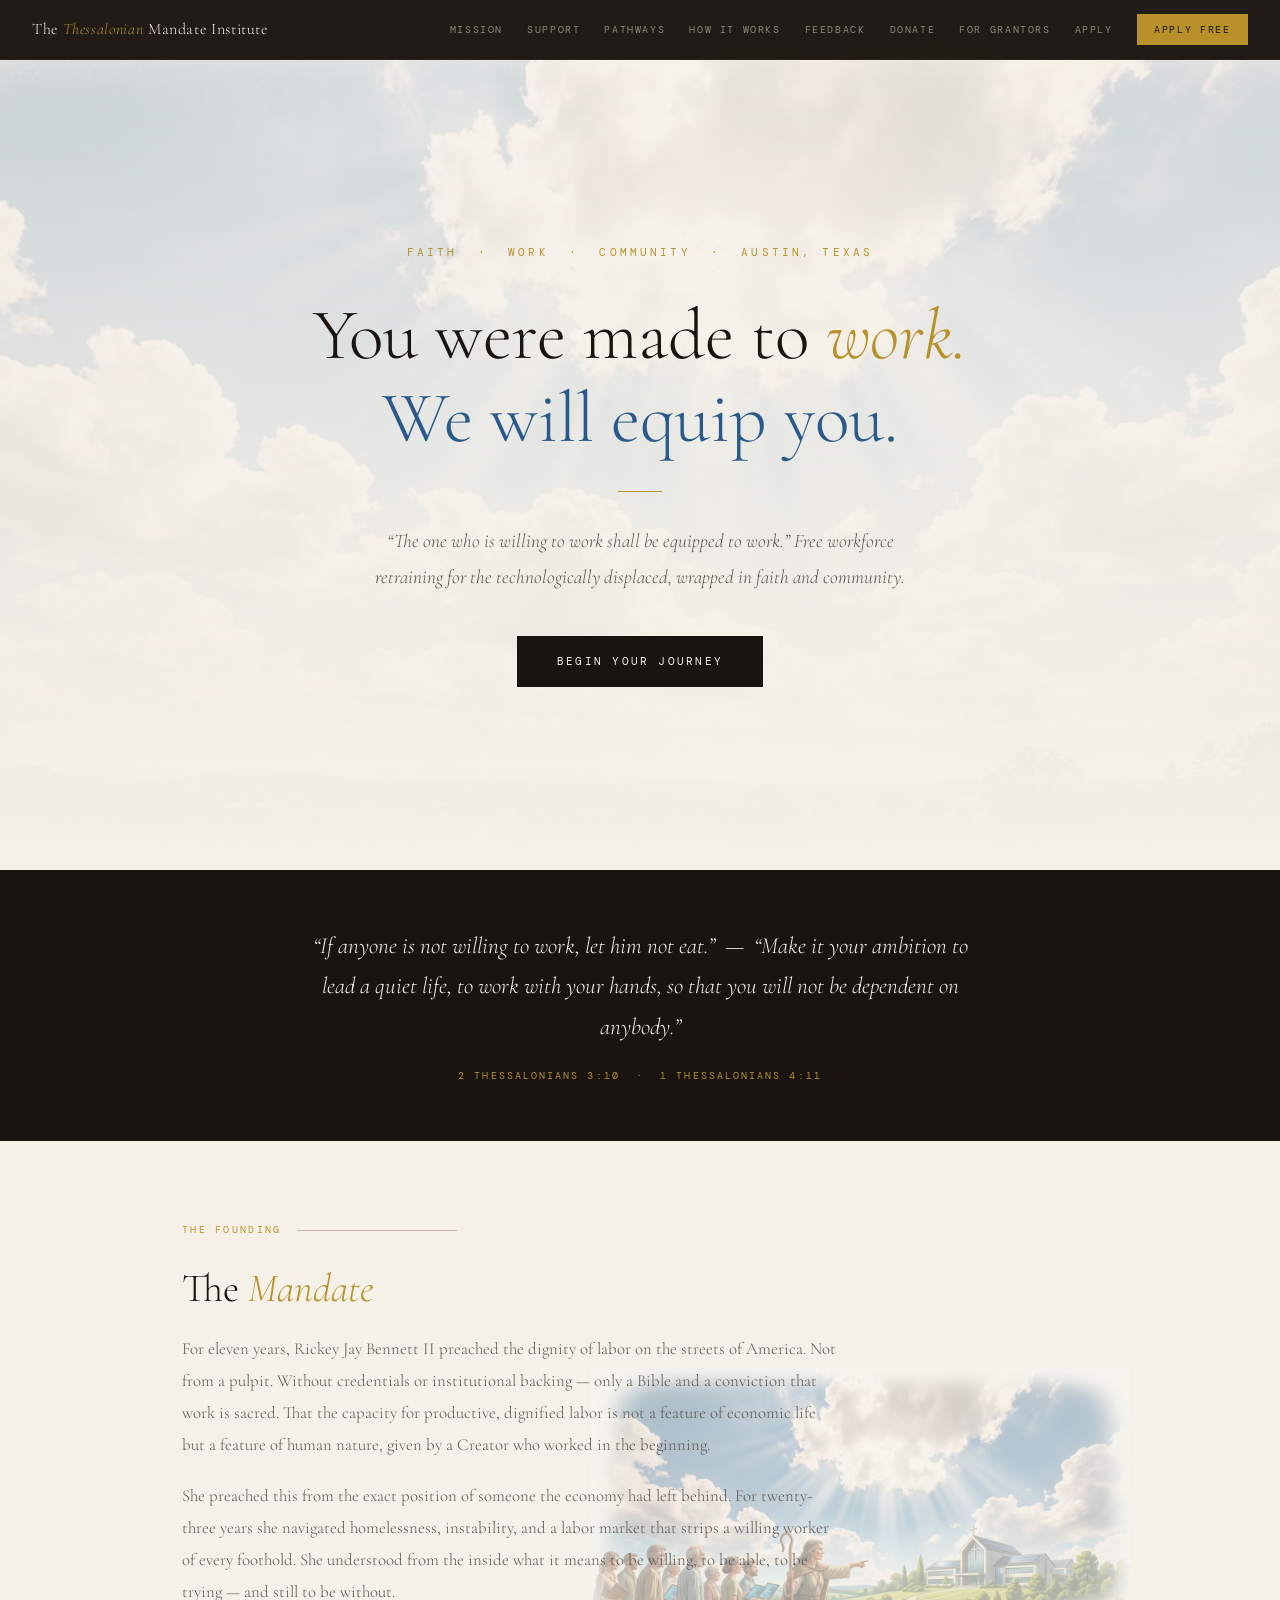
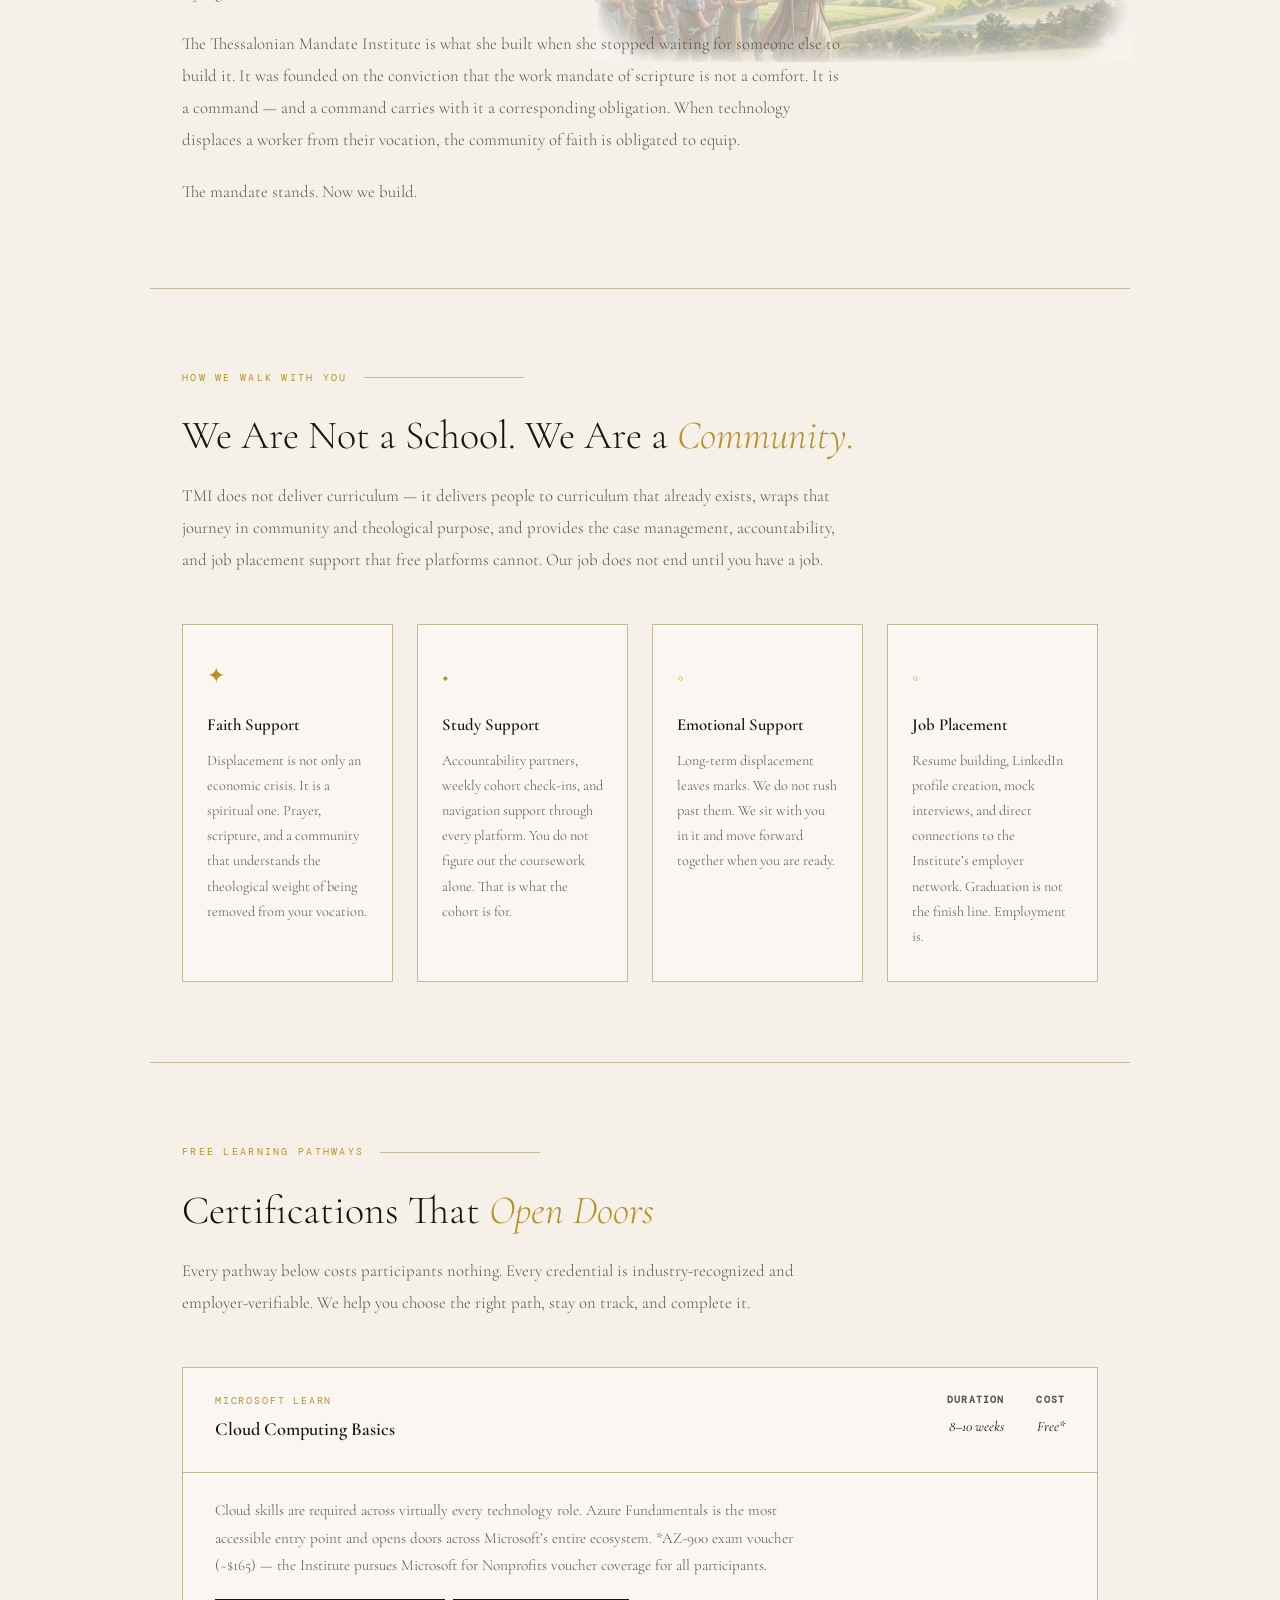
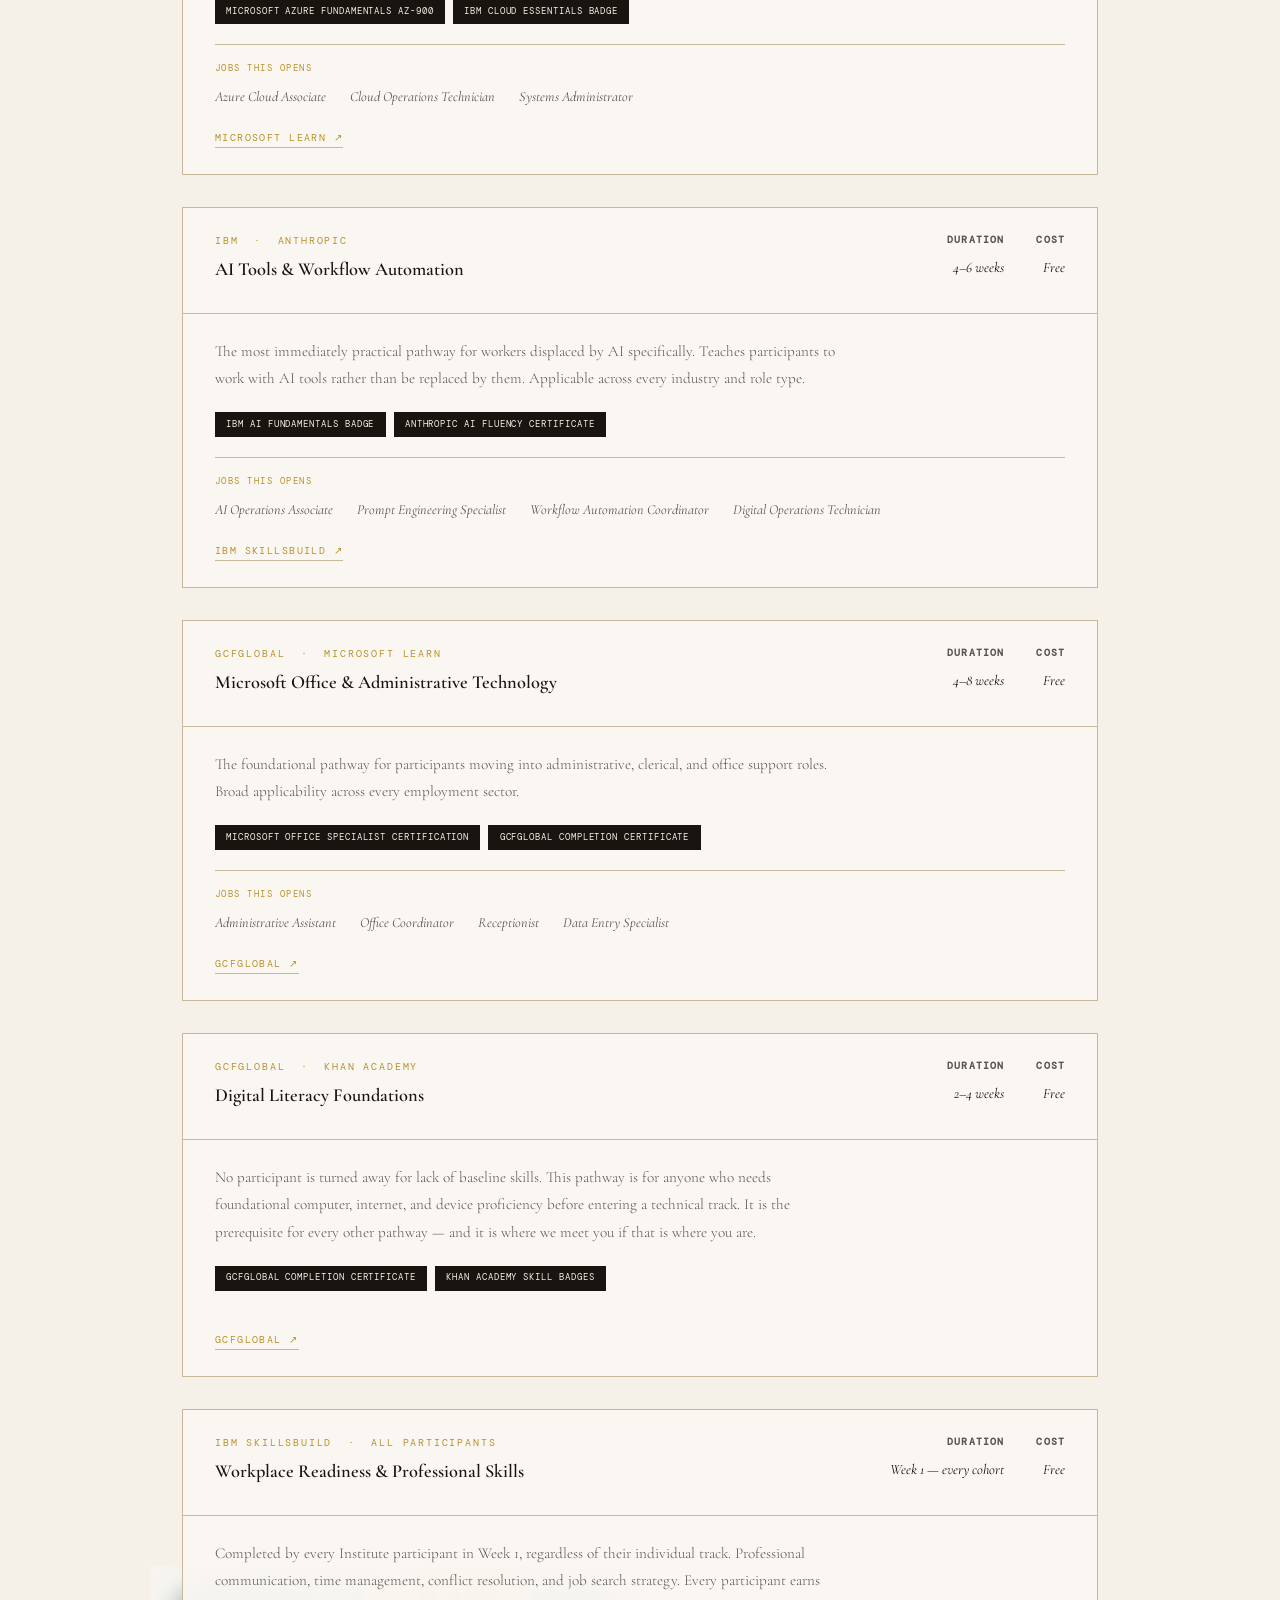
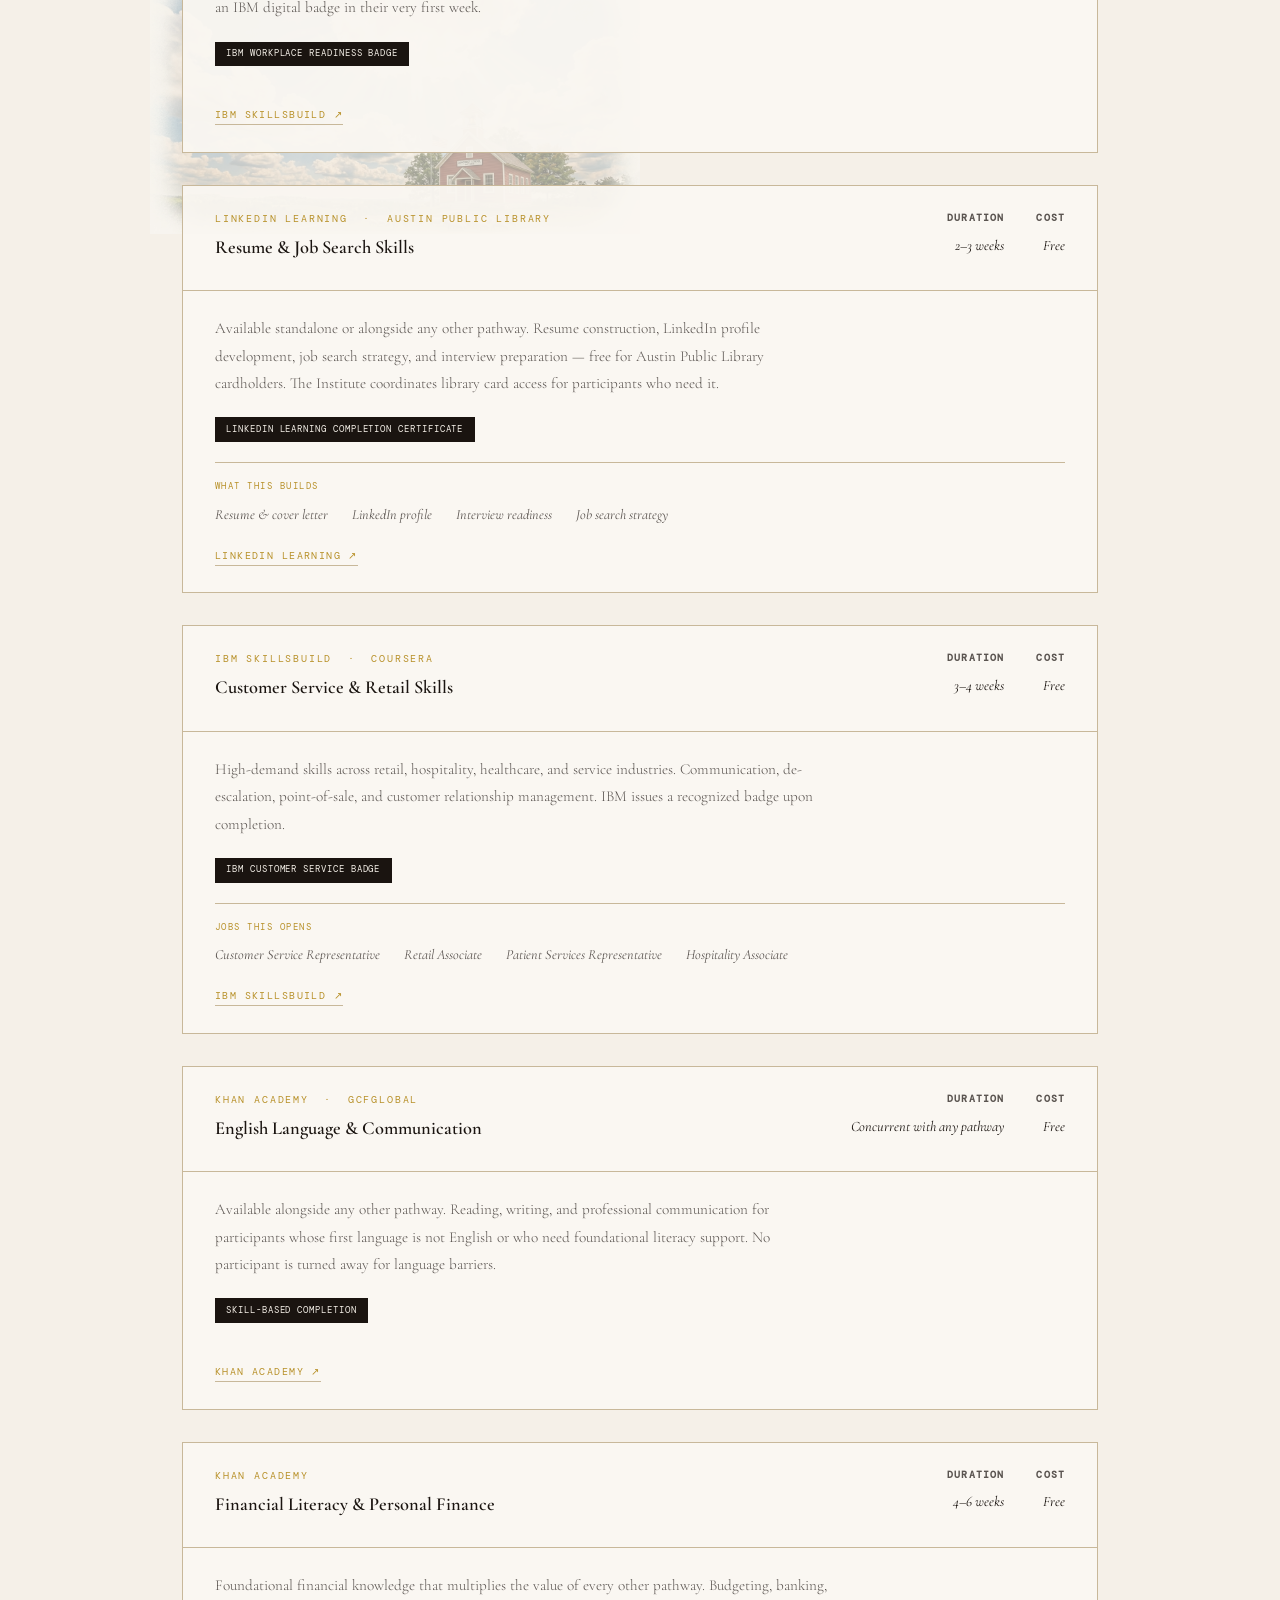
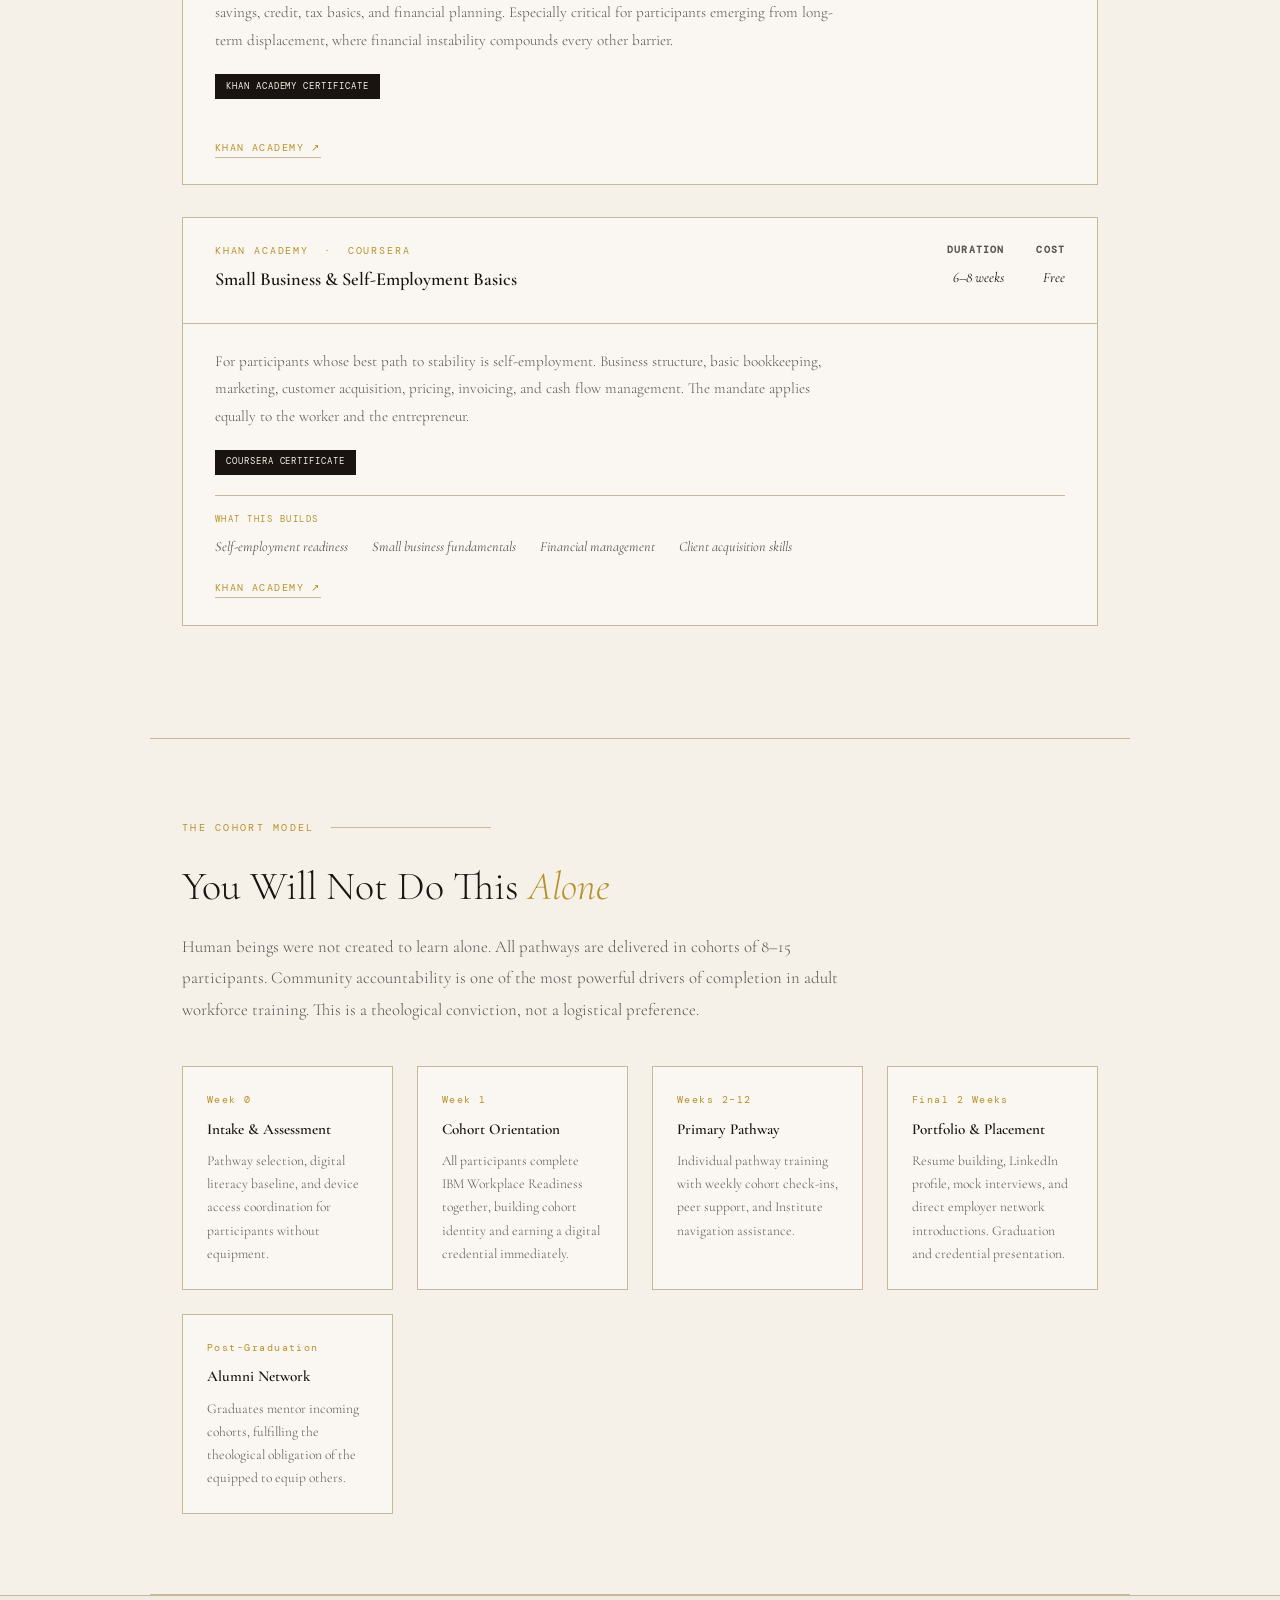
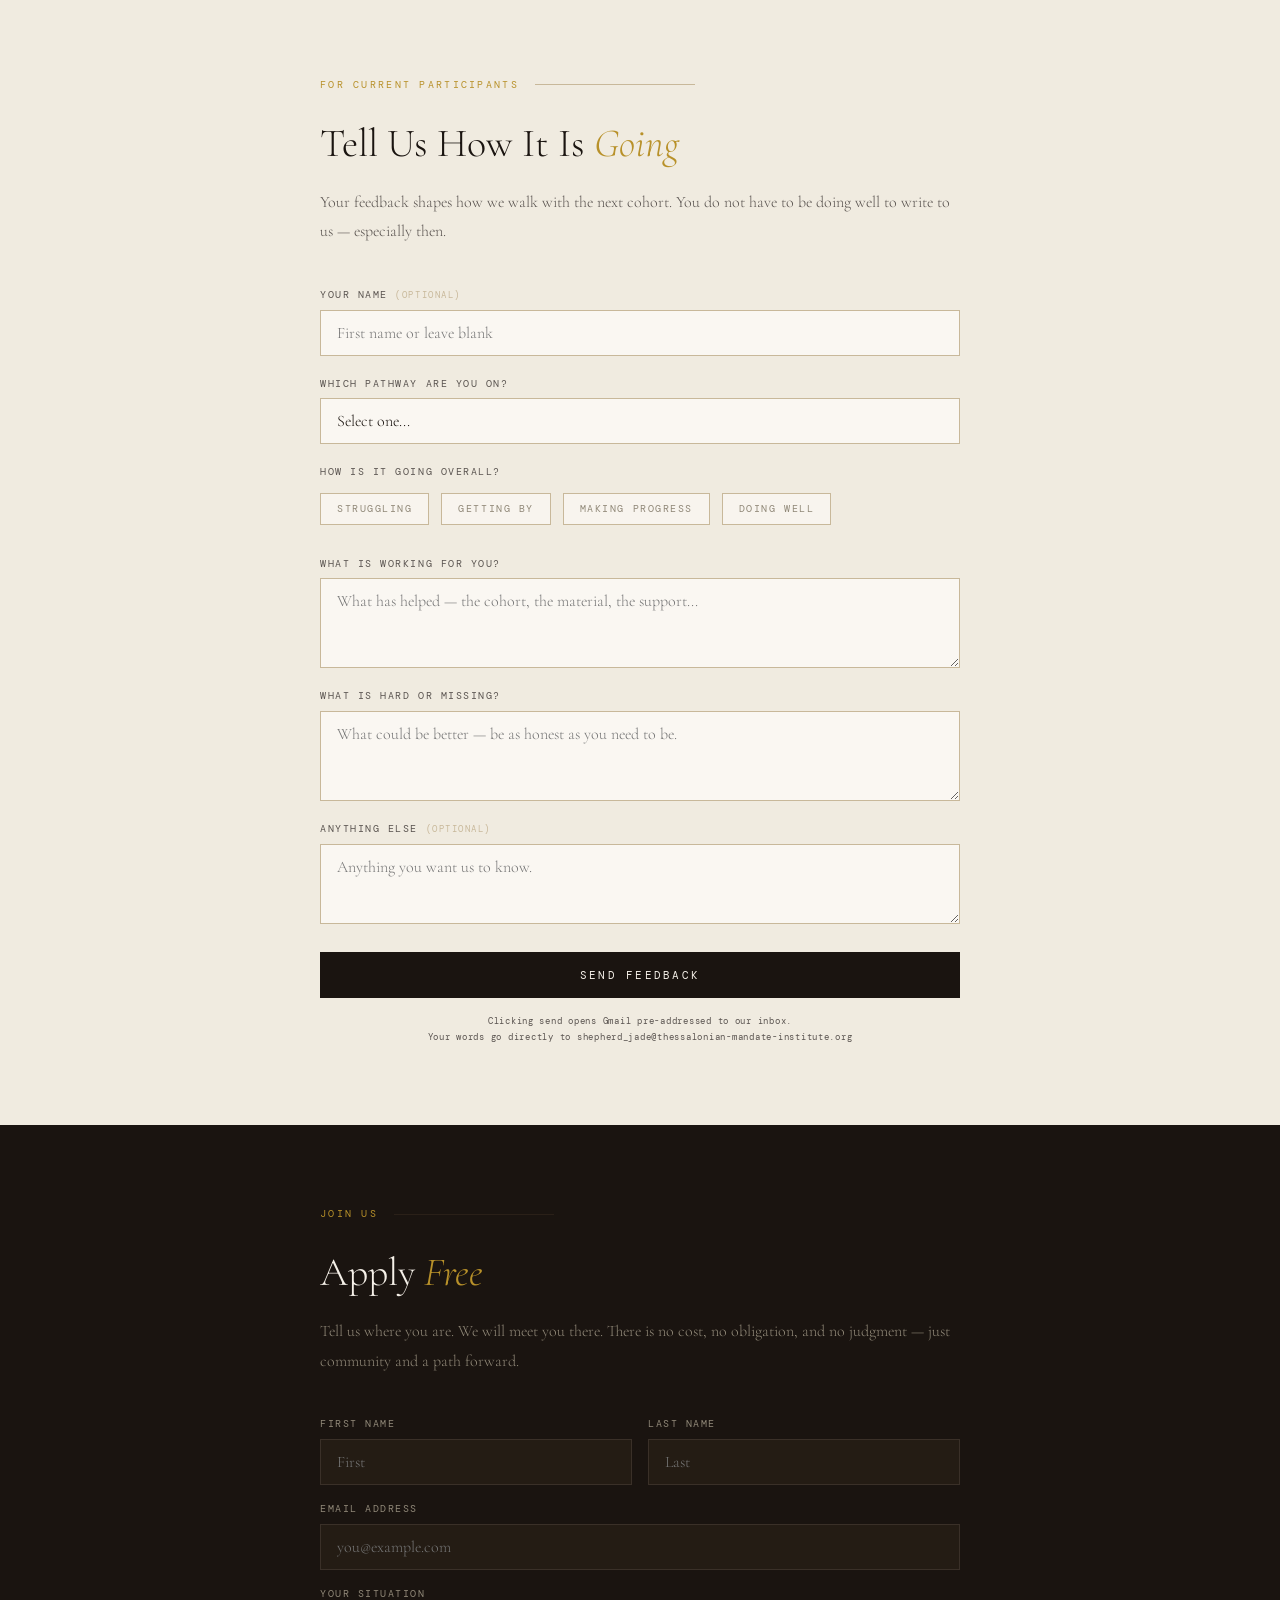
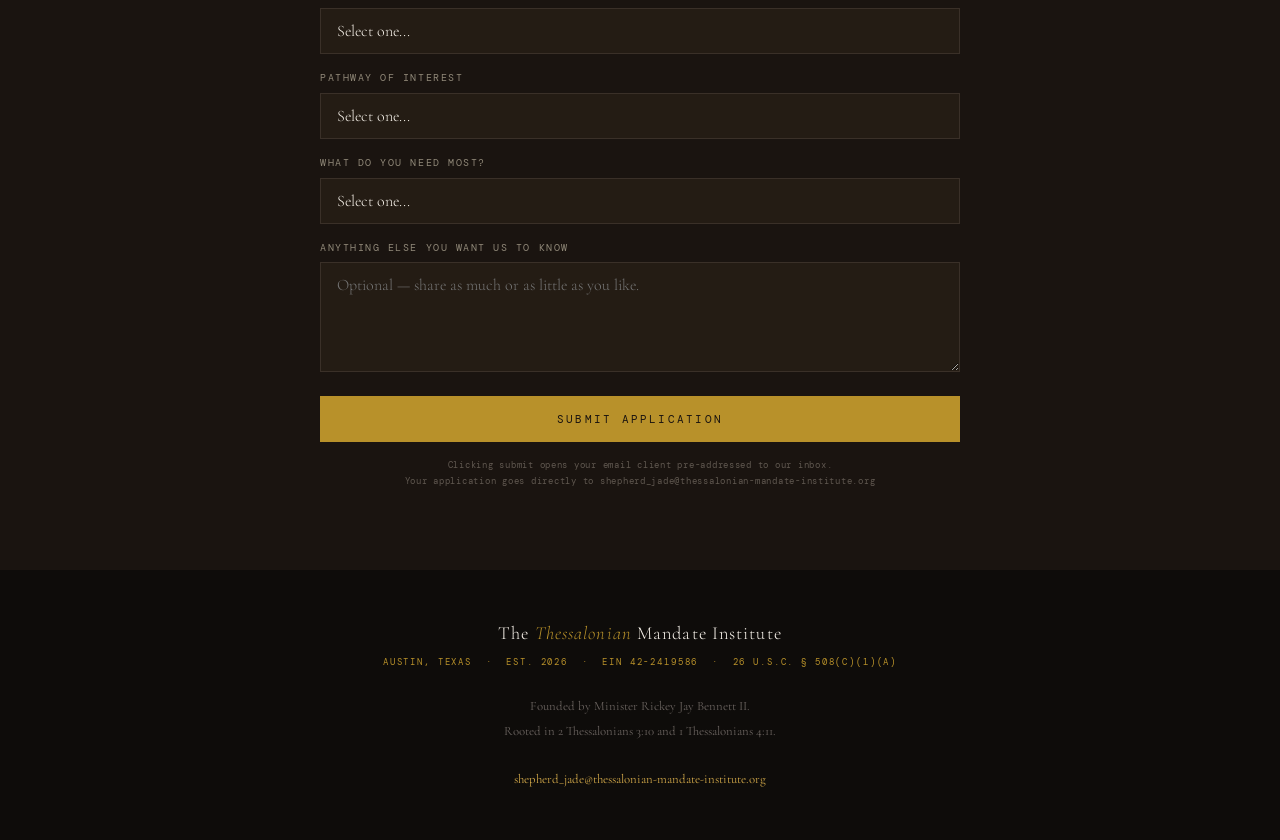
<file: index.html>
<!DOCTYPE html>
<html lang="en">
<head>
<meta charset="UTF-8">
<meta name="viewport" content="width=device-width, initial-scale=1.0">
<title>The Thessalonian Mandate Institute</title>
<link rel="preconnect" href="https://fonts.googleapis.com">
<link href="https://fonts.googleapis.com/css2?family=Cormorant+Garamond:ital,wght@0,300;0,400;0,600;1,300;1,400&family=DM+Mono:wght@300;400&display=swap" rel="stylesheet">
<link rel="stylesheet" href="style.css">
<link rel="canonical" href="https://thessalonian-mandate-institute.org/">
<style>
  :root {
    --ink: #1a1410;
    --parchment: #f5f0e8;
    --gold: #b8912a;
    --gold-light: #d4aa4a;
    --ash: #5a5450;
    --rule: #c8b89a;
    --white: #faf7f2;
    --sky-blue: #2a5a8c;
  }

  *, *::before, *::after { box-sizing: border-box; margin: 0; padding: 0; }
  html { scroll-behavior: smooth; }

  body {
    background: var(--parchment);
    color: var(--ink);
    font-family: 'Cormorant Garamond', Georgia, serif;
    font-size: 18px;
    line-height: 1.7;
    overflow-x: hidden;
  }

  .bg-fixed { position: relative; }

  .bg-fixed::before {
    content: '';
    position: fixed;
    inset: 0;
    background-image: url('sky.png');
    background-size: cover;
    background-position: center 30%;
    opacity: 0.21;
    z-index: 0;
    pointer-events: none;
  }

  nav, section, div, footer, header { position: relative; z-index: 1; }

  .section-shepherd {
    background-image: url('shepherd.png');
    background-attachment: fixed;
    background-size: 55%;
    background-position: right center;
    background-repeat: no-repeat;
  }

  .section-schoolhouse {
    background-image: url('schoolhouse.png');
    background-attachment: fixed;
    background-size: 50%;
    background-position: left center;
    background-repeat: no-repeat;
  }

  .section-shepherd::before,
  .section-schoolhouse::before {
    content: '';
    position: absolute;
    inset: 0;
    background: rgba(245,240,232,0.64);
    z-index: 0;
  }

  .section-shepherd > *, .section-schoolhouse > * { position: relative; z-index: 1; }

  nav {
    position: sticky;
    top: 0;
    background: rgba(26,20,16,0.97);
    display: flex;
    align-items: center;
    justify-content: space-between;
    padding: 0.85rem 2rem;
    gap: 1rem;
    flex-wrap: wrap;
    border-bottom: 1px solid #2a2018;
  }

  .nav-brand {
    font-family: 'Cormorant Garamond', serif;
    font-size: 1rem;
    font-weight: 300;
    color: var(--parchment);
    letter-spacing: 0.04em;
    text-decoration: none;
  }

  .nav-brand em { color: var(--gold); font-style: italic; }

  .nav-links { display: flex; gap: 1.5rem; flex-wrap: wrap; align-items: center; }

  .nav-links a {
    font-family: 'DM Mono', monospace;
    font-size: 0.63rem;
    letter-spacing: 0.16em;
    text-transform: uppercase;
    color: #908878;
    text-decoration: none;
    transition: color 0.2s;
  }

  .nav-links a:hover { color: var(--gold); }

  .nav-apply {
    font-family: 'DM Mono', monospace;
    font-size: 0.63rem;
    letter-spacing: 0.16em;
    text-transform: uppercase;
    background: var(--gold);
    color: var(--ink) !important;
    padding: 0.45rem 1.1rem;
    text-decoration: none;
    transition: background 0.2s;
  }

  .nav-apply:hover { background: var(--gold-light) !important; }

  .hero {
    min-height: 90vh;
    display: flex;
    flex-direction: column;
    align-items: center;
    justify-content: center;
    text-align: center;
    padding: 6rem 2rem;
    background: linear-gradient(to bottom, rgba(245,240,232,0.0) 0%, rgba(245,240,232,0.75) 70%, rgba(245,240,232,1) 100%);
  }

  .hero-eyebrow {
    font-family: 'DM Mono', monospace;
    font-size: 0.7rem;
    letter-spacing: 0.28em;
    text-transform: uppercase;
    color: var(--gold);
    margin-bottom: 2rem;
    animation: fadeUp 0.8s ease both;
  }

  .hero h1 {
    font-size: clamp(2.4rem, 6.5vw, 4.5rem);
    font-weight: 300;
    line-height: 1.15;
    color: var(--ink);
    animation: fadeUp 0.9s ease 0.1s both;
  }

  .hero h1 em { font-style: italic; color: var(--gold); }
  .hero h1 .line2 { color: var(--sky-blue); display: block; }

  .hero-rule { width: 44px; height: 1px; background: var(--gold); margin: 2rem auto; animation: fadeUp 1s ease 0.2s both; }

  .hero p {
    font-size: clamp(1rem, 2vw, 1.2rem);
    font-style: italic;
    font-weight: 300;
    color: var(--ash);
    max-width: 560px;
    margin: 0 auto 2.5rem;
    line-height: 1.85;
    animation: fadeUp 1s ease 0.3s both;
  }

  .hero-cta {
    display: inline-block;
    font-family: 'DM Mono', monospace;
    font-size: 0.7rem;
    letter-spacing: 0.2em;
    text-transform: uppercase;
    background: var(--ink);
    color: var(--parchment);
    padding: 1rem 2.5rem;
    text-decoration: none;
    transition: background 0.2s;
    animation: fadeUp 1s ease 0.4s both;
  }

  .hero-cta:hover { background: var(--gold); color: var(--ink); }

  .scripture-band {
    background: var(--ink);
    color: var(--parchment);
    text-align: center;
    padding: 3.5rem 2rem;
  }

  .scripture-band blockquote {
    font-size: clamp(1rem, 2.5vw, 1.45rem);
    font-style: italic;
    font-weight: 300;
    max-width: 680px;
    margin: 0 auto;
    line-height: 1.75;
  }

  .scripture-band cite {
    display: block;
    margin-top: 1.25rem;
    font-family: 'DM Mono', monospace;
    font-size: 0.65rem;
    letter-spacing: 0.2em;
    text-transform: uppercase;
    font-style: normal;
    color: var(--gold);
  }

  .section {
    max-width: 980px;
    margin: 0 auto;
    padding: 5rem 2rem;
    border-bottom: 1px solid var(--rule);
  }

  .section:last-of-type { border-bottom: none; }

  .section-label {
    font-family: 'DM Mono', monospace;
    font-size: 0.65rem;
    letter-spacing: 0.22em;
    text-transform: uppercase;
    color: var(--gold);
    margin-bottom: 1.5rem;
    display: flex;
    align-items: center;
    gap: 1rem;
  }

  .section-label::after { content: ''; flex: 1; height: 1px; background: var(--rule); max-width: 160px; }

  .section-title {
    font-size: clamp(1.5rem, 3.5vw, 2.5rem);
    font-weight: 300;
    line-height: 1.25;
    margin-bottom: 1.25rem;
  }

  .section-title em { color: var(--gold); font-style: italic; }

  .body-text { color: var(--ash); font-size: 1.05rem; line-height: 1.9; font-weight: 300; max-width: 660px; }

  .pillars {
    display: grid;
    grid-template-columns: repeat(auto-fit, minmax(200px, 1fr));
    gap: 1.5rem;
    margin-top: 3rem;
  }

  .pillar {
    padding: 2rem 1.5rem;
    border: 1px solid var(--rule);
    background: rgba(250,247,242,0.92);
    transition: border-color 0.2s, transform 0.2s;
  }

  .pillar:hover { border-color: var(--gold); transform: translateY(-3px); }
  .pillar-icon { font-size: 1.4rem; color: var(--gold); display: block; margin-bottom: 1rem; }
  .pillar h3 { font-size: 1.05rem; font-weight: 600; margin-bottom: 0.5rem; }
  .pillar p { font-size: 0.9rem; color: var(--ash); font-weight: 300; line-height: 1.75; }

  /* PATHWAY CARDS */
  .pathway {
    border: 1px solid var(--rule);
    background: rgba(250,247,242,0.95);
    margin-bottom: 2rem;
    overflow: hidden;
  }

  .pathway-header {
    display: flex;
    align-items: flex-start;
    justify-content: space-between;
    padding: 1.5rem 2rem;
    border-bottom: 1px solid var(--rule);
    flex-wrap: wrap;
    gap: 1rem;
  }

  .pathway-provider {
    font-family: 'DM Mono', monospace;
    font-size: 0.63rem;
    letter-spacing: 0.18em;
    text-transform: uppercase;
    color: var(--gold);
    margin-bottom: 0.3rem;
  }

  .pathway-header h3 { font-size: 1.15rem; font-weight: 600; margin-bottom: 0.2rem; }

  .pathway-meta-row {
    display: flex;
    gap: 2rem;
    flex-wrap: wrap;
  }

  .pathway-meta {
    text-align: right;
  }

  .pathway-meta strong {
    display: block;
    font-family: 'DM Mono', monospace;
    font-size: 0.6rem;
    letter-spacing: 0.12em;
    text-transform: uppercase;
    color: var(--ash);
    margin-bottom: 0.15rem;
  }

  .pathway-meta span {
    font-size: 0.9rem;
    color: var(--ink);
    font-style: italic;
  }

  .pathway-body { padding: 1.5rem 2rem; }

  .pathway-desc {
    font-size: 0.95rem;
    color: var(--ash);
    font-weight: 300;
    line-height: 1.8;
    margin-bottom: 1.25rem;
    max-width: 620px;
  }

  .certs-list { display: flex; flex-wrap: wrap; gap: 0.5rem; margin-bottom: 1.25rem; }

  .cert-tag {
    font-family: 'DM Mono', monospace;
    font-size: 0.58rem;
    letter-spacing: 0.1em;
    text-transform: uppercase;
    background: var(--ink);
    color: var(--parchment);
    padding: 0.28rem 0.7rem;
  }

  .jobs-row { border-top: 1px solid var(--rule); padding-top: 1rem; margin-top: 0.25rem; }

  .jobs-label {
    font-family: 'DM Mono', monospace;
    font-size: 0.58rem;
    letter-spacing: 0.16em;
    text-transform: uppercase;
    color: var(--gold);
    margin-bottom: 0.5rem;
  }

  .jobs-list { display: flex; flex-wrap: wrap; gap: 0.4rem 1.5rem; }
  .jobs-list span { font-size: 0.88rem; color: var(--ash); font-style: italic; }

  .pathway-link {
    display: inline-block;
    margin-top: 1.25rem;
    font-family: 'DM Mono', monospace;
    font-size: 0.63rem;
    letter-spacing: 0.14em;
    text-transform: uppercase;
    color: var(--gold);
    text-decoration: none;
    border-bottom: 1px solid var(--rule);
    padding-bottom: 1px;
    transition: color 0.2s, border-color 0.2s;
  }

  .pathway-link:hover { color: var(--ink); border-color: var(--ink); }

  /* COHORT MODEL */
  .cohort-steps {
    display: grid;
    grid-template-columns: repeat(auto-fit, minmax(180px, 1fr));
    gap: 1.5rem;
    margin-top: 2.5rem;
  }

  .cohort-step {
    padding: 1.5rem;
    border: 1px solid var(--rule);
    background: rgba(250,247,242,0.92);
  }

  .step-num {
    font-family: 'DM Mono', monospace;
    font-size: 0.65rem;
    letter-spacing: 0.14em;
    color: var(--gold);
    margin-bottom: 0.5rem;
  }

  .cohort-step h4 { font-size: 0.95rem; font-weight: 600; margin-bottom: 0.4rem; }
  .cohort-step p { font-size: 0.85rem; color: var(--ash); font-weight: 300; line-height: 1.7; }

  /* FEEDBACK */
  .feedback-section { background: #f0ebe0; padding: 5rem 2rem; border-top: 1px solid var(--rule); }
  .feedback-inner { max-width: 640px; margin: 0 auto; }

  .feedback-rating {
    display: flex;
    gap: 0.75rem;
    flex-wrap: wrap;
    margin-bottom: 0.25rem;
  }

  .feedback-rating input[type="radio"] { display: none; }

  .feedback-rating label {
    font-family: 'DM Mono', monospace;
    font-size: 0.63rem;
    letter-spacing: 0.12em;
    text-transform: uppercase;
    border: 1px solid var(--rule);
    padding: 0.45rem 1rem;
    cursor: pointer;
    color: var(--ash);
    background: rgba(250,247,242,0.8);
    transition: border-color 0.2s, color 0.2s, background 0.2s;
  }

  .feedback-rating input[type="radio"]:checked + label {
    border-color: var(--gold);
    color: var(--ink);
    background: var(--parchment);
  }

  .feedback-rating label:hover { border-color: var(--gold-light); color: var(--ink); }

  /* CONTACT */
  .contact-section { background: var(--ink); padding: 5rem 2rem; }
  .contact-inner { max-width: 640px; margin: 0 auto; }
  .contact-inner .section-label { color: var(--gold); }
  .contact-inner .section-label::after { background: #2a2018; }
  .contact-inner .section-title { color: var(--parchment); }

  .contact-intro {
    color: #908878;
    font-size: 1rem;
    font-weight: 300;
    line-height: 1.85;
    margin-bottom: 2.5rem;
  }

  .form-row { display: grid; grid-template-columns: 1fr 1fr; gap: 1rem; }

  .form-group { display: flex; flex-direction: column; margin-bottom: 1rem; }

  .form-group label {
    font-family: 'DM Mono', monospace;
    font-size: 0.6rem;
    letter-spacing: 0.16em;
    text-transform: uppercase;
    color: #908878;
    margin-bottom: 0.4rem;
  }

  .form-group input,
  .form-group select,
  .form-group textarea {
    background: #241c14;
    border: 1px solid #3a3028;
    color: var(--parchment);
    font-family: 'Cormorant Garamond', serif;
    font-size: 1rem;
    font-weight: 300;
    padding: 0.75rem 1rem;
    outline: none;
    transition: border-color 0.2s;
    -webkit-appearance: none;
    border-radius: 0;
  }

  .form-group input:focus,
  .form-group select:focus,
  .form-group textarea:focus { border-color: var(--gold); }

  .form-group select option { background: #241c14; }
  .form-group textarea { resize: vertical; min-height: 110px; }

  .form-submit {
    font-family: 'DM Mono', monospace;
    font-size: 0.7rem;
    letter-spacing: 0.2em;
    text-transform: uppercase;
    background: var(--gold);
    color: var(--ink);
    border: none;
    padding: 1rem 2.5rem;
    cursor: pointer;
    transition: background 0.2s;
    margin-top: 0.5rem;
    border-radius: 0;
    width: 100%;
  }

  .form-submit:hover { background: var(--gold-light); }

  .form-notice {
    font-family: 'DM Mono', monospace;
    font-size: 0.58rem;
    letter-spacing: 0.08em;
    color: #605850;
    margin-top: 1rem;
    line-height: 1.7;
    text-align: center;
  }

  /* FOOTER */
  footer { background: #0e0c0a; color: #6b6460; text-align: center; padding: 3rem 2rem; }

  .footer-name {
    font-family: 'Cormorant Garamond', serif;
    font-size: 1.15rem;
    font-weight: 300;
    letter-spacing: 0.06em;
    color: var(--parchment);
    margin-bottom: 0.35rem;
  }

  .footer-name em { color: var(--gold); font-style: italic; }

  .footer-mono {
    font-family: 'DM Mono', monospace;
    font-size: 0.58rem;
    letter-spacing: 0.2em;
    text-transform: uppercase;
    color: var(--gold);
    margin-bottom: 1.5rem;
  }

  footer p { font-size: 0.8rem; line-height: 1.9; }
  footer a { color: var(--gold-light); text-decoration: none; }
  footer a:hover { color: var(--parchment); }

  @keyframes fadeUp {
    from { opacity: 0; transform: translateY(20px); }
    to   { opacity: 1; transform: translateY(0); }
  }

  .fade-up { opacity: 0; transform: translateY(18px); transition: opacity 0.7s ease, transform 0.7s ease; }
  .fade-up.visible { opacity: 1; transform: translateY(0); }

  @media (max-width: 680px) {
    .form-row { grid-template-columns: 1fr; }
    .pillars { grid-template-columns: 1fr 1fr; }
    .pathway-header { flex-direction: column; }
    .pathway-meta { text-align: left; }
    .cohort-steps { grid-template-columns: 1fr 1fr; }
  }

  @media (max-width: 440px) {
    .pillars { grid-template-columns: 1fr; }
    .cohort-steps { grid-template-columns: 1fr; }
  }
</style>
</head>
<body class="bg-fixed">

<nav>
  <a href="#" class="nav-brand">The <em>Thessalonian</em> Mandate Institute</a>
  <div class="nav-links">
    <a href="#mission">Mission</a>
    <a href="#support">Support</a>
    <a href="#pathways">Pathways</a>
    <a href="#model">How It Works</a>
    <a href="#feedback">Feedback</a>
    <a href="donors.html">Donate</a>
    <a href="grantors.html">For Grantors</a>
    <a href="#apply">Apply</a>
    <a href="#apply" class="nav-apply">Apply Free</a>
  </div>
</nav>

<header class="hero">
  <div class="hero-eyebrow">Faith &nbsp;&#183;&nbsp; Work &nbsp;&#183;&nbsp; Community &nbsp;&#183;&nbsp; Austin, Texas</div>
  <h1>
    You were made to <em>work.</em>
    <span class="line2">We will equip you.</span>
  </h1>
  <div class="hero-rule"></div>
  <p>&#8220;The one who is willing to work shall be equipped to work.&#8221; Free workforce retraining for the technologically displaced, wrapped in faith and community.</p>
  <a href="#apply" class="hero-cta">Begin Your Journey</a>
</header>

<div class="scripture-band">
  <blockquote>
    &#8220;If anyone is not willing to work, let him not eat.&#8221; &nbsp;&#8212;&nbsp; &#8220;Make it your ambition to lead a quiet life, to work with your hands, so that you will not be dependent on anybody.&#8221;
  </blockquote>
  <cite>2 Thessalonians 3:10 &nbsp;&#183;&nbsp; 1 Thessalonians 4:11</cite>
</div>

<!-- MISSION -->
<div class="section section-shepherd fade-up" id="mission">
  <div class="section-label">The Founding</div>
  <h2 class="section-title">The <em>Mandate</em></h2>
  <p class="body-text">
    For eleven years, Rickey Jay Bennett II preached the dignity of labor on the streets of America. Not from a pulpit. Without credentials or institutional backing &#8212; only a Bible and a conviction that work is sacred. That the capacity for productive, dignified labor is not a feature of economic life but a feature of human nature, given by a Creator who worked in the beginning.
  </p>
  <p class="body-text" style="margin-top:1.25rem;">
    She preached this from the exact position of someone the economy had left behind. For twenty-three years she navigated homelessness, instability, and a labor market that strips a willing worker of every foothold. She understood from the inside what it means to be willing, to be able, to be trying &#8212; and still to be without.
  </p>
  <p class="body-text" style="margin-top:1.25rem;">
    The Thessalonian Mandate Institute is what she built when she stopped waiting for someone else to build it. It was founded on the conviction that the work mandate of scripture is not a comfort. It is a command &#8212; and a command carries with it a corresponding obligation. When technology displaces a worker from their vocation, the community of faith is obligated to equip.
  </p>
  <p class="body-text" style="margin-top:1.25rem;">
    The mandate stands. Now we build.
  </p>
</div>

<!-- SUPPORT PILLARS -->
<div class="section fade-up" id="support">
  <div class="section-label">How We Walk With You</div>
  <h2 class="section-title">We Are Not a School. We Are a <em>Community.</em></h2>
  <p class="body-text">
    TMI does not deliver curriculum &#8212; it delivers people to curriculum that already exists, wraps that journey in community and theological purpose, and provides the case management, accountability, and job placement support that free platforms cannot. Our job does not end until you have a job.
  </p>
  <div class="pillars">
    <div class="pillar">
      <span class="pillar-icon">&#10022;</span>
      <h3>Faith Support</h3>
      <p>Displacement is not only an economic crisis. It is a spiritual one. Prayer, scripture, and a community that understands the theological weight of being removed from your vocation.</p>
    </div>
    <div class="pillar">
      <span class="pillar-icon">&#9670;</span>
      <h3>Study Support</h3>
      <p>Accountability partners, weekly cohort check-ins, and navigation support through every platform. You do not figure out the coursework alone. That is what the cohort is for.</p>
    </div>
    <div class="pillar">
      <span class="pillar-icon">&#9671;</span>
      <h3>Emotional Support</h3>
      <p>Long-term displacement leaves marks. We do not rush past them. We sit with you in it and move forward together when you are ready.</p>
    </div>
    <div class="pillar">
      <span class="pillar-icon">&#9633;</span>
      <h3>Job Placement</h3>
      <p>Resume building, LinkedIn profile creation, mock interviews, and direct connections to the Institute&#8217;s employer network. Graduation is not the finish line. Employment is.</p>
    </div>
  </div>
</div>

<!-- PATHWAYS -->
<div class="section section-schoolhouse fade-up" id="pathways">
  <div class="section-label">Free Learning Pathways</div>
  <h2 class="section-title">Certifications That <em>Open Doors</em></h2>
  <p class="body-text">
    Every pathway below costs participants nothing. Every credential is industry-recognized and employer-verifiable. We help you choose the right path, stay on track, and complete it.
  </p>

  <div class="pathway" style="margin-top:3rem;">
    <div class="pathway-header">
      <div>
        <div class="pathway-provider">Microsoft Learn</div>
        <h3>Cloud Computing Basics</h3>
      </div>
      <div class="pathway-meta-row">
        <div class="pathway-meta"><strong>Duration</strong><span>8&#8211;10 weeks</span></div>
        <div class="pathway-meta"><strong>Cost</strong><span>Free*</span></div>
      </div>
    </div>
    <div class="pathway-body">
      <p class="pathway-desc">Cloud skills are required across virtually every technology role. Azure Fundamentals is the most accessible entry point and opens doors across Microsoft&#8217;s entire ecosystem. *AZ-900 exam voucher (~$165) &#8212; the Institute pursues Microsoft for Nonprofits voucher coverage for all participants.</p>
      <div class="certs-list">
        <span class="cert-tag">Microsoft Azure Fundamentals AZ-900</span>
        <span class="cert-tag">IBM Cloud Essentials Badge</span>
      </div>
      <div class="jobs-row">
        <div class="jobs-label">Jobs This Opens</div>
        <div class="jobs-list">
          <span>Azure Cloud Associate</span>
          <span>Cloud Operations Technician</span>
          <span>Systems Administrator</span>
        </div>
      </div>
      <a href="https://learn.microsoft.com" target="_blank" rel="noopener" class="pathway-link">Microsoft Learn &#8599;</a>
    </div>
  </div>

  <div class="pathway">
    <div class="pathway-header">
      <div>
        <div class="pathway-provider">IBM &nbsp;&#183;&nbsp; Anthropic</div>
        <h3>AI Tools &amp; Workflow Automation</h3>
      </div>
      <div class="pathway-meta-row">
        <div class="pathway-meta"><strong>Duration</strong><span>4&#8211;6 weeks</span></div>
        <div class="pathway-meta"><strong>Cost</strong><span>Free</span></div>
      </div>
    </div>
    <div class="pathway-body">
      <p class="pathway-desc">The most immediately practical pathway for workers displaced by AI specifically. Teaches participants to work with AI tools rather than be replaced by them. Applicable across every industry and role type.</p>
      <div class="certs-list">
        <span class="cert-tag">IBM AI Fundamentals Badge</span>
        <span class="cert-tag">Anthropic AI Fluency Certificate</span>
      </div>
      <div class="jobs-row">
        <div class="jobs-label">Jobs This Opens</div>
        <div class="jobs-list">
          <span>AI Operations Associate</span>
          <span>Prompt Engineering Specialist</span>
          <span>Workflow Automation Coordinator</span>
          <span>Digital Operations Technician</span>
        </div>
      </div>
      <a href="https://skillsbuild.org" target="_blank" rel="noopener" class="pathway-link">IBM SkillsBuild &#8599;</a>
    </div>
  </div>

  <div class="pathway">
    <div class="pathway-header">
      <div>
        <div class="pathway-provider">GCFGlobal &nbsp;&#183;&nbsp; Microsoft Learn</div>
        <h3>Microsoft Office &amp; Administrative Technology</h3>
      </div>
      <div class="pathway-meta-row">
        <div class="pathway-meta"><strong>Duration</strong><span>4&#8211;8 weeks</span></div>
        <div class="pathway-meta"><strong>Cost</strong><span>Free</span></div>
      </div>
    </div>
    <div class="pathway-body">
      <p class="pathway-desc">The foundational pathway for participants moving into administrative, clerical, and office support roles. Broad applicability across every employment sector.</p>
      <div class="certs-list">
        <span class="cert-tag">Microsoft Office Specialist Certification</span>
        <span class="cert-tag">GCFGlobal Completion Certificate</span>
      </div>
      <div class="jobs-row">
        <div class="jobs-label">Jobs This Opens</div>
        <div class="jobs-list">
          <span>Administrative Assistant</span>
          <span>Office Coordinator</span>
          <span>Receptionist</span>
          <span>Data Entry Specialist</span>
        </div>
      </div>
      <a href="https://gcfglobal.org" target="_blank" rel="noopener" class="pathway-link">GCFGlobal &#8599;</a>
    </div>
  </div>

  <div class="pathway">
    <div class="pathway-header">
      <div>
        <div class="pathway-provider">GCFGlobal &nbsp;&#183;&nbsp; Khan Academy</div>
        <h3>Digital Literacy Foundations</h3>
      </div>
      <div class="pathway-meta-row">
        <div class="pathway-meta"><strong>Duration</strong><span>2&#8211;4 weeks</span></div>
        <div class="pathway-meta"><strong>Cost</strong><span>Free</span></div>
      </div>
    </div>
    <div class="pathway-body">
      <p class="pathway-desc">No participant is turned away for lack of baseline skills. This pathway is for anyone who needs foundational computer, internet, and device proficiency before entering a technical track. It is the prerequisite for every other pathway &#8212; and it is where we meet you if that is where you are.</p>
      <div class="certs-list">
        <span class="cert-tag">GCFGlobal Completion Certificate</span>
        <span class="cert-tag">Khan Academy Skill Badges</span>
      </div>
      <a href="https://gcfglobal.org" target="_blank" rel="noopener" class="pathway-link">GCFGlobal &#8599;</a>
    </div>
  </div>

  <div class="pathway">
    <div class="pathway-header">
      <div>
        <div class="pathway-provider">IBM SkillsBuild &nbsp;&#183;&nbsp; All Participants</div>
        <h3>Workplace Readiness &amp; Professional Skills</h3>
      </div>
      <div class="pathway-meta-row">
        <div class="pathway-meta"><strong>Duration</strong><span>Week 1 &#8212; every cohort</span></div>
        <div class="pathway-meta"><strong>Cost</strong><span>Free</span></div>
      </div>
    </div>
    <div class="pathway-body">
      <p class="pathway-desc">Completed by every Institute participant in Week 1, regardless of their individual track. Professional communication, time management, conflict resolution, and job search strategy. Every participant earns an IBM digital badge in their very first week.</p>
      <div class="certs-list">
        <span class="cert-tag">IBM Workplace Readiness Badge</span>
      </div>
      <a href="https://skillsbuild.org" target="_blank" rel="noopener" class="pathway-link">IBM SkillsBuild &#8599;</a>
    </div>
  </div>

  <div class="pathway">
    <div class="pathway-header">
      <div>
        <div class="pathway-provider">LinkedIn Learning &nbsp;&#183;&nbsp; Austin Public Library</div>
        <h3>Resume &amp; Job Search Skills</h3>
      </div>
      <div class="pathway-meta-row">
        <div class="pathway-meta"><strong>Duration</strong><span>2&#8211;3 weeks</span></div>
        <div class="pathway-meta"><strong>Cost</strong><span>Free</span></div>
      </div>
    </div>
    <div class="pathway-body">
      <p class="pathway-desc">Available standalone or alongside any other pathway. Resume construction, LinkedIn profile development, job search strategy, and interview preparation &#8212; free for Austin Public Library cardholders. The Institute coordinates library card access for participants who need it.</p>
      <div class="certs-list">
        <span class="cert-tag">LinkedIn Learning Completion Certificate</span>
      </div>
      <div class="jobs-row">
        <div class="jobs-label">What This Builds</div>
        <div class="jobs-list">
          <span>Resume &amp; cover letter</span>
          <span>LinkedIn profile</span>
          <span>Interview readiness</span>
          <span>Job search strategy</span>
        </div>
      </div>
      <a href="https://www.linkedin.com/learning" target="_blank" rel="noopener" class="pathway-link">LinkedIn Learning &#8599;</a>
    </div>
  </div>

  <div class="pathway">
    <div class="pathway-header">
      <div>
        <div class="pathway-provider">IBM SkillsBuild &nbsp;&#183;&nbsp; Coursera</div>
        <h3>Customer Service &amp; Retail Skills</h3>
      </div>
      <div class="pathway-meta-row">
        <div class="pathway-meta"><strong>Duration</strong><span>3&#8211;4 weeks</span></div>
        <div class="pathway-meta"><strong>Cost</strong><span>Free</span></div>
      </div>
    </div>
    <div class="pathway-body">
      <p class="pathway-desc">High-demand skills across retail, hospitality, healthcare, and service industries. Communication, de-escalation, point-of-sale, and customer relationship management. IBM issues a recognized badge upon completion.</p>
      <div class="certs-list">
        <span class="cert-tag">IBM Customer Service Badge</span>
      </div>
      <div class="jobs-row">
        <div class="jobs-label">Jobs This Opens</div>
        <div class="jobs-list">
          <span>Customer Service Representative</span>
          <span>Retail Associate</span>
          <span>Patient Services Representative</span>
          <span>Hospitality Associate</span>
        </div>
      </div>
      <a href="https://skillsbuild.org" target="_blank" rel="noopener" class="pathway-link">IBM SkillsBuild &#8599;</a>
    </div>
  </div>

  <div class="pathway">
    <div class="pathway-header">
      <div>
        <div class="pathway-provider">Khan Academy &nbsp;&#183;&nbsp; GCFGlobal</div>
        <h3>English Language &amp; Communication</h3>
      </div>
      <div class="pathway-meta-row">
        <div class="pathway-meta"><strong>Duration</strong><span>Concurrent with any pathway</span></div>
        <div class="pathway-meta"><strong>Cost</strong><span>Free</span></div>
      </div>
    </div>
    <div class="pathway-body">
      <p class="pathway-desc">Available alongside any other pathway. Reading, writing, and professional communication for participants whose first language is not English or who need foundational literacy support. No participant is turned away for language barriers.</p>
      <div class="certs-list">
        <span class="cert-tag">Skill-Based Completion</span>
      </div>
      <a href="https://www.khanacademy.org" target="_blank" rel="noopener" class="pathway-link">Khan Academy &#8599;</a>
    </div>
  </div>

  <div class="pathway">
    <div class="pathway-header">
      <div>
        <div class="pathway-provider">Khan Academy</div>
        <h3>Financial Literacy &amp; Personal Finance</h3>
      </div>
      <div class="pathway-meta-row">
        <div class="pathway-meta"><strong>Duration</strong><span>4&#8211;6 weeks</span></div>
        <div class="pathway-meta"><strong>Cost</strong><span>Free</span></div>
      </div>
    </div>
    <div class="pathway-body">
      <p class="pathway-desc">Foundational financial knowledge that multiplies the value of every other pathway. Budgeting, banking, savings, credit, tax basics, and financial planning. Especially critical for participants emerging from long-term displacement, where financial instability compounds every other barrier.</p>
      <div class="certs-list">
        <span class="cert-tag">Khan Academy Certificate</span>
      </div>
      <a href="https://www.khanacademy.org" target="_blank" rel="noopener" class="pathway-link">Khan Academy &#8599;</a>
    </div>
  </div>

  <div class="pathway">
    <div class="pathway-header">
      <div>
        <div class="pathway-provider">Khan Academy &nbsp;&#183;&nbsp; Coursera</div>
        <h3>Small Business &amp; Self-Employment Basics</h3>
      </div>
      <div class="pathway-meta-row">
        <div class="pathway-meta"><strong>Duration</strong><span>6&#8211;8 weeks</span></div>
        <div class="pathway-meta"><strong>Cost</strong><span>Free</span></div>
      </div>
    </div>
    <div class="pathway-body">
      <p class="pathway-desc">For participants whose best path to stability is self-employment. Business structure, basic bookkeeping, marketing, customer acquisition, pricing, invoicing, and cash flow management. The mandate applies equally to the worker and the entrepreneur.</p>
      <div class="certs-list">
        <span class="cert-tag">Coursera Certificate</span>
      </div>
      <div class="jobs-row">
        <div class="jobs-label">What This Builds</div>
        <div class="jobs-list">
          <span>Self-employment readiness</span>
          <span>Small business fundamentals</span>
          <span>Financial management</span>
          <span>Client acquisition skills</span>
        </div>
      </div>
      <a href="https://www.khanacademy.org" target="_blank" rel="noopener" class="pathway-link">Khan Academy &#8599;</a>
    </div>
  </div>

</div>

<!-- HOW IT WORKS -->
<div class="section fade-up" id="model">
  <div class="section-label">The Cohort Model</div>
  <h2 class="section-title">You Will Not Do This <em>Alone</em></h2>
  <p class="body-text">Human beings were not created to learn alone. All pathways are delivered in cohorts of 8&#8211;15 participants. Community accountability is one of the most powerful drivers of completion in adult workforce training. This is a theological conviction, not a logistical preference.</p>
  <div class="cohort-steps">
    <div class="cohort-step">
      <div class="step-num">Week 0</div>
      <h4>Intake &amp; Assessment</h4>
      <p>Pathway selection, digital literacy baseline, and device access coordination for participants without equipment.</p>
    </div>
    <div class="cohort-step">
      <div class="step-num">Week 1</div>
      <h4>Cohort Orientation</h4>
      <p>All participants complete IBM Workplace Readiness together, building cohort identity and earning a digital credential immediately.</p>
    </div>
    <div class="cohort-step">
      <div class="step-num">Weeks 2&#8211;12</div>
      <h4>Primary Pathway</h4>
      <p>Individual pathway training with weekly cohort check-ins, peer support, and Institute navigation assistance.</p>
    </div>
    <div class="cohort-step">
      <div class="step-num">Final 2 Weeks</div>
      <h4>Portfolio &amp; Placement</h4>
      <p>Resume building, LinkedIn profile, mock interviews, and direct employer network introductions. Graduation and credential presentation.</p>
    </div>
    <div class="cohort-step">
      <div class="step-num">Post-Graduation</div>
      <h4>Alumni Network</h4>
      <p>Graduates mentor incoming cohorts, fulfilling the theological obligation of the equipped to equip others.</p>
    </div>
  </div>
</div>

<!-- FEEDBACK -->
<div class="feedback-section fade-up" id="feedback">
  <div class="feedback-inner">
    <div class="section-label">For Current Participants</div>
    <h2 class="section-title">Tell Us How It Is <em>Going</em></h2>
    <p class="contact-intro" style="color:var(--ash); font-size:1rem; font-weight:300; line-height:1.85; margin-bottom:2.5rem;">
      Your feedback shapes how we walk with the next cohort. You do not have to be doing well to write to us &#8212; especially then.
    </p>

    <div class="form-group" style="margin-bottom:1.25rem;">
      <label for="fb-name" style="font-family:'DM Mono',monospace;font-size:0.6rem;letter-spacing:0.16em;text-transform:uppercase;color:var(--ash);margin-bottom:0.4rem;display:block;">Your Name <span style="color:var(--rule);font-size:0.55rem;">(optional)</span></label>
      <input type="text" id="fb-name" placeholder="First name or leave blank" style="background:var(--white);border:1px solid var(--rule);color:var(--ink);font-family:'Cormorant Garamond',serif;font-size:1rem;font-weight:300;padding:0.75rem 1rem;outline:none;width:100%;border-radius:0;transition:border-color 0.2s;" onfocus="this.style.borderColor='var(--gold)'" onblur="this.style.borderColor='var(--rule)'">
    </div>

    <div class="form-group" style="margin-bottom:1.25rem;">
      <label for="fb-pathway" style="font-family:'DM Mono',monospace;font-size:0.6rem;letter-spacing:0.16em;text-transform:uppercase;color:var(--ash);margin-bottom:0.4rem;display:block;">Which Pathway Are You On?</label>
      <select id="fb-pathway" style="background:var(--white);border:1px solid var(--rule);color:var(--ink);font-family:'Cormorant Garamond',serif;font-size:1rem;font-weight:300;padding:0.75rem 1rem;outline:none;width:100%;border-radius:0;-webkit-appearance:none;transition:border-color 0.2s;" onfocus="this.style.borderColor='var(--gold)'" onblur="this.style.borderColor='var(--rule)'">
        <option value="">Select one...</option>
        <optgroup label="Technology">
          <option>Cloud Computing Basics</option>
          <option>AI Tools and Workflow Automation</option>
        </optgroup>
        <optgroup label="Administrative &amp; Foundational">
          <option>Microsoft Office and Administrative Technology</option>
          <option>Workplace Readiness and Professional Skills</option>
          <option>Resume and Job Search Skills</option>
          <option>Customer Service and Retail Skills</option>
          <option>Digital Literacy Foundations</option>
          <option>English Language and Communication</option>
        </optgroup>
        <optgroup label="Life &amp; Economic">
          <option>Financial Literacy and Personal Finance</option>
          <option>Small Business and Self-Employment Basics</option>
        </optgroup>
        <option>Not on a pathway yet</option>
      </select>
    </div>

    <div class="form-group" style="margin-bottom:1.25rem;">
      <label style="font-family:'DM Mono',monospace;font-size:0.6rem;letter-spacing:0.16em;text-transform:uppercase;color:var(--ash);margin-bottom:0.75rem;display:block;">How Is It Going Overall?</label>
      <div class="feedback-rating">
        <input type="radio" name="fb-rating" id="r1" value="Struggling">
        <label for="r1">Struggling</label>
        <input type="radio" name="fb-rating" id="r2" value="Getting by">
        <label for="r2">Getting By</label>
        <input type="radio" name="fb-rating" id="r3" value="Making progress">
        <label for="r3">Making Progress</label>
        <input type="radio" name="fb-rating" id="r4" value="Doing well">
        <label for="r4">Doing Well</label>
      </div>
    </div>

    <div class="form-group" style="margin-bottom:1.25rem;">
      <label for="fb-working" style="font-family:'DM Mono',monospace;font-size:0.6rem;letter-spacing:0.16em;text-transform:uppercase;color:var(--ash);margin-bottom:0.4rem;display:block;">What Is Working for You?</label>
      <textarea id="fb-working" placeholder="What has helped &#8212; the cohort, the material, the support..." style="background:var(--white);border:1px solid var(--rule);color:var(--ink);font-family:'Cormorant Garamond',serif;font-size:1rem;font-weight:300;padding:0.75rem 1rem;outline:none;width:100%;border-radius:0;resize:vertical;min-height:90px;transition:border-color 0.2s;" onfocus="this.style.borderColor='var(--gold)'" onblur="this.style.borderColor='var(--rule)'"></textarea>
    </div>

    <div class="form-group" style="margin-bottom:1.25rem;">
      <label for="fb-hard" style="font-family:'DM Mono',monospace;font-size:0.6rem;letter-spacing:0.16em;text-transform:uppercase;color:var(--ash);margin-bottom:0.4rem;display:block;">What Is Hard or Missing?</label>
      <textarea id="fb-hard" placeholder="What could be better &#8212; be as honest as you need to be." style="background:var(--white);border:1px solid var(--rule);color:var(--ink);font-family:'Cormorant Garamond',serif;font-size:1rem;font-weight:300;padding:0.75rem 1rem;outline:none;width:100%;border-radius:0;resize:vertical;min-height:90px;transition:border-color 0.2s;" onfocus="this.style.borderColor='var(--gold)'" onblur="this.style.borderColor='var(--rule)'"></textarea>
    </div>

    <div class="form-group" style="margin-bottom:1.25rem;">
      <label for="fb-other" style="font-family:'DM Mono',monospace;font-size:0.6rem;letter-spacing:0.16em;text-transform:uppercase;color:var(--ash);margin-bottom:0.4rem;display:block;">Anything Else <span style="color:var(--rule);font-size:0.55rem;">(optional)</span></label>
      <textarea id="fb-other" placeholder="Anything you want us to know." style="background:var(--white);border:1px solid var(--rule);color:var(--ink);font-family:'Cormorant Garamond',serif;font-size:1rem;font-weight:300;padding:0.75rem 1rem;outline:none;width:100%;border-radius:0;resize:vertical;min-height:80px;transition:border-color 0.2s;" onfocus="this.style.borderColor='var(--gold)'" onblur="this.style.borderColor='var(--rule)'"></textarea>
    </div>

    <button class="form-submit" onclick="submitFeedback()" style="background:var(--ink);color:var(--parchment);">Send Feedback</button>
    <p class="form-notice" style="color:var(--ash);">
      Clicking send opens Gmail pre-addressed to our inbox.<br>
      Your words go directly to shepherd_jade@thessalonian-mandate-institute.org
    </p>
  </div>
</div>

<!-- APPLY -->
<div class="contact-section" id="apply">
  <div class="contact-inner">
    <div class="section-label">Join Us</div>
    <h2 class="section-title">Apply <em>Free</em></h2>
    <p class="contact-intro">
      Tell us where you are. We will meet you there. There is no cost, no obligation, and no judgment &#8212; just community and a path forward.
    </p>
    <div class="form-row">
      <div class="form-group">
        <label for="fname">First Name</label>
        <input type="text" id="fname" placeholder="First">
      </div>
      <div class="form-group">
        <label for="lname">Last Name</label>
        <input type="text" id="lname" placeholder="Last">
      </div>
    </div>
    <div class="form-group">
      <label for="email">Email Address</label>
      <input type="email" id="email" placeholder="you@example.com">
    </div>
    <div class="form-group">
      <label for="situation">Your Situation</label>
      <select id="situation">
        <option value="">Select one...</option>
        <option>Recently displaced from work</option>
        <option>Long-term unemployed</option>
        <option>Looking to change careers</option>
        <option>Underemployed, seeking advancement</option>
        <option>Other</option>
      </select>
    </div>
    <div class="form-group">
      <label for="pathway">Pathway of Interest</label>
      <select id="pathway">
        <option value="">Select one...</option>
        <optgroup label="Technology">
          <option>Cloud Computing Basics</option>
          <option>AI Tools and Workflow Automation</option>
        </optgroup>
        <optgroup label="Administrative &amp; Foundational">
          <option>Microsoft Office and Administrative Technology</option>
          <option>Workplace Readiness and Professional Skills</option>
          <option>Resume and Job Search Skills</option>
          <option>Customer Service and Retail Skills</option>
          <option>Digital Literacy Foundations</option>
          <option>English Language and Communication</option>
        </optgroup>
        <optgroup label="Life &amp; Economic">
          <option>Financial Literacy and Personal Finance</option>
          <option>Small Business and Self-Employment Basics</option>
        </optgroup>
        <option>Not sure yet &#8212; I need guidance</option>
      </select>
    </div>
    <div class="form-group">
      <label for="support">What Do You Need Most?</label>
      <select id="support">
        <option value="">Select one...</option>
        <option>Help choosing and completing a certification</option>
        <option>Study support and accountability</option>
        <option>Resume and interview help</option>
        <option>Emotional and faith support</option>
        <option>All of the above</option>
      </select>
    </div>
    <div class="form-group">
      <label for="message">Anything Else You Want Us to Know</label>
      <textarea id="message" placeholder="Optional &#8212; share as much or as little as you like."></textarea>
    </div>
    <button class="form-submit" onclick="submitApplication()">Submit Application</button>
    <p class="form-notice">
      Clicking submit opens your email client pre-addressed to our inbox.<br>
      Your application goes directly to shepherd_jade@thessalonian-mandate-institute.org
    </p>
  </div>
</div>

<footer>
  <div class="footer-name">The <em>Thessalonian</em> Mandate Institute</div>
  <div class="footer-mono">Austin, Texas &nbsp;&#183;&nbsp; Est. 2026 &nbsp;&#183;&nbsp; EIN 42-2419586 &nbsp;&#183;&nbsp; 26 U.S.C. &#167; 508(c)(1)(A)</div>
  <p>
    Founded by Minister Rickey Jay Bennett II.<br>
    Rooted in 2 Thessalonians 3:10 and 1 Thessalonians 4:11.<br><br>
    <a href="mailto:shepherd_jade@thessalonian-mandate-institute.org">shepherd_jade@thessalonian-mandate-institute.org</a>
  </p>
</footer>

<script>
  function submitApplication() {
    var fname    = document.getElementById('fname').value.trim();
    var lname    = document.getElementById('lname').value.trim();
    var email    = document.getElementById('email').value.trim();
    var situation = document.getElementById('situation').value;
    var pathway  = document.getElementById('pathway').value;
    var support  = document.getElementById('support').value;
    var message  = document.getElementById('message').value.trim();

    if (!fname || !lname || !email) {
      alert('Please fill in your name and email address before submitting.');
      return;
    }

    var body =
      'TMI APPLICATION\n' +
      '===============\n\n' +
      'Name: ' + fname + ' ' + lname + '\n' +
      'Email: ' + email + '\n' +
      'Situation: ' + (situation || 'Not specified') + '\n' +
      'Pathway of Interest: ' + (pathway || 'Not specified') + '\n' +
      'Support Needed: ' + (support || 'Not specified') + '\n\n' +
      'Additional Information:\n' + (message || 'None provided');

    var subject = 'TMI Application - ' + fname + ' ' + lname;
    var to = 'shepherd_jade@thessalonian-mandate-institute.org';

    var gmailUrl =
      'https://mail.google.com/mail/?view=cm&fs=1' +
      '&to=' + encodeURIComponent(to) +
      '&su=' + encodeURIComponent(subject) +
      '&body=' + encodeURIComponent(body);

    window.open(gmailUrl, '_blank');
  }

  function submitFeedback() {
    var name    = document.getElementById('fb-name').value.trim();
    var pathway = document.getElementById('fb-pathway').value;
    var working = document.getElementById('fb-working').value.trim();
    var hard    = document.getElementById('fb-hard').value.trim();
    var other   = document.getElementById('fb-other').value.trim();
    var ratingEl = document.querySelector('input[name="fb-rating"]:checked');
    var rating  = ratingEl ? ratingEl.value : 'Not specified';

    if (!pathway && !working && !hard) {
      alert('Please fill in at least your pathway and one of the feedback fields before sending.');
      return;
    }

    var body =
      'TMI PARTICIPANT FEEDBACK\n' +
      '========================\n\n' +
      'Name: ' + (name || 'Anonymous') + '\n' +
      'Pathway: ' + (pathway || 'Not specified') + '\n' +
      'Overall: ' + rating + '\n\n' +
      'What is working:\n' + (working || 'Not provided') + '\n\n' +
      'What is hard or missing:\n' + (hard || 'Not provided') + '\n\n' +
      'Other comments:\n' + (other || 'None');

    var subject = 'Participant Feedback' + (name ? ' — ' + name : '') + (pathway ? ' — ' + pathway : '');
    var to = 'shepherd_jade@thessalonian-mandate-institute.org';

    var gmailUrl =
      'https://mail.google.com/mail/?view=cm&fs=1' +
      '&to=' + encodeURIComponent(to) +
      '&su=' + encodeURIComponent(subject) +
      '&body=' + encodeURIComponent(body);

    window.open(gmailUrl, '_blank');
  }

  var observer = new IntersectionObserver(function(entries) {
    entries.forEach(function(e) { if (e.isIntersecting) e.target.classList.add('visible'); });
  }, { threshold: 0.08 });
  document.querySelectorAll('.fade-up').forEach(function(el) { observer.observe(el); });
</script>
<script src="https://cdn.auth0.com/js/auth0-spa-js/2.1/auth0-spa-js.production.js"></script>
<script src="js/auth0-config.js"></script>
<script src="js/auth.js"></script>

</body>
</html>
</file>
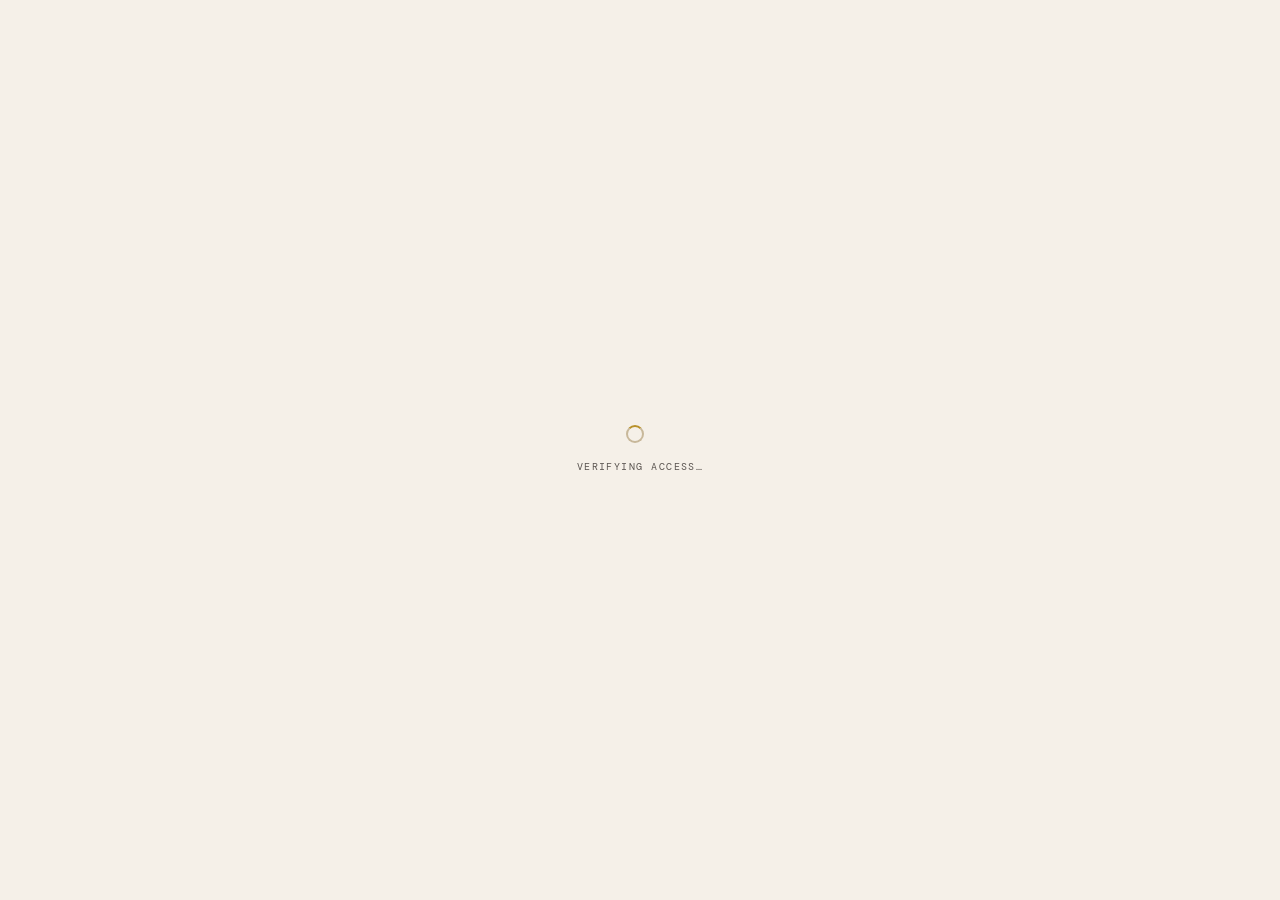
<file: admin.html>
<!DOCTYPE html>
<html lang="en">
<head>
<meta charset="UTF-8">
<meta name="viewport" content="width=device-width, initial-scale=1.0">
<title>Admin Console — The Thessalonian Mandate Institute</title>
<link rel="canonical" href="https://thessalonian-mandate-institute.org/admin.html">
<meta name="robots" content="noindex, nofollow">
<link rel="preconnect" href="https://fonts.googleapis.com">
<link href="https://fonts.googleapis.com/css2?family=Cormorant+Garamond:ital,wght@0,300;0,400;0,600;1,300;1,400&family=DM+Mono:wght@300;400&display=swap" rel="stylesheet">
<style>
  :root {
    --ink: #1a1410;
    --parchment: #f5f0e8;
    --gold: #b8912a;
    --gold-light: #d4aa4a;
    --ash: #5a5450;
    --rule: #c8b89a;
    --white: #faf7f2;
    --sky-blue: #2a5a8c;
    --danger: #8c2a2a;
  }

  *, *::before, *::after { box-sizing: border-box; margin: 0; padding: 0; }
  html { scroll-behavior: smooth; }

  body {
    background: var(--parchment);
    color: var(--ink);
    font-family: 'Cormorant Garamond', Georgia, serif;
    font-size: 17px;
    line-height: 1.6;
    min-height: 100vh;
  }

  /* NAV */
  nav {
    position: sticky;
    top: 0;
    background: rgba(26,20,16,0.97);
    display: flex;
    align-items: center;
    justify-content: space-between;
    padding: 0.85rem 2rem;
    gap: 1rem;
    flex-wrap: wrap;
    border-bottom: 1px solid #2a2018;
    z-index: 100;
  }

  .nav-brand {
    font-family: 'Cormorant Garamond', serif;
    font-size: 1rem;
    font-weight: 300;
    color: var(--parchment);
    letter-spacing: 0.04em;
    text-decoration: none;
  }

  .nav-brand em { color: var(--gold); font-style: italic; }

  .nav-right {
    display: flex;
    align-items: center;
    gap: 1.4rem;
    flex-wrap: wrap;
  }

  .nav-badge {
    font-family: 'DM Mono', monospace;
    font-size: 0.58rem;
    letter-spacing: 0.18em;
    text-transform: uppercase;
    color: var(--gold);
    border: 1px solid var(--gold);
    padding: 0.2rem 0.6rem;
  }

  .nav-user {
    font-family: 'DM Mono', monospace;
    font-size: 0.6rem;
    letter-spacing: 0.1em;
    color: #908878;
  }

  .nav-signout {
    font-family: 'DM Mono', monospace;
    font-size: 0.6rem;
    letter-spacing: 0.14em;
    text-transform: uppercase;
    color: #6a5a4a;
    text-decoration: none;
    transition: color 0.2s;
  }

  .nav-signout:hover { color: var(--gold); }

  /* MAIN LAYOUT */
  main {
    max-width: 1200px;
    margin: 0 auto;
    padding: 2.5rem 2rem 4rem;
  }

  .page-header {
    margin-bottom: 2.5rem;
    border-bottom: 1px solid var(--rule);
    padding-bottom: 1.2rem;
  }

  .page-header h1 {
    font-family: 'Cormorant Garamond', serif;
    font-weight: 300;
    font-size: 2.2rem;
    letter-spacing: 0.04em;
    color: var(--ink);
  }

  .page-header h1 em { color: var(--gold); font-style: italic; }

  .page-header p {
    font-family: 'DM Mono', monospace;
    font-size: 0.63rem;
    letter-spacing: 0.14em;
    text-transform: uppercase;
    color: var(--ash);
    margin-top: 0.4rem;
  }

  /* STATS GRID */
  .stats-grid {
    display: grid;
    grid-template-columns: repeat(auto-fit, minmax(200px, 1fr));
    gap: 1.2rem;
    margin-bottom: 2.5rem;
  }

  .stat-card {
    background: var(--white);
    border: 1px solid var(--rule);
    padding: 1.4rem 1.6rem;
    position: relative;
    overflow: hidden;
  }

  .stat-card::before {
    content: '';
    position: absolute;
    top: 0;
    left: 0;
    width: 3px;
    height: 100%;
    background: var(--gold);
  }

  .stat-label {
    font-family: 'DM Mono', monospace;
    font-size: 0.58rem;
    letter-spacing: 0.18em;
    text-transform: uppercase;
    color: var(--ash);
    margin-bottom: 0.5rem;
  }

  .stat-value {
    font-family: 'Cormorant Garamond', serif;
    font-size: 2.4rem;
    font-weight: 300;
    color: var(--ink);
    line-height: 1;
  }

  .stat-value.loading { color: var(--rule); }

  /* TABLE PANEL */
  .table-panel {
    background: var(--white);
    border: 1px solid var(--rule);
  }

  .tab-bar {
    display: flex;
    border-bottom: 1px solid var(--rule);
    overflow-x: auto;
  }

  .tab-btn {
    font-family: 'DM Mono', monospace;
    font-size: 0.62rem;
    letter-spacing: 0.14em;
    text-transform: uppercase;
    color: var(--ash);
    background: none;
    border: none;
    border-bottom: 2px solid transparent;
    padding: 0.9rem 1.6rem;
    cursor: pointer;
    white-space: nowrap;
    transition: color 0.2s, border-color 0.2s;
    margin-bottom: -1px;
  }

  .tab-btn:hover { color: var(--ink); }

  .tab-btn.active {
    color: var(--gold);
    border-bottom-color: var(--gold);
  }

  .tab-content {
    display: none;
    padding: 1.6rem;
  }

  .tab-content.active { display: block; }

  /* DATA TABLE */
  .data-table {
    width: 100%;
    border-collapse: collapse;
    font-size: 0.88rem;
  }

  .data-table th {
    font-family: 'DM Mono', monospace;
    font-size: 0.57rem;
    letter-spacing: 0.16em;
    text-transform: uppercase;
    color: var(--ash);
    text-align: left;
    padding: 0.7rem 1rem;
    border-bottom: 1px solid var(--rule);
    white-space: nowrap;
  }

  .data-table td {
    padding: 0.75rem 1rem;
    border-bottom: 1px solid rgba(200,184,154,0.35);
    vertical-align: top;
    max-width: 280px;
    word-break: break-word;
  }

  .data-table tr:last-child td { border-bottom: none; }

  .data-table tr:hover td { background: rgba(200,184,154,0.12); }

  .status-pill {
    display: inline-block;
    font-family: 'DM Mono', monospace;
    font-size: 0.57rem;
    letter-spacing: 0.12em;
    text-transform: uppercase;
    padding: 0.18rem 0.6rem;
    border-radius: 2px;
  }

  .status-pill.in-progress { background: rgba(42,90,140,0.12); color: var(--sky-blue); }
  .status-pill.completed   { background: rgba(184,145,42,0.15); color: var(--gold); }
  .status-pill.not-started { background: rgba(90,84,80,0.1);   color: var(--ash); }

  /* STATES */
  .state-loading,
  .state-empty,
  .state-error {
    padding: 3rem 1rem;
    text-align: center;
    font-family: 'DM Mono', monospace;
    font-size: 0.65rem;
    letter-spacing: 0.12em;
    text-transform: uppercase;
    color: var(--ash);
  }

  .state-error { color: var(--danger); }

  .spinner {
    display: inline-block;
    width: 18px;
    height: 18px;
    border: 2px solid var(--rule);
    border-top-color: var(--gold);
    border-radius: 50%;
    animation: spin 0.8s linear infinite;
    vertical-align: middle;
    margin-right: 0.6rem;
  }

  @keyframes spin { to { transform: rotate(360deg); } }

  /* GATE SCREEN */
  #gate-screen {
    display: none;
    position: fixed;
    inset: 0;
    background: var(--parchment);
    z-index: 999;
    align-items: center;
    justify-content: center;
    flex-direction: column;
    gap: 1rem;
    font-family: 'DM Mono', monospace;
    font-size: 0.65rem;
    letter-spacing: 0.14em;
    text-transform: uppercase;
    color: var(--ash);
  }

  #gate-screen.visible { display: flex; }

  /* REFRESH BTN */
  .refresh-btn {
    font-family: 'DM Mono', monospace;
    font-size: 0.58rem;
    letter-spacing: 0.14em;
    text-transform: uppercase;
    color: var(--ash);
    background: none;
    border: 1px solid var(--rule);
    padding: 0.35rem 0.9rem;
    cursor: pointer;
    transition: color 0.2s, border-color 0.2s;
    float: right;
    margin-top: -0.2rem;
  }

  .refresh-btn:hover { color: var(--gold); border-color: var(--gold); }

  .tab-header {
    display: flex;
    align-items: center;
    justify-content: space-between;
    margin-bottom: 1rem;
  }

  .tab-title {
    font-family: 'Cormorant Garamond', serif;
    font-size: 1.1rem;
    font-weight: 300;
    letter-spacing: 0.04em;
    color: var(--ink);
  }
</style>
</head>
<body>

<div id="gate-screen">
  <span class="spinner"></span>
  <span id="gate-msg">Verifying access…</span>
</div>

<nav>
  <a href="/" class="nav-brand">The <em>Thessalonian Mandate</em> Institute</a>
  <div class="nav-right">
    <span class="nav-badge">Admin Console</span>
    <span class="nav-user" id="nav-user-name"></span>
    <a href="#" class="nav-signout" id="nav-signout-btn" onclick="signOut(); return false;">Sign Out</a>
  </div>
</nav>

<main>
  <div class="page-header">
    <h1>Admin <em>Console</em></h1>
    <p id="admin-subtitle">Loading…</p>
  </div>

  <div class="stats-grid">
    <div class="stat-card">
      <div class="stat-label">Applications</div>
      <div class="stat-value loading" id="stat-applications">—</div>
    </div>
    <div class="stat-card">
      <div class="stat-label">Members</div>
      <div class="stat-value loading" id="stat-members">—</div>
    </div>
    <div class="stat-card">
      <div class="stat-label">In Progress</div>
      <div class="stat-value loading" id="stat-in-progress">—</div>
    </div>
    <div class="stat-card">
      <div class="stat-label">Completed</div>
      <div class="stat-value loading" id="stat-completed">—</div>
    </div>
  </div>

  <div class="table-panel">
    <div class="tab-bar">
      <button class="tab-btn active" onclick="switchTab('applications', this)">Applications</button>
      <button class="tab-btn" onclick="switchTab('members', this)">Members</button>
      <button class="tab-btn" onclick="switchTab('progress', this)">Cert Progress</button>
    </div>

    <div id="tab-applications" class="tab-content active">
      <div class="tab-header">
        <span class="tab-title">Applications</span>
        <button class="refresh-btn" onclick="loadTable('applications')">Refresh</button>
      </div>
      <div id="tbl-applications"><div class="state-loading"><span class="spinner"></span>Loading…</div></div>
    </div>

    <div id="tab-members" class="tab-content">
      <div class="tab-header">
        <span class="tab-title">Members</span>
        <button class="refresh-btn" onclick="loadTable('members')">Refresh</button>
      </div>
      <div id="tbl-members"><div class="state-loading"><span class="spinner"></span>Loading…</div></div>
    </div>

    <div id="tab-progress" class="tab-content">
      <div class="tab-header">
        <span class="tab-title">Certification Progress</span>
        <button class="refresh-btn" onclick="loadTable('progress')">Refresh</button>
      </div>
      <div id="tbl-progress"><div class="state-loading"><span class="spinner"></span>Loading…</div></div>
    </div>
  </div>
</main>

<script src="https://cdn.auth0.com/js/auth0-spa-js/2.1/auth0-spa-js.production.js"></script>
<script src="js/auth0-config.js"></script>
<script>
  const ROLES_CLAIM = 'https://thessalonian-mandate-institute.org/roles';
  const WORKER = 'https://tmi-admin-api.rickeybennett87.workers.dev';

  let auth0Client = null;
  let accessToken = null;

  function showGate(msg) {
    document.getElementById('gate-msg').textContent = msg;
    document.getElementById('gate-screen').classList.add('visible');
  }

  function hideGate() {
    document.getElementById('gate-screen').classList.remove('visible');
  }

  async function initAdmin() {
    showGate('Verifying access…');

    auth0Client = await auth0.createAuth0Client({
      domain: AUTH0_CONFIG.domain,
      clientId: AUTH0_CONFIG.clientId,
      authorizationParams: AUTH0_CONFIG.authorizationParams,
      cacheLocation: AUTH0_CONFIG.cacheLocation
    });

    if (window.location.search.includes('code=') && window.location.search.includes('state=')) {
      await auth0Client.handleRedirectCallback();
      window.history.replaceState({}, document.title, window.location.pathname);
    }

    const isAuthenticated = await auth0Client.isAuthenticated();

    if (!isAuthenticated) {
      showGate('Redirecting to sign in…');
      await auth0Client.loginWithRedirect({
        appState: { returnTo: '/admin.html' }
      });
      return;
    }

    const claims = await auth0Client.getIdTokenClaims();
    const roles = (claims && claims[ROLES_CLAIM]) || [];

    if (!roles.includes('admin')) {
      showGate('Access denied — admin role required.');
      setTimeout(() => { window.location.href = '/'; }, 2000);
      return;
    }

    const user = await auth0Client.getUser();
    document.getElementById('nav-user-name').textContent = user.name || user.email || '';
    document.getElementById('admin-subtitle').textContent =
      'Signed in as ' + (user.email || user.name || 'admin');

    try {
      accessToken = await auth0Client.getTokenSilently();
    } catch {
      showGate('Session token error — please sign in again.');
      setTimeout(() => signOut(), 2000);
      return;
    }

    hideGate();
    loadStats();
    loadTable('applications');
  }

  async function apiFetch(endpoint) {
    const resp = await fetch(`${WORKER}/api/admin/${endpoint}`, {
      headers: {
        'Authorization': `Bearer ${accessToken}`,
        'Content-Type': 'application/json'
      }
    });
    if (!resp.ok) throw new Error(`${resp.status} ${resp.statusText}`);
    return resp.json();
  }

  async function loadStats() {
    try {
      const s = await apiFetch('stats');
      const set = (id, val) => {
        const el = document.getElementById(id);
        el.textContent = val ?? '0';
        el.classList.remove('loading');
      };
      set('stat-applications', s.applications);
      set('stat-members', s.members);
      set('stat-in-progress', s.inProgress);
      set('stat-completed', s.completed);
    } catch (e) {
      ['stat-applications','stat-members','stat-in-progress','stat-completed'].forEach(id => {
        document.getElementById(id).textContent = 'err';
      });
    }
  }

  async function loadTable(name) {
    const container = document.getElementById(`tbl-${name}`);
    container.innerHTML = '<div class="state-loading"><span class="spinner"></span>Loading…</div>';
    try {
      let rows = await apiFetch(name);
      if (!Array.isArray(rows)) rows = rows?.data ?? rows;
      if (!Array.isArray(rows)) {
        container.innerHTML = `<div class="state-error">Error: ${rows?.message || rows?.error || 'Unexpected response from server'}</div>`;
        return;
      }
      if (rows.length === 0) {
        container.innerHTML = '<div class="state-empty">No records found.</div>';
        return;
      }
      container.innerHTML = renderTable(name, rows);
    } catch (e) {
      container.innerHTML = `<div class="state-error">Error: ${e.message}</div>`;
    }
  }

  function fmt(val) {
    if (val === null || val === undefined) return '<span style="color:var(--rule)">—</span>';
    if (typeof val === 'string' && val.match(/^\d{4}-\d{2}-\d{2}T/)) {
      return new Date(val).toLocaleString('en-US', { dateStyle: 'medium', timeStyle: 'short' });
    }
    return String(val);
  }

  function statusPill(status) {
    if (!status) return '—';
    const cls = status.replace('_', '-');
    return `<span class="status-pill ${cls}">${status.replace('_', ' ')}</span>`;
  }

  function renderTable(name, rows) {
    if (name === 'applications') {
      return `<div style="overflow-x:auto"><table class="data-table">
        <thead><tr>
          <th>Submitted</th><th>Name</th><th>Email</th><th>Phone</th>
          <th>Pathway Interest</th><th>Message</th>
        </tr></thead>
        <tbody>${rows.map(r => `<tr>
          <td>${fmt(r.submitted_at)}</td>
          <td>${fmt(r.name)}</td>
          <td>${fmt(r.email)}</td>
          <td>${fmt(r.phone)}</td>
          <td>${fmt(r.pathway_interest)}</td>
          <td style="font-size:0.82em">${fmt(r.message)}</td>
        </tr>`).join('')}</tbody>
      </table></div>`;
    }

    if (name === 'members') {
      return `<div style="overflow-x:auto"><table class="data-table">
        <thead><tr>
          <th>Joined</th><th>Display Name</th><th>Email</th>
          <th>Discord</th><th>Auth0 Sub</th>
        </tr></thead>
        <tbody>${rows.map(r => `<tr>
          <td>${fmt(r.created_at)}</td>
          <td>${fmt(r.display_name)}</td>
          <td>${fmt(r.email)}</td>
          <td>${fmt(r.discord_username)}</td>
          <td style="font-family:'DM Mono',monospace;font-size:0.65em">${fmt(r.auth0_sub)}</td>
        </tr>`).join('')}</tbody>
      </table></div>`;
    }

    if (name === 'progress') {
      return `<div style="overflow-x:auto"><table class="data-table">
        <thead><tr>
          <th>Auth0 Sub</th><th>Pathway</th><th>Status</th>
          <th>Started</th><th>Completed</th>
        </tr></thead>
        <tbody>${rows.map(r => `<tr>
          <td style="font-family:'DM Mono',monospace;font-size:0.65em">${fmt(r.auth0_sub)}</td>
          <td>${fmt(r.pathway_id)}</td>
          <td>${statusPill(r.status)}</td>
          <td>${fmt(r.started_at)}</td>
          <td>${fmt(r.completed_at)}</td>
        </tr>`).join('')}</tbody>
      </table></div>`;
    }

    return '<div class="state-empty">Unknown table.</div>';
  }

  function switchTab(name, btn) {
    document.querySelectorAll('.tab-btn').forEach(b => b.classList.remove('active'));
    document.querySelectorAll('.tab-content').forEach(c => c.classList.remove('active'));
    btn.classList.add('active');
    document.getElementById(`tab-${name}`).classList.add('active');
    loadTable(name);
  }

  async function signOut() {
    if (!auth0Client) return;
    await auth0Client.logout({ logoutParams: { returnTo: window.location.origin } });
  }

  document.addEventListener('DOMContentLoaded', initAdmin);
</script>
</body>
</html>
</file>
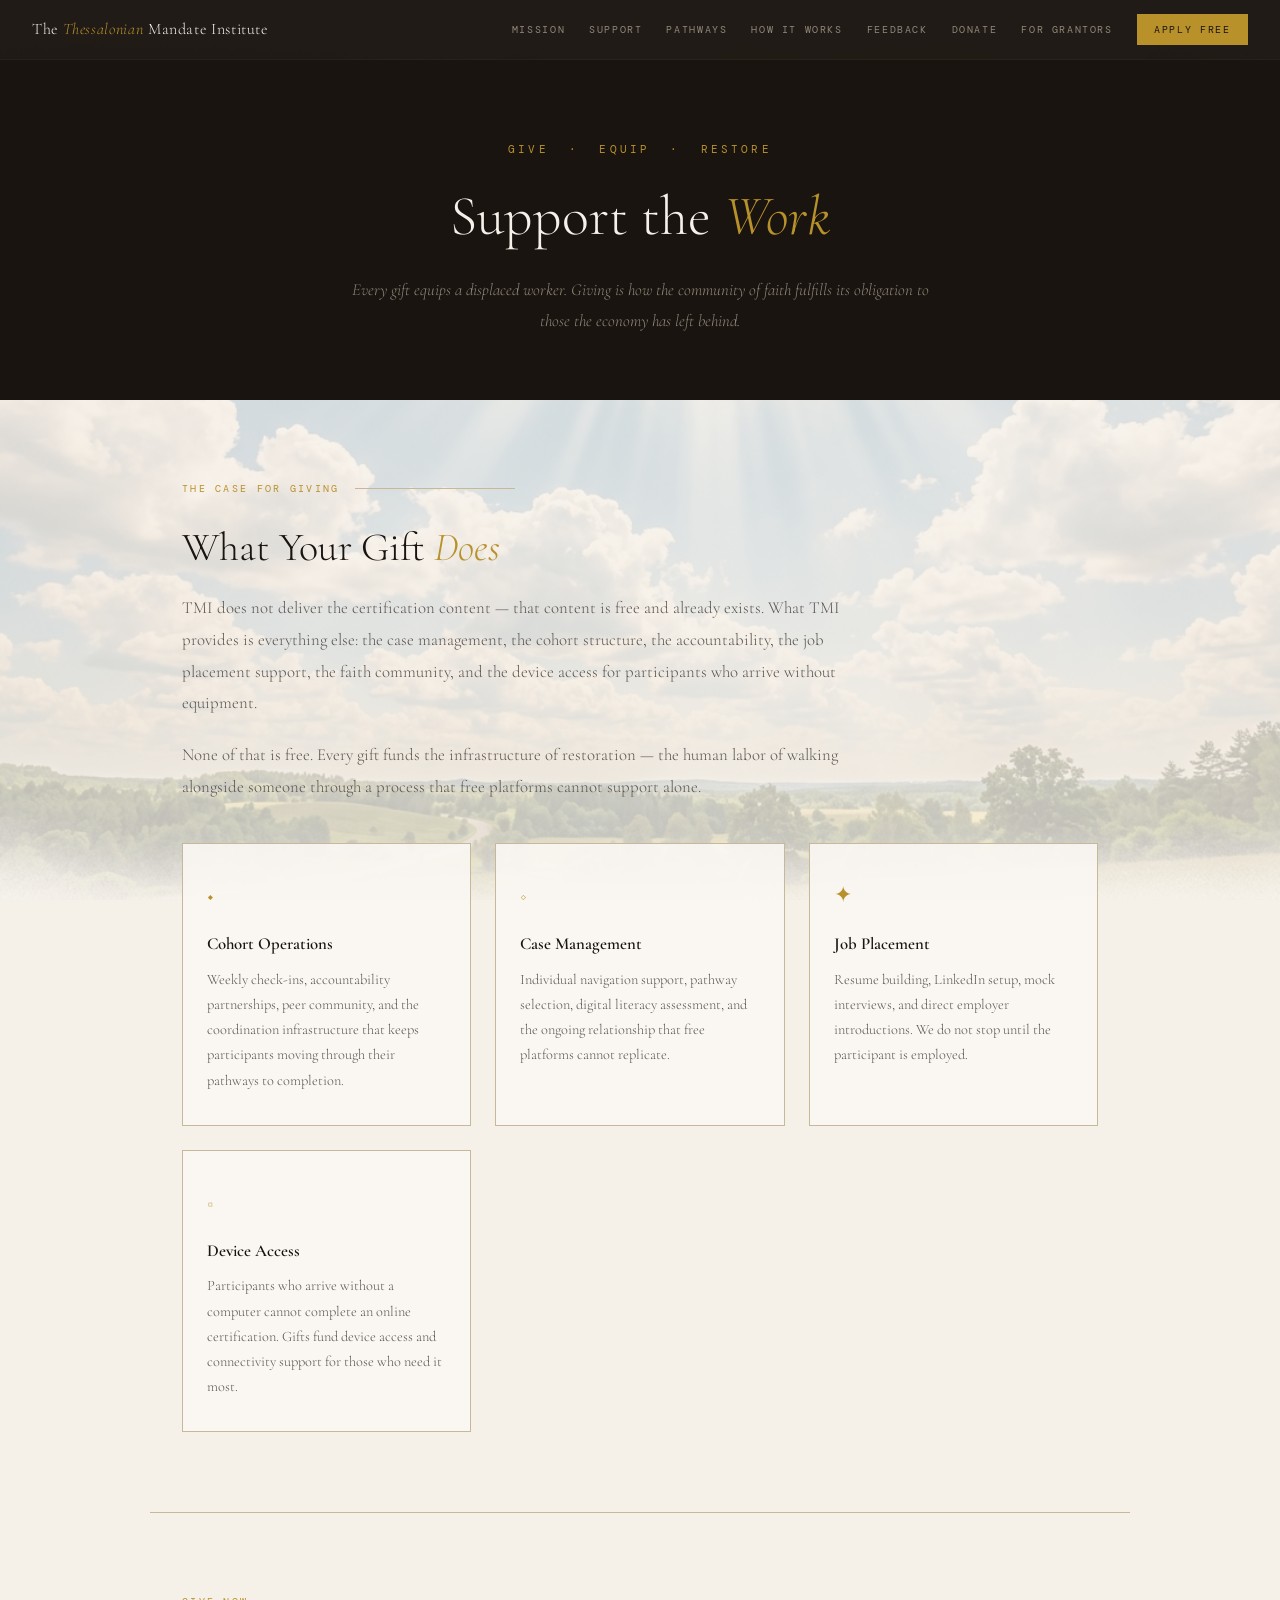
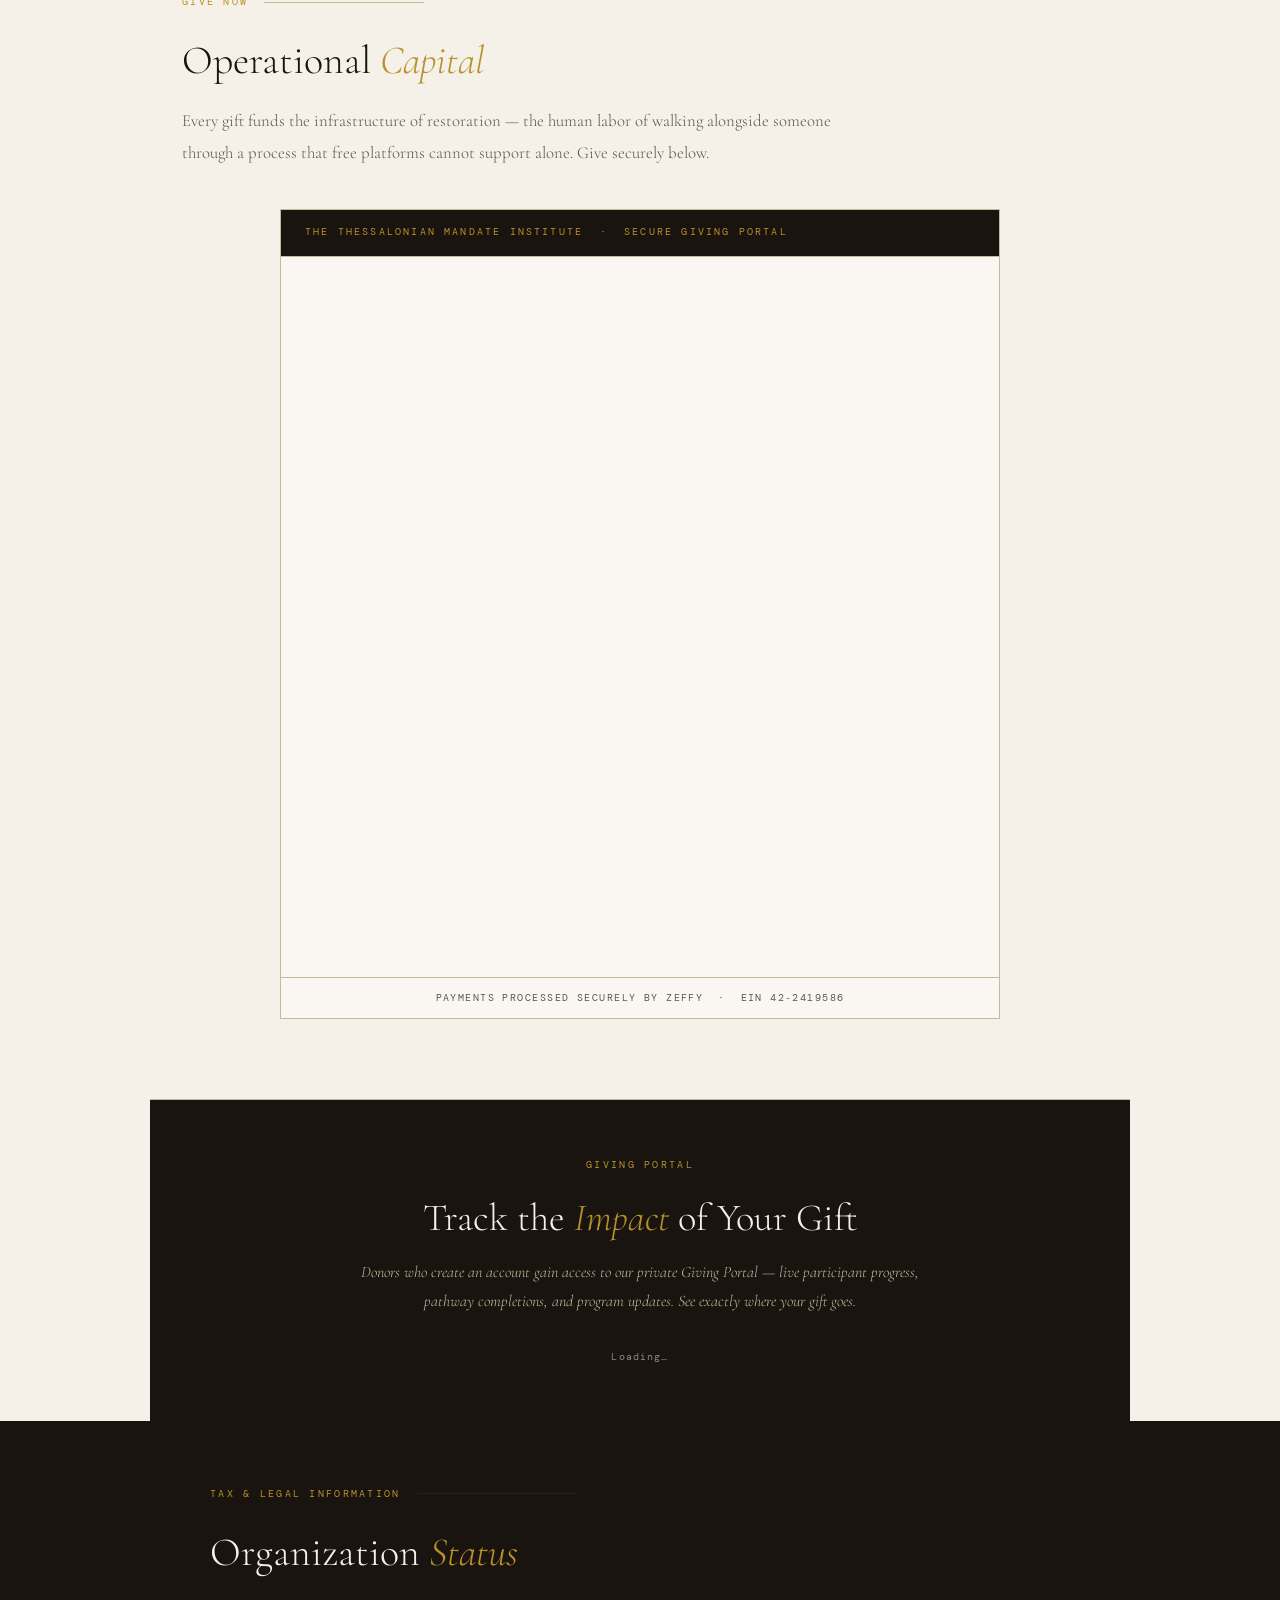
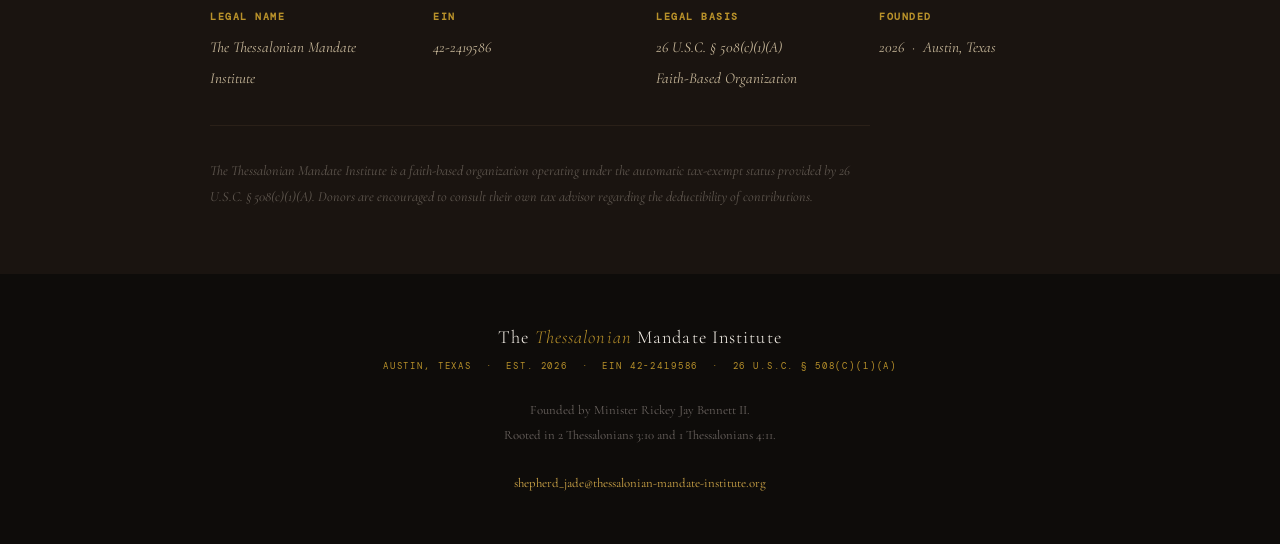
<file: donors.html>
<!DOCTYPE html>
<html lang="en">
<head>
<meta charset="UTF-8">
<meta name="viewport" content="width=device-width, initial-scale=1.0">
<title>Support TMI &#8212; The Thessalonian Mandate Institute</title>
<link rel="preconnect" href="https://fonts.googleapis.com">
<link href="https://fonts.googleapis.com/css2?family=Cormorant+Garamond:ital,wght@0,300;0,400;0,600;1,300;1,400&family=DM+Mono:wght@300;400&display=swap" rel="stylesheet">
<link rel="stylesheet" href="style.css">
<link rel="canonical" href="https://thessalonian-mandate-institute.org/donors.html">
</head>
<body class="bg-fixed">

<nav>
  <a href="index.html" class="nav-brand">The <em>Thessalonian</em> Mandate Institute</a>
  <div class="nav-links">
    <a href="index.html#mission">Mission</a>
    <a href="index.html#support">Support</a>
    <a href="index.html#pathways">Pathways</a>
    <a href="index.html#model">How It Works</a>
    <a href="index.html#feedback">Feedback</a>
    <a href="donors.html">Donate</a>
    <a href="grantors.html">For Grantors</a>
    <a href="index.html#apply" class="nav-apply">Apply Free</a>
  </div>
</nav>

<div class="page-header">
  <div class="hero-eyebrow">Give &nbsp;&#183;&nbsp; Equip &nbsp;&#183;&nbsp; Restore</div>
  <h1>Support the <em>Work</em></h1>
  <p>Every gift equips a displaced worker. Giving is how the community of faith fulfills its obligation to those the economy has left behind.</p>
</div>

<!-- CASE FOR GIVING -->
<div class="section fade-up">
  <div class="section-label">The Case for Giving</div>
  <h2 class="section-title">What Your Gift <em>Does</em></h2>
  <p class="body-text">
    TMI does not deliver the certification content &#8212; that content is free and already exists. What TMI provides is everything else: the case management, the cohort structure, the accountability, the job placement support, the faith community, and the device access for participants who arrive without equipment.
  </p>
  <p class="body-text" style="margin-top:1.25rem;">
    None of that is free. Every gift funds the infrastructure of restoration &#8212; the human labor of walking alongside someone through a process that free platforms cannot support alone.
  </p>

  <div class="give-cards">
    <div class="give-card">
      <span class="give-card-icon">&#9670;</span>
      <h3>Cohort Operations</h3>
      <p>Weekly check-ins, accountability partnerships, peer community, and the coordination infrastructure that keeps participants moving through their pathways to completion.</p>
    </div>
    <div class="give-card">
      <span class="give-card-icon">&#9671;</span>
      <h3>Case Management</h3>
      <p>Individual navigation support, pathway selection, digital literacy assessment, and the ongoing relationship that free platforms cannot replicate.</p>
    </div>
    <div class="give-card">
      <span class="give-card-icon">&#10022;</span>
      <h3>Job Placement</h3>
      <p>Resume building, LinkedIn setup, mock interviews, and direct employer introductions. We do not stop until the participant is employed.</p>
    </div>
    <div class="give-card">
      <span class="give-card-icon">&#9633;</span>
      <h3>Device Access</h3>
      <p>Participants who arrive without a computer cannot complete an online certification. Gifts fund device access and connectivity support for those who need it most.</p>
    </div>
  </div>
</div>

<!-- HOW TO GIVE -->
<div class="section fade-up">
  <div class="section-label">Give Now</div>
  <h2 class="section-title">Operational <em>Capital</em></h2>
  <p class="body-text">
    Every gift funds the infrastructure of restoration &#8212; the human labor of walking alongside someone through a process that free platforms cannot support alone. Give securely below.
  </p>

  <div style="position:relative;width:100%;max-width:720px;margin:2.5rem auto 0;border:1px solid var(--rule);background:var(--white);">
    <div style="font-family:'DM Mono',monospace;font-size:0.62rem;letter-spacing:0.22em;text-transform:uppercase;color:var(--gold);padding:0.9rem 1.5rem;border-bottom:1px solid var(--rule);background:var(--ink);">
      The Thessalonian Mandate Institute &nbsp;&#183;&nbsp; Secure Giving Portal
    </div>
    <iframe
      src="https://www.zeffy.com/en-US/embed/donation-form/6f86c364-8b14-4190-9dc8-3839b63d1dbc"
      style="width:100%;height:720px;border:none;display:block;"
      allow="payment"
      title="TMI Donation Form"
      loading="lazy">
    </iframe>
    <div style="font-family:'DM Mono',monospace;font-size:0.6rem;letter-spacing:0.15em;text-transform:uppercase;color:var(--ash);padding:0.75rem 1.5rem;border-top:1px solid var(--rule);text-align:center;">
      Payments processed securely by Zeffy &nbsp;&#183;&nbsp; EIN 42&#8209;2419586
    </div>
  </div>
</div>

<!-- GIVING PORTAL OPT-IN -->
<div class="section fade-up" style="background:var(--ink);color:var(--parchment);border:none;padding:3.5rem 2rem;">
  <div style="max-width:680px;margin:0 auto;text-align:center;">
    <div style="font-family:'DM Mono',monospace;font-size:0.65rem;letter-spacing:0.22em;text-transform:uppercase;color:var(--gold);margin-bottom:1.25rem;">Giving Portal</div>
    <h2 style="font-family:'Cormorant Garamond',serif;font-size:clamp(1.6rem,3.5vw,2.4rem);font-weight:300;margin-bottom:1rem;line-height:1.25;">
      Track the <em style="color:var(--gold);font-style:italic;">Impact</em> of Your Gift
    </h2>
    <p style="font-size:1rem;font-style:italic;font-weight:300;color:#c8b89a;line-height:1.85;max-width:560px;margin:0 auto 2rem;">
      Donors who create an account gain access to our private Giving Portal — live participant progress, pathway completions, and program updates. See exactly where your gift goes.
    </p>
    <div id="portal-optin-area" style="display:flex;gap:1rem;justify-content:center;flex-wrap:wrap;align-items:center;">
      <span style="font-family:'DM Mono',monospace;font-size:0.6rem;letter-spacing:0.12em;color:#908878;">Loading…</span>
    </div>
  </div>
</div>

<!-- TAX & LEGAL -->
<div class="legal-band fade-up">
  <div class="legal-band-inner">
    <div class="section-label">Tax &amp; Legal Information</div>
    <h2 class="section-title">Organization <em>Status</em></h2>
    <div class="legal-grid">
      <div class="legal-item">
        <strong>Legal Name</strong>
        <span>The Thessalonian Mandate Institute</span>
      </div>
      <div class="legal-item">
        <strong>EIN</strong>
        <span>42&#8209;2419586</span>
      </div>
      <div class="legal-item">
        <strong>Legal Basis</strong>
        <span>26 U.S.C. &#167; 508(c)(1)(A)<br>Faith-Based Organization</span>
      </div>
      <div class="legal-item">
        <strong>Founded</strong>
        <span>2026 &nbsp;&#183;&nbsp; Austin, Texas</span>
      </div>
    </div>
    <p class="legal-note">
      The Thessalonian Mandate Institute is a faith-based organization operating under the automatic tax-exempt status provided by 26 U.S.C. &#167; 508(c)(1)(A). Donors are encouraged to consult their own tax advisor regarding the deductibility of contributions.
    </p>
  </div>
</div>

<footer>
  <div class="footer-name">The <em>Thessalonian</em> Mandate Institute</div>
  <div class="footer-mono">Austin, Texas &nbsp;&#183;&nbsp; Est. 2026 &nbsp;&#183;&nbsp; EIN 42-2419586 &nbsp;&#183;&nbsp; 26 U.S.C. &#167; 508(c)(1)(A)</div>
  <p>
    Founded by Minister Rickey Jay Bennett II.<br>
    Rooted in 2 Thessalonians 3:10 and 1 Thessalonians 4:11.<br><br>
    <a href="mailto:shepherd_jade@thessalonian-mandate-institute.org">shepherd_jade@thessalonian-mandate-institute.org</a>
  </p>
</footer>

<script>
  var observer = new IntersectionObserver(function(entries) {
    entries.forEach(function(e) { if (e.isIntersecting) e.target.classList.add('visible'); });
  }, { threshold: 0.08 });
  document.querySelectorAll('.fade-up').forEach(function(el) { observer.observe(el); });
</script>
<script src="https://cdn.auth0.com/js/auth0-spa-js/2.1/auth0-spa-js.production.js"></script>
<script src="js/auth0-config.js"></script>
<script src="js/auth.js"></script>
<script>
  const ROLES_CLAIM_D = 'https://thessalonian-mandate-institute.org/roles';
  const WORKER_D = 'https://tmi-admin-api.rickeybennett87.workers.dev';

  async function initDonorPortalCTA() {
    if (!window.auth0Client) { setTimeout(initDonorPortalCTA, 200); return; }
    const area = document.getElementById('portal-optin-area');
    const isAuth = await window.auth0Client.isAuthenticated();

    if (!isAuth) {
      area.innerHTML = `
        <a href="#" onclick="claimDonorPortal();return false;" style="font-family:'DM Mono',monospace;font-size:0.65rem;letter-spacing:0.18em;text-transform:uppercase;background:var(--gold);color:var(--ink);padding:0.8rem 2rem;text-decoration:none;">
          Sign Up for Portal Access
        </a>`;
      return;
    }

    const claims = await window.auth0Client.getIdTokenClaims();
    const roles = (claims && claims[ROLES_CLAIM_D]) || [];

    if (roles.includes('donor')) {
      area.innerHTML = `
        <a href="/giving-portal.html" style="font-family:'DM Mono',monospace;font-size:0.65rem;letter-spacing:0.18em;text-transform:uppercase;background:var(--gold);color:var(--ink);padding:0.8rem 2rem;text-decoration:none;">
          Go to Giving Portal →
        </a>`;
      return;
    }

    area.innerHTML = `
      <a href="#" onclick="claimDonorPortal();return false;" style="font-family:'DM Mono',monospace;font-size:0.65rem;letter-spacing:0.18em;text-transform:uppercase;background:var(--gold);color:var(--ink);padding:0.8rem 2rem;text-decoration:none;">
        Claim Portal Access
      </a>
      <span style="font-family:'DM Mono',monospace;font-size:0.58rem;letter-spacing:0.1em;color:#908878;">You're signed in — one click to unlock</span>`;
  }

  async function claimDonorPortal() {
    if (!window.auth0Client) return;
    const isAuth = await window.auth0Client.isAuthenticated();

    if (!isAuth) {
      await window.auth0Client.loginWithRedirect({ appState: { grantRole: 'donor' } });
      return;
    }

    // Already signed in — assign role directly then redirect
    try {
      const token = await window.auth0Client.getTokenSilently();
      await fetch(WORKER_D + '/api/grant-role', {
        method: 'POST',
        headers: { 'Authorization': 'Bearer ' + token, 'Content-Type': 'application/json' },
        body: JSON.stringify({ role: 'donor' })
      });
      await window.auth0Client.getTokenSilently({ cacheMode: 'off' });
    } catch(_) {}
    window.location.href = '/giving-portal.html';
  }

  document.addEventListener('DOMContentLoaded', function() {
    setTimeout(initDonorPortalCTA, 400);
  });
</script>

</body>
</html>
</file>
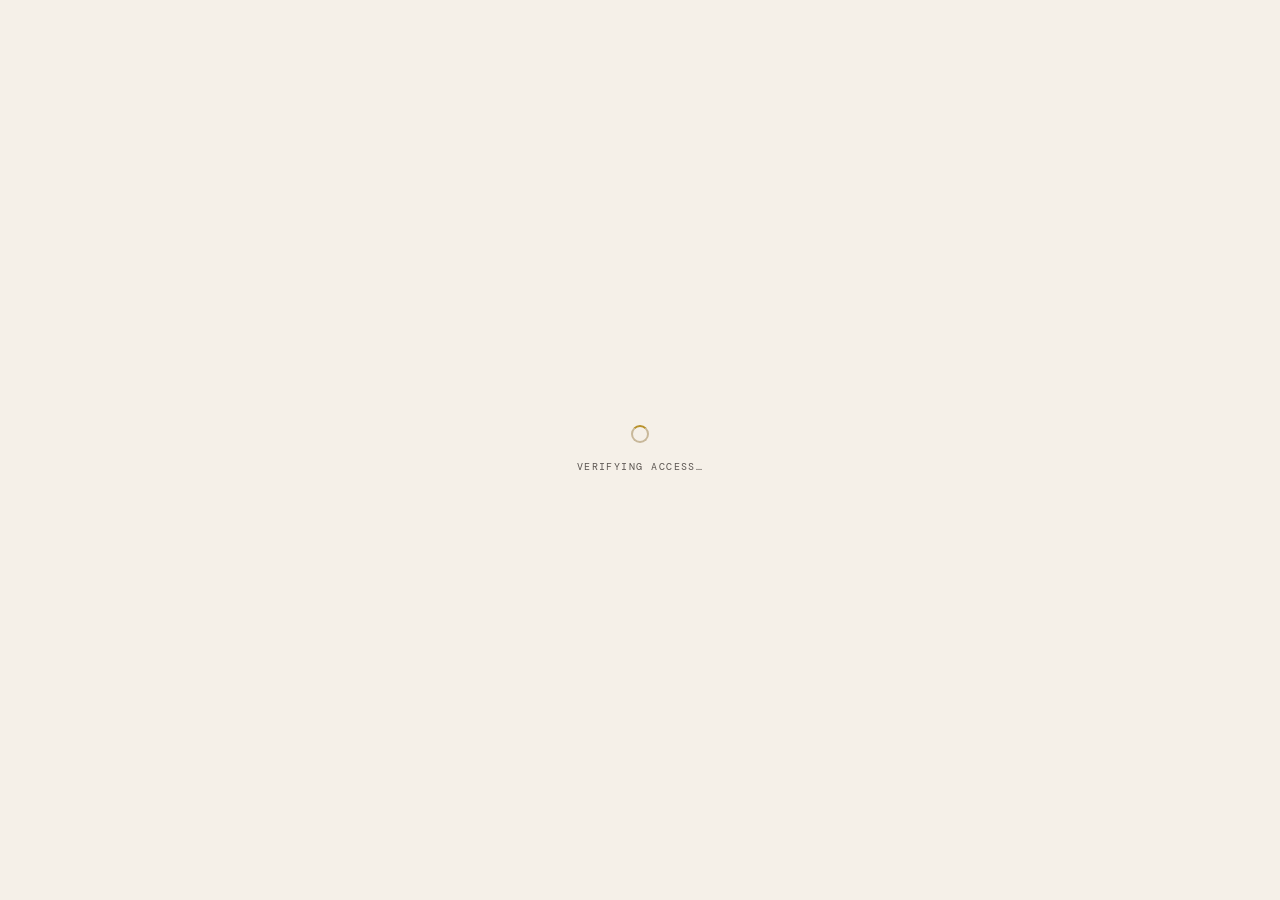
<file: giving-portal.html>
<!DOCTYPE html>
<html lang="en">
<head>
<meta charset="UTF-8">
<meta name="viewport" content="width=device-width, initial-scale=1.0">
<title>Giving Portal — The Thessalonian Mandate Institute</title>
<link rel="canonical" href="https://thessalonian-mandate-institute.org/giving-portal.html">
<meta name="robots" content="noindex, nofollow">
<link rel="preconnect" href="https://fonts.googleapis.com">
<link href="https://fonts.googleapis.com/css2?family=Cormorant+Garamond:ital,wght@0,300;0,400;0,600;1,300;1,400&family=DM+Mono:wght@300;400&display=swap" rel="stylesheet">
<style>
  :root {
    --ink: #1a1410;
    --parchment: #f5f0e8;
    --gold: #b8912a;
    --gold-light: #d4aa4a;
    --ash: #5a5450;
    --rule: #c8b89a;
    --white: #faf7f2;
    --sky-blue: #2a5a8c;
  }

  *, *::before, *::after { box-sizing: border-box; margin: 0; padding: 0; }
  html { scroll-behavior: smooth; }

  body {
    background: var(--parchment);
    color: var(--ink);
    font-family: 'Cormorant Garamond', Georgia, serif;
    font-size: 17px;
    line-height: 1.6;
    min-height: 100vh;
  }

  /* NAV */
  nav {
    position: sticky;
    top: 0;
    background: rgba(26,20,16,0.97);
    display: flex;
    align-items: center;
    justify-content: space-between;
    padding: 0.85rem 2rem;
    gap: 1rem;
    flex-wrap: wrap;
    border-bottom: 1px solid #2a2018;
    z-index: 100;
  }

  .nav-brand {
    font-family: 'Cormorant Garamond', serif;
    font-size: 1rem;
    font-weight: 300;
    color: var(--parchment);
    letter-spacing: 0.04em;
    text-decoration: none;
  }

  .nav-brand em { color: var(--gold); font-style: italic; }

  .nav-right {
    display: flex;
    align-items: center;
    gap: 1.4rem;
    flex-wrap: wrap;
  }

  .nav-badge {
    font-family: 'DM Mono', monospace;
    font-size: 0.58rem;
    letter-spacing: 0.18em;
    text-transform: uppercase;
    color: var(--gold);
    border: 1px solid var(--gold);
    padding: 0.2rem 0.6rem;
  }

  .nav-user {
    font-family: 'DM Mono', monospace;
    font-size: 0.6rem;
    letter-spacing: 0.1em;
    color: #908878;
  }

  .nav-signout {
    font-family: 'DM Mono', monospace;
    font-size: 0.6rem;
    letter-spacing: 0.14em;
    text-transform: uppercase;
    color: #6a5a4a;
    background: none;
    border: none;
    cursor: pointer;
    transition: color 0.2s;
  }

  .nav-signout:hover { color: var(--gold); }

  /* GATE */
  #gate-screen {
    display: none;
    position: fixed;
    inset: 0;
    background: var(--parchment);
    z-index: 999;
    align-items: center;
    justify-content: center;
    flex-direction: column;
    gap: 1rem;
    font-family: 'DM Mono', monospace;
    font-size: 0.65rem;
    letter-spacing: 0.14em;
    text-transform: uppercase;
    color: var(--ash);
  }

  #gate-screen.visible { display: flex; }

  .spinner {
    display: inline-block;
    width: 18px;
    height: 18px;
    border: 2px solid var(--rule);
    border-top-color: var(--gold);
    border-radius: 50%;
    animation: spin 0.8s linear infinite;
  }

  @keyframes spin { to { transform: rotate(360deg); } }

  /* LAYOUT */
  main { max-width: 1100px; margin: 0 auto; padding: 2.5rem 2rem 5rem; }

  /* HERO THANK-YOU BAND */
  .gratitude-band {
    background: var(--ink);
    padding: 4rem 2rem;
    text-align: center;
    margin-bottom: 3rem;
    position: relative;
    overflow: hidden;
  }

  .gratitude-band::before {
    content: '';
    position: absolute;
    inset: 0;
    background: repeating-linear-gradient(
      45deg,
      rgba(184,145,42,0.03) 0px,
      rgba(184,145,42,0.03) 1px,
      transparent 1px,
      transparent 40px
    );
  }

  .gratitude-band > * { position: relative; }

  .gratitude-eyebrow {
    font-family: 'DM Mono', monospace;
    font-size: 0.65rem;
    letter-spacing: 0.28em;
    text-transform: uppercase;
    color: var(--gold);
    margin-bottom: 1.25rem;
  }

  .gratitude-band h1 {
    font-size: clamp(1.8rem, 4vw, 3rem);
    font-weight: 300;
    color: var(--parchment);
    line-height: 1.2;
    margin-bottom: 1.25rem;
  }

  .gratitude-band h1 em { color: var(--gold); font-style: italic; }

  .gratitude-band p {
    font-size: 1.05rem;
    font-style: italic;
    font-weight: 300;
    color: #c8b89a;
    max-width: 560px;
    margin: 0 auto;
    line-height: 1.85;
  }

  /* ROLE BANNER */
  .role-banner {
    display: inline-block;
    font-family: 'DM Mono', monospace;
    font-size: 0.6rem;
    letter-spacing: 0.16em;
    text-transform: uppercase;
    padding: 0.3rem 0.9rem;
    border: 1px solid var(--gold);
    color: var(--gold);
    margin-bottom: 1.5rem;
  }

  /* STATS GRID */
  .impact-grid {
    display: grid;
    grid-template-columns: repeat(auto-fit, minmax(220px, 1fr));
    gap: 1.2rem;
    margin-bottom: 3rem;
  }

  .impact-card {
    background: var(--white);
    border: 1px solid var(--rule);
    padding: 2rem 1.8rem;
    text-align: center;
    position: relative;
    overflow: hidden;
  }

  .impact-card::after {
    content: '';
    position: absolute;
    bottom: 0;
    left: 0;
    right: 0;
    height: 3px;
    background: var(--gold);
  }

  .impact-number {
    font-family: 'Cormorant Garamond', serif;
    font-size: 3rem;
    font-weight: 300;
    color: var(--ink);
    line-height: 1;
    display: block;
    margin-bottom: 0.5rem;
  }

  .impact-number.loading { color: var(--rule); }

  .impact-label {
    font-family: 'DM Mono', monospace;
    font-size: 0.6rem;
    letter-spacing: 0.18em;
    text-transform: uppercase;
    color: var(--ash);
  }

  /* CONTENT SECTIONS */
  .portal-section {
    margin-bottom: 3rem;
  }

  .section-label {
    font-family: 'DM Mono', monospace;
    font-size: 0.62rem;
    letter-spacing: 0.22em;
    text-transform: uppercase;
    color: var(--gold);
    margin-bottom: 1.2rem;
    display: flex;
    align-items: center;
    gap: 1rem;
  }

  .section-label::after {
    content: '';
    flex: 1;
    height: 1px;
    background: var(--rule);
  }

  .section-title {
    font-size: clamp(1.4rem, 3vw, 2rem);
    font-weight: 300;
    margin-bottom: 1rem;
    line-height: 1.25;
  }

  .section-title em { color: var(--gold); font-style: italic; }

  .body-text {
    color: var(--ash);
    font-size: 1.02rem;
    line-height: 1.9;
    font-weight: 300;
    max-width: 660px;
  }

  /* PATHWAY PROGRESS BAR SECTION */
  .pathway-bars { margin-top: 1.5rem; display: flex; flex-direction: column; gap: 0.9rem; }

  .pathway-bar-row {
    display: grid;
    grid-template-columns: 220px 1fr 60px;
    align-items: center;
    gap: 1rem;
  }

  .pathway-bar-name {
    font-size: 0.88rem;
    color: var(--ink);
    white-space: nowrap;
    overflow: hidden;
    text-overflow: ellipsis;
  }

  .pathway-bar-track {
    height: 6px;
    background: var(--rule);
    border-radius: 3px;
    overflow: hidden;
  }

  .pathway-bar-fill {
    height: 100%;
    background: var(--gold);
    border-radius: 3px;
    width: 0%;
    transition: width 1s ease;
  }

  .pathway-bar-pct {
    font-family: 'DM Mono', monospace;
    font-size: 0.62rem;
    letter-spacing: 0.08em;
    color: var(--ash);
    text-align: right;
  }

  /* CONTENT CARDS */
  .content-grid {
    display: grid;
    grid-template-columns: repeat(auto-fit, minmax(280px, 1fr));
    gap: 1.2rem;
    margin-top: 1.5rem;
  }

  .content-card {
    background: var(--white);
    border: 1px solid var(--rule);
    padding: 1.8rem;
  }

  .content-card h3 {
    font-size: 1.1rem;
    font-weight: 600;
    margin-bottom: 0.6rem;
  }

  .content-card p {
    font-size: 0.9rem;
    color: var(--ash);
    font-weight: 300;
    line-height: 1.75;
  }

  .content-card .card-label {
    font-family: 'DM Mono', monospace;
    font-size: 0.58rem;
    letter-spacing: 0.16em;
    text-transform: uppercase;
    color: var(--gold);
    margin-bottom: 0.5rem;
  }

  /* GRANTOR SECTION */
  .grantor-only { display: none; }
  .grantor-only.show { display: block; }

  /* CONTACT BLOCK */
  .contact-block {
    background: var(--ink);
    color: var(--parchment);
    padding: 2.5rem;
    margin-top: 1.5rem;
    display: flex;
    gap: 2rem;
    flex-wrap: wrap;
    align-items: center;
    justify-content: space-between;
  }

  .contact-block p {
    font-size: 0.95rem;
    font-style: italic;
    font-weight: 300;
    color: #c8b89a;
    max-width: 480px;
    line-height: 1.8;
  }

  .contact-block a {
    font-family: 'DM Mono', monospace;
    font-size: 0.62rem;
    letter-spacing: 0.14em;
    text-transform: uppercase;
    color: var(--gold);
    text-decoration: none;
    border: 1px solid var(--gold);
    padding: 0.6rem 1.5rem;
    white-space: nowrap;
    transition: background 0.2s, color 0.2s;
  }

  .contact-block a:hover { background: var(--gold); color: var(--ink); }

  /* ACCESS DENIED */
  .access-denied {
    max-width: 560px;
    margin: 5rem auto;
    text-align: center;
  }

  .access-denied h2 {
    font-size: 1.8rem;
    font-weight: 300;
    margin-bottom: 1rem;
  }

  .access-denied p {
    font-size: 0.95rem;
    color: var(--ash);
    font-style: italic;
    line-height: 1.8;
    margin-bottom: 2rem;
  }

  .btn-gold {
    display: inline-block;
    font-family: 'DM Mono', monospace;
    font-size: 0.65rem;
    letter-spacing: 0.18em;
    text-transform: uppercase;
    background: var(--gold);
    color: var(--ink);
    padding: 0.8rem 2rem;
    text-decoration: none;
    cursor: pointer;
    border: none;
    transition: background 0.2s;
  }

  .btn-gold:hover { background: var(--gold-light); }

  @media (max-width: 600px) {
    .pathway-bar-row { grid-template-columns: 1fr 60px; }
    .pathway-bar-name { display: none; }
  }
</style>
</head>
<body>

<div id="gate-screen" class="visible">
  <span class="spinner"></span>
  <span id="gate-msg">Verifying access…</span>
</div>

<nav>
  <a href="/" class="nav-brand">The <em>Thessalonian Mandate</em> Institute</a>
  <div class="nav-right">
    <span class="nav-badge" id="nav-role-badge"></span>
    <span class="nav-user" id="nav-user-name"></span>
    <button class="nav-signout" onclick="signOut()">Sign Out</button>
  </div>
</nav>

<div id="portal-content" style="display:none;">

  <div class="gratitude-band">
    <div class="gratitude-eyebrow">The Thessalonian Mandate Institute — Giving Portal</div>
    <h1>Thank you for <em>investing</em><br>in people.</h1>
    <p>Your support funds the infrastructure of restoration — the human labor of walking alongside displaced workers that no free platform can replicate.</p>
    <div style="margin-top:1.5rem;" id="role-badge-display"></div>
  </div>

  <main>

    <!-- IMPACT STATS -->
    <div class="section-label">Live Impact</div>
    <div class="impact-grid">
      <div class="impact-card">
        <span class="impact-number loading" id="stat-participants">—</span>
        <div class="impact-label">Participants Enrolled</div>
      </div>
      <div class="impact-card">
        <span class="impact-number loading" id="stat-in-progress">—</span>
        <div class="impact-label">Pathways In Progress</div>
      </div>
      <div class="impact-card">
        <span class="impact-number loading" id="stat-completed">—</span>
        <div class="impact-label">Pathways Completed</div>
      </div>
    </div>

    <!-- PATHWAY BREAKDOWN -->
    <div class="portal-section">
      <div class="section-label">Program Activity</div>
      <h2 class="section-title">What Your <em>Support</em> Is Doing</h2>
      <p class="body-text">
        Every participant works through a structured pathway of certification and professional skill-building. The numbers below reflect live activity across all ten Institute pathways.
      </p>
      <div class="pathway-bars" id="pathway-bars">
        <div style="font-family:'DM Mono',monospace;font-size:0.62rem;letter-spacing:0.12em;color:var(--ash);">Loading pathway data…</div>
      </div>
    </div>

    <!-- WHAT WE DO -->
    <div class="portal-section">
      <div class="section-label">Program Overview</div>
      <h2 class="section-title">The Infrastructure of <em>Restoration</em></h2>
      <p class="body-text">
        The certification content exists and is free. What the market cannot provide — and what your support funds — is everything else.
      </p>
      <div class="content-grid">
        <div class="content-card">
          <div class="card-label">Week 1</div>
          <h3>Workplace Readiness</h3>
          <p>Every participant begins with IBM Workplace Readiness training — professional communication, time management, and job search strategy. Every participant earns a recognized IBM badge in their first week.</p>
        </div>
        <div class="content-card">
          <div class="card-label">Throughout</div>
          <h3>Cohort Accountability</h3>
          <p>Weekly check-ins, peer accountability partners, and Institute navigation support. No participant figures out the coursework alone. The cohort is how the mandate becomes community.</p>
        </div>
        <div class="content-card">
          <div class="card-label">End of Program</div>
          <h3>Direct Placement Support</h3>
          <p>Resume development, LinkedIn profile creation, mock interview preparation, and direct employer network introductions. The Institute's obligation is not fulfilled until the participant has a job.</p>
        </div>
        <div class="content-card">
          <div class="card-label">Always</div>
          <h3>Faith & Spiritual Support</h3>
          <p>Economic displacement is not only a practical crisis — it is a spiritual one. Prayer, scripture, and a community that understands the theological weight of being removed from your vocation.</p>
        </div>
      </div>
    </div>

    <!-- GRANTOR-SPECIFIC SECTION -->
    <div class="portal-section grantor-only" id="grantor-section">
      <div class="section-label">For Foundations & Grantors</div>
      <h2 class="section-title">Grant Reporting &amp; <em>Outcomes</em></h2>
      <p class="body-text">
        We understand that foundations require accountability. The live data above reflects current program activity. Formal outcome reports — participant demographics, completion rates, placement outcomes — are available upon request for active grant relationships.
      </p>
      <div class="contact-block">
        <p>For grant reporting, outcome documentation, site visits, or program evaluation inquiries, contact Minister Bennett directly.</p>
        <a href="mailto:shepherd_jade@thessalonian-mandate-institute.org?subject=Grant%20Reporting%20Inquiry">Contact Directly →</a>
      </div>
    </div>

    <!-- LEGAL / TAX -->
    <div class="portal-section">
      <div class="section-label">Organization Status</div>
      <h2 class="section-title">Tax &amp; <em>Legal</em> Information</h2>
      <div class="content-grid" style="margin-top:1.2rem;">
        <div class="content-card">
          <div class="card-label">Legal Name</div>
          <h3>The Thessalonian Mandate Institute</h3>
        </div>
        <div class="content-card">
          <div class="card-label">Tax Status</div>
          <h3>26 U.S.C. § 508(c)(1)(A)</h3>
          <p>Faith-Based Organization — automatic tax-exempt status. Donors are encouraged to consult their own tax advisor regarding the deductibility of contributions.</p>
        </div>
        <div class="content-card">
          <div class="card-label">Employer Identification Number</div>
          <h3>42&#8209;2419586</h3>
        </div>
        <div class="content-card">
          <div class="card-label">Founded</div>
          <h3>2026 · Austin, Texas</h3>
          <p>Founded by Minister Rickey Jay Bennett II. Rooted in 2 Thessalonians 3:10 and 1 Thessalonians 4:11.</p>
        </div>
      </div>
    </div>

    <!-- COMMUNITY -->
    <div class="portal-section">
      <div class="section-label">Community</div>
      <h2 class="section-title">The People Your <em>Gift</em> Is Reaching</h2>
      <p class="body-text" style="margin-bottom:1.5rem;">
        The TMI member community is where the work happens between sessions. As a supporter, you're welcome in the server — see the people, the questions, the progress firsthand.
      </p>
      <div style="display:flex;gap:2rem;flex-wrap:wrap;align-items:flex-start;">
        <iframe src="https://discord.com/widget?id=1516182204877897799&theme=dark"
          width="350" height="400"
          allowtransparency="true" frameborder="0"
          sandbox="allow-popups allow-popups-to-escape-sandbox allow-same-origin allow-scripts"
          style="border:1px solid var(--rule);display:block;flex-shrink:0;">
        </iframe>
        <div style="padding-top:0.5rem;">
          <a href="https://discord.gg/mVyNrvgZXr" target="_blank" rel="noopener"
            style="display:inline-block;font-family:'DM Mono',monospace;font-size:0.65rem;letter-spacing:0.18em;text-transform:uppercase;background:var(--ink);color:var(--parchment);padding:0.8rem 2rem;text-decoration:none;">
            Join the Server →
          </a>
        </div>
      </div>
    </div>

    <!-- PERSONAL CONTACT -->
    <div class="portal-section">
      <div class="section-label">Direct Contact</div>
      <div class="contact-block">
        <p>Minister Bennett personally oversees every donor and grantor relationship. If you have questions, need documentation, or want to discuss your giving, reach out directly.</p>
        <a href="mailto:shepherd_jade@thessalonian-mandate-institute.org">shepherd_jade@thessalonian-mandate-institute.org</a>
      </div>
    </div>

  </main>
</div>

<!-- ACCESS DENIED STATE -->
<div id="access-denied" style="display:none;">
  <main>
    <div class="access-denied">
      <h2>Portal Access Required</h2>
      <p>
        The Giving Portal is available to TMI donors and grantors. If you've made a gift or submitted a grant inquiry, return to the donor or grantor page to claim your access.
      </p>
      <a href="/donors.html" class="btn-gold" style="margin-right:1rem;">Donor Page</a>
      <a href="/grantors.html" class="btn-gold">Grantor Page</a>
    </div>
  </main>
</div>

<script src="https://cdn.auth0.com/js/auth0-spa-js/2.1/auth0-spa-js.production.js"></script>
<script src="js/auth0-config.js"></script>
<script>
  const ROLES_CLAIM = 'https://thessalonian-mandate-institute.org/roles';
  const WORKER = 'https://tmi-admin-api.rickeybennett87.workers.dev';

  const PATHWAY_NAMES = {
    'workplace-readiness':  'Workplace Readiness',
    'digital-literacy':     'Digital Literacy',
    'cloud-computing':      'Cloud Computing',
    'ms-office':            'MS Office & Admin Tech',
    'ai-workflow':          'AI Tools & Automation',
    'resume-job-search':    'Resume & Job Search',
    'customer-service':     'Customer Service',
    'english-communication':'English Communication',
    'financial-literacy':   'Financial Literacy',
    'small-business':       'Small Business Basics'
  };

  let auth0Client = null;

  function showGate(msg) {
    document.getElementById('gate-msg').textContent = msg;
    document.getElementById('gate-screen').classList.add('visible');
  }

  function hideGate() {
    document.getElementById('gate-screen').classList.remove('visible');
  }

  async function initPortal() {
    auth0Client = await auth0.createAuth0Client({
      domain: AUTH0_CONFIG.domain,
      clientId: AUTH0_CONFIG.clientId,
      authorizationParams: AUTH0_CONFIG.authorizationParams,
      cacheLocation: AUTH0_CONFIG.cacheLocation
    });

    if (window.location.search.includes('code=') && window.location.search.includes('state=')) {
      await auth0Client.handleRedirectCallback();
      window.history.replaceState({}, document.title, window.location.pathname);
    }

    const isAuthenticated = await auth0Client.isAuthenticated();

    if (!isAuthenticated) {
      hideGate();
      document.getElementById('access-denied').style.display = 'block';
      return;
    }

    // Force a fresh token to pick up any recently-assigned roles
    await auth0Client.getTokenSilently({ cacheMode: 'off' }).catch(() => {});

    const user = await auth0Client.getUser();
    const claims = await auth0Client.getIdTokenClaims();
    const roles = (claims && claims[ROLES_CLAIM]) || [];

    const isSupporter = roles.includes('donor') || roles.includes('grantor');

    if (!isSupporter) {
      hideGate();
      document.getElementById('access-denied').style.display = 'block';
      return;
    }

    // Determine which role to display
    const roleLabel = roles.includes('donor') && roles.includes('grantor') ? 'Donor & Grantor'
      : roles.includes('grantor') ? 'Foundation Partner'
      : 'Donor';

    document.getElementById('nav-role-badge').textContent = roleLabel;
    document.getElementById('nav-user-name').textContent = user.name || user.email || '';
    document.getElementById('role-badge-display').innerHTML =
      `<span style="font-family:'DM Mono',monospace;font-size:0.6rem;letter-spacing:0.18em;text-transform:uppercase;color:var(--gold);border:1px solid rgba(184,145,42,0.4);padding:0.25rem 0.8rem;">${roleLabel}</span>`;

    if (roles.includes('grantor')) {
      document.getElementById('grantor-section').classList.add('show');
    }

    hideGate();
    document.getElementById('portal-content').style.display = 'block';

    loadStats();
    loadPathwayBars();
  }

  async function loadStats() {
    try {
      const token = await auth0Client.getTokenSilently();
      const resp = await fetch(`${WORKER}/api/giving-stats`, {
        headers: { 'Authorization': `Bearer ${token}` }
      });
      if (!resp.ok) throw new Error('stats failed');
      const s = await resp.json();

      const set = (id, val) => {
        const el = document.getElementById(id);
        el.textContent = val ?? '0';
        el.classList.remove('loading');
      };
      set('stat-participants', s.participants);
      set('stat-in-progress', s.pathwaysInProgress);
      set('stat-completed', s.pathwaysCompleted);
    } catch (_) {
      ['stat-participants','stat-in-progress','stat-completed'].forEach(id => {
        const el = document.getElementById(id);
        el.textContent = '—';
        el.classList.remove('loading');
      });
    }
  }

  async function loadPathwayBars() {
    const container = document.getElementById('pathway-bars');
    try {
      const token = await auth0Client.getTokenSilently();
      // Re-use giving-stats for total; for breakdown we query Supabase anon endpoint
      // Use anon key for public-facing pathway counts (permissive RLS)
      const resp = await fetch(
        'https://mwrazxkxmznvoijitqys.supabase.co/rest/v1/cert_progress?select=pathway_id,status',
        {
          headers: {
            'apikey': 'sb_publishable_lleajdCwpPV7AE34LPKAIw_dCGe3915',
            'Authorization': 'Bearer sb_publishable_lleajdCwpPV7AE34LPKAIw_dCGe3915'
          }
        }
      );
      if (!resp.ok) throw new Error('supabase failed');
      const rows = await resp.json();

      // Count completions per pathway
      const counts = {};
      const totals = {};
      rows.forEach(r => {
        if (!totals[r.pathway_id]) totals[r.pathway_id] = 0;
        totals[r.pathway_id]++;
        if (r.status === 'completed') {
          counts[r.pathway_id] = (counts[r.pathway_id] || 0) + 1;
        }
      });

      const pathwayIds = Object.keys(PATHWAY_NAMES);
      if (Object.keys(totals).length === 0) {
        container.innerHTML = '<div style="font-family:\'DM Mono\',monospace;font-size:0.62rem;letter-spacing:0.12em;color:var(--ash);">No pathway activity yet — first cohort pending.</div>';
        return;
      }

      const maxTotal = Math.max(...Object.values(totals), 1);
      container.innerHTML = '';
      pathwayIds.forEach(id => {
        const total = totals[id] || 0;
        if (total === 0) return;
        const completed = counts[id] || 0;
        const pct = Math.round((completed / total) * 100);
        const bar = document.createElement('div');
        bar.className = 'pathway-bar-row';
        bar.innerHTML = `
          <div class="pathway-bar-name">${PATHWAY_NAMES[id] || id}</div>
          <div class="pathway-bar-track"><div class="pathway-bar-fill" data-pct="${pct}"></div></div>
          <div class="pathway-bar-pct">${completed}/${total}</div>`;
        container.appendChild(bar);
      });

      // Animate fills
      requestAnimationFrame(() => {
        container.querySelectorAll('.pathway-bar-fill').forEach(el => {
          el.style.width = el.dataset.pct + '%';
        });
      });
    } catch (_) {
      container.innerHTML = '<div style="font-family:\'DM Mono\',monospace;font-size:0.62rem;letter-spacing:0.12em;color:var(--ash);">Pathway data unavailable.</div>';
    }
  }

  async function signOut() {
    if (!auth0Client) return;
    await auth0Client.logout({ logoutParams: { returnTo: window.location.origin } });
  }

  document.addEventListener('DOMContentLoaded', initPortal);
</script>
</body>
</html>
</file>
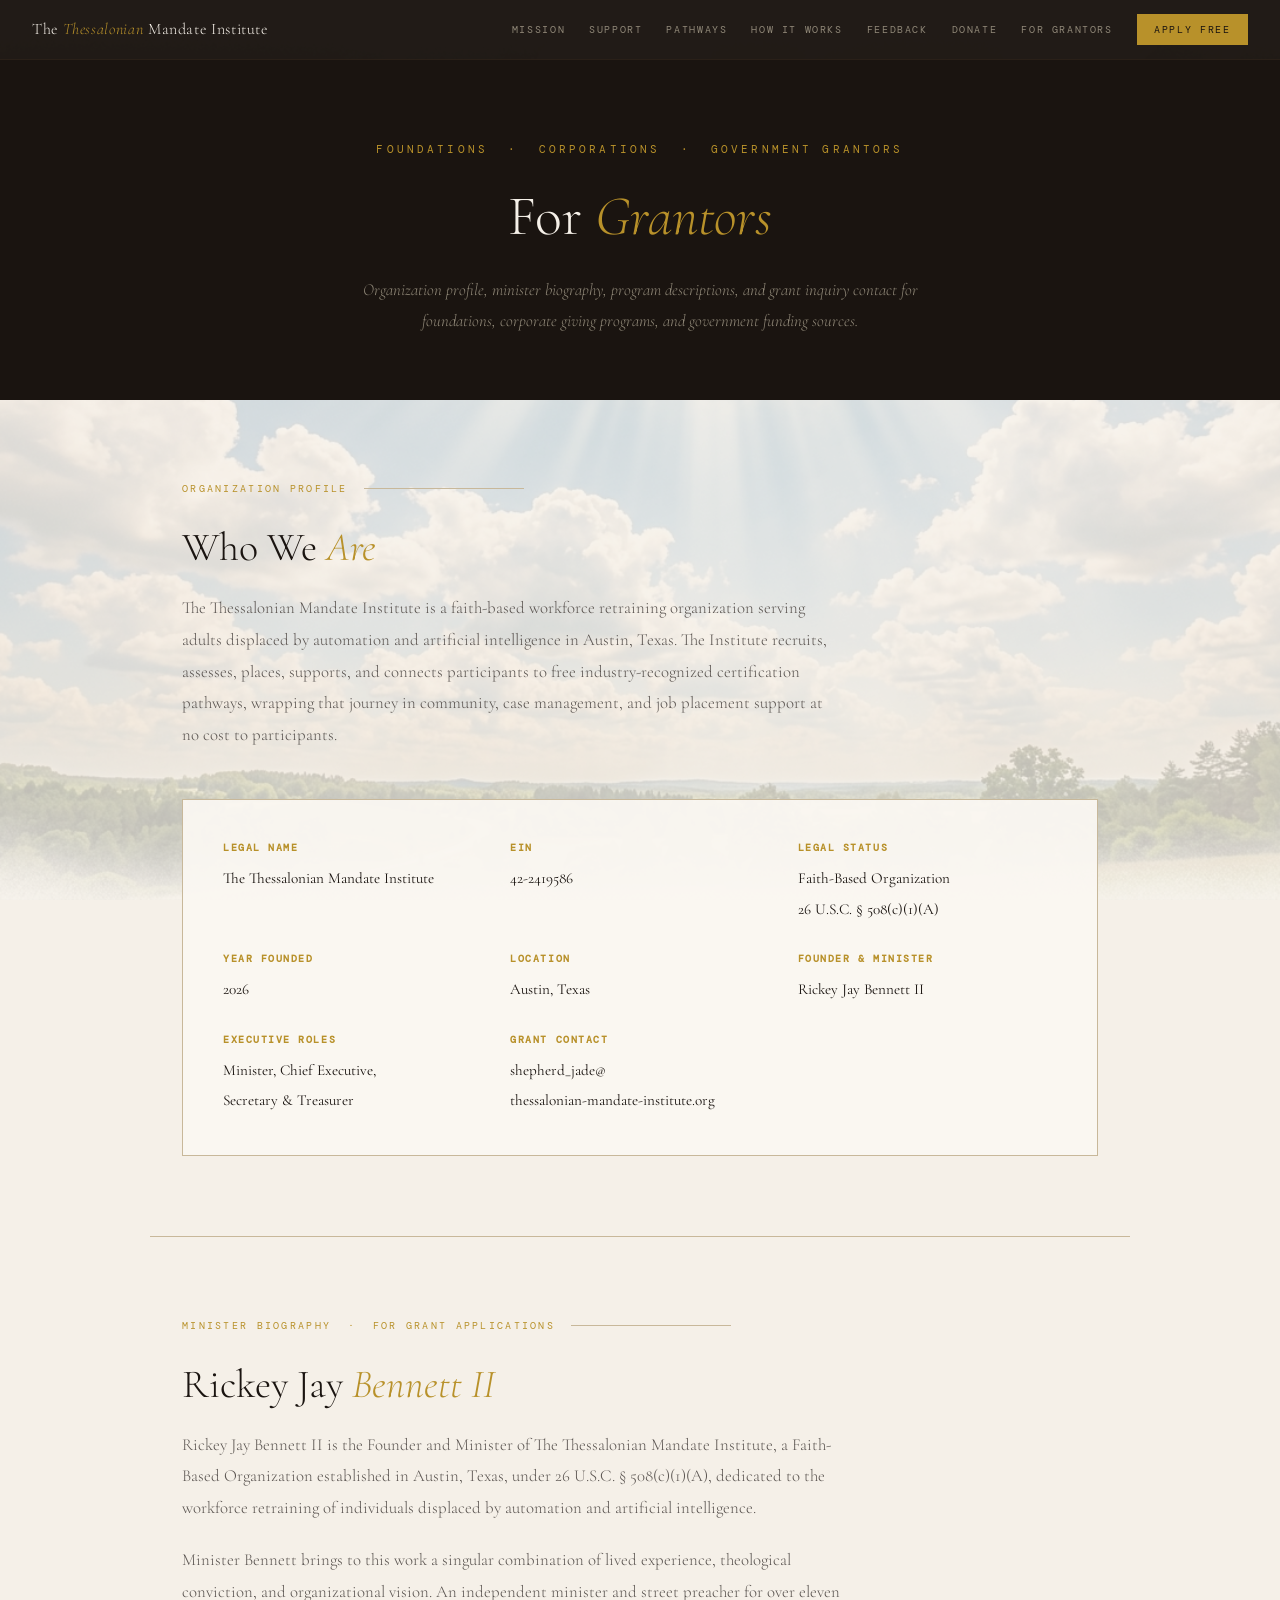
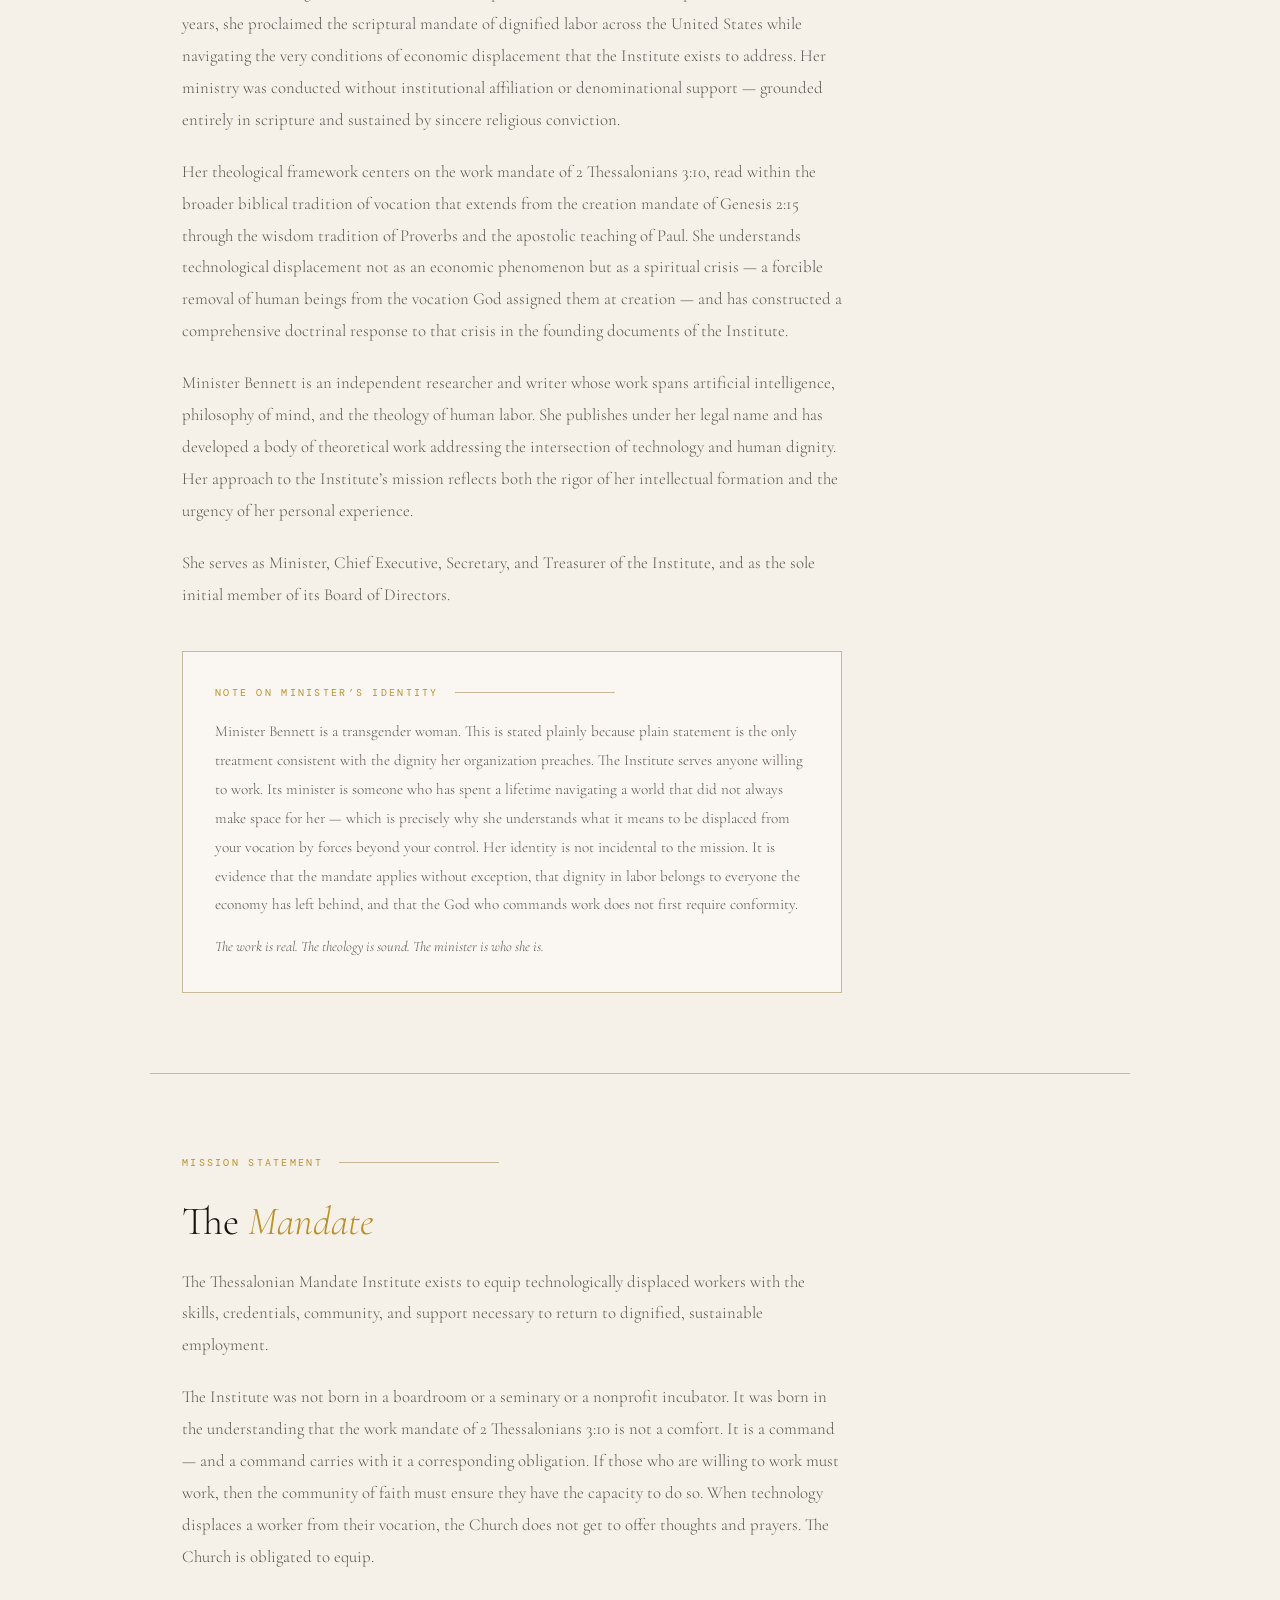
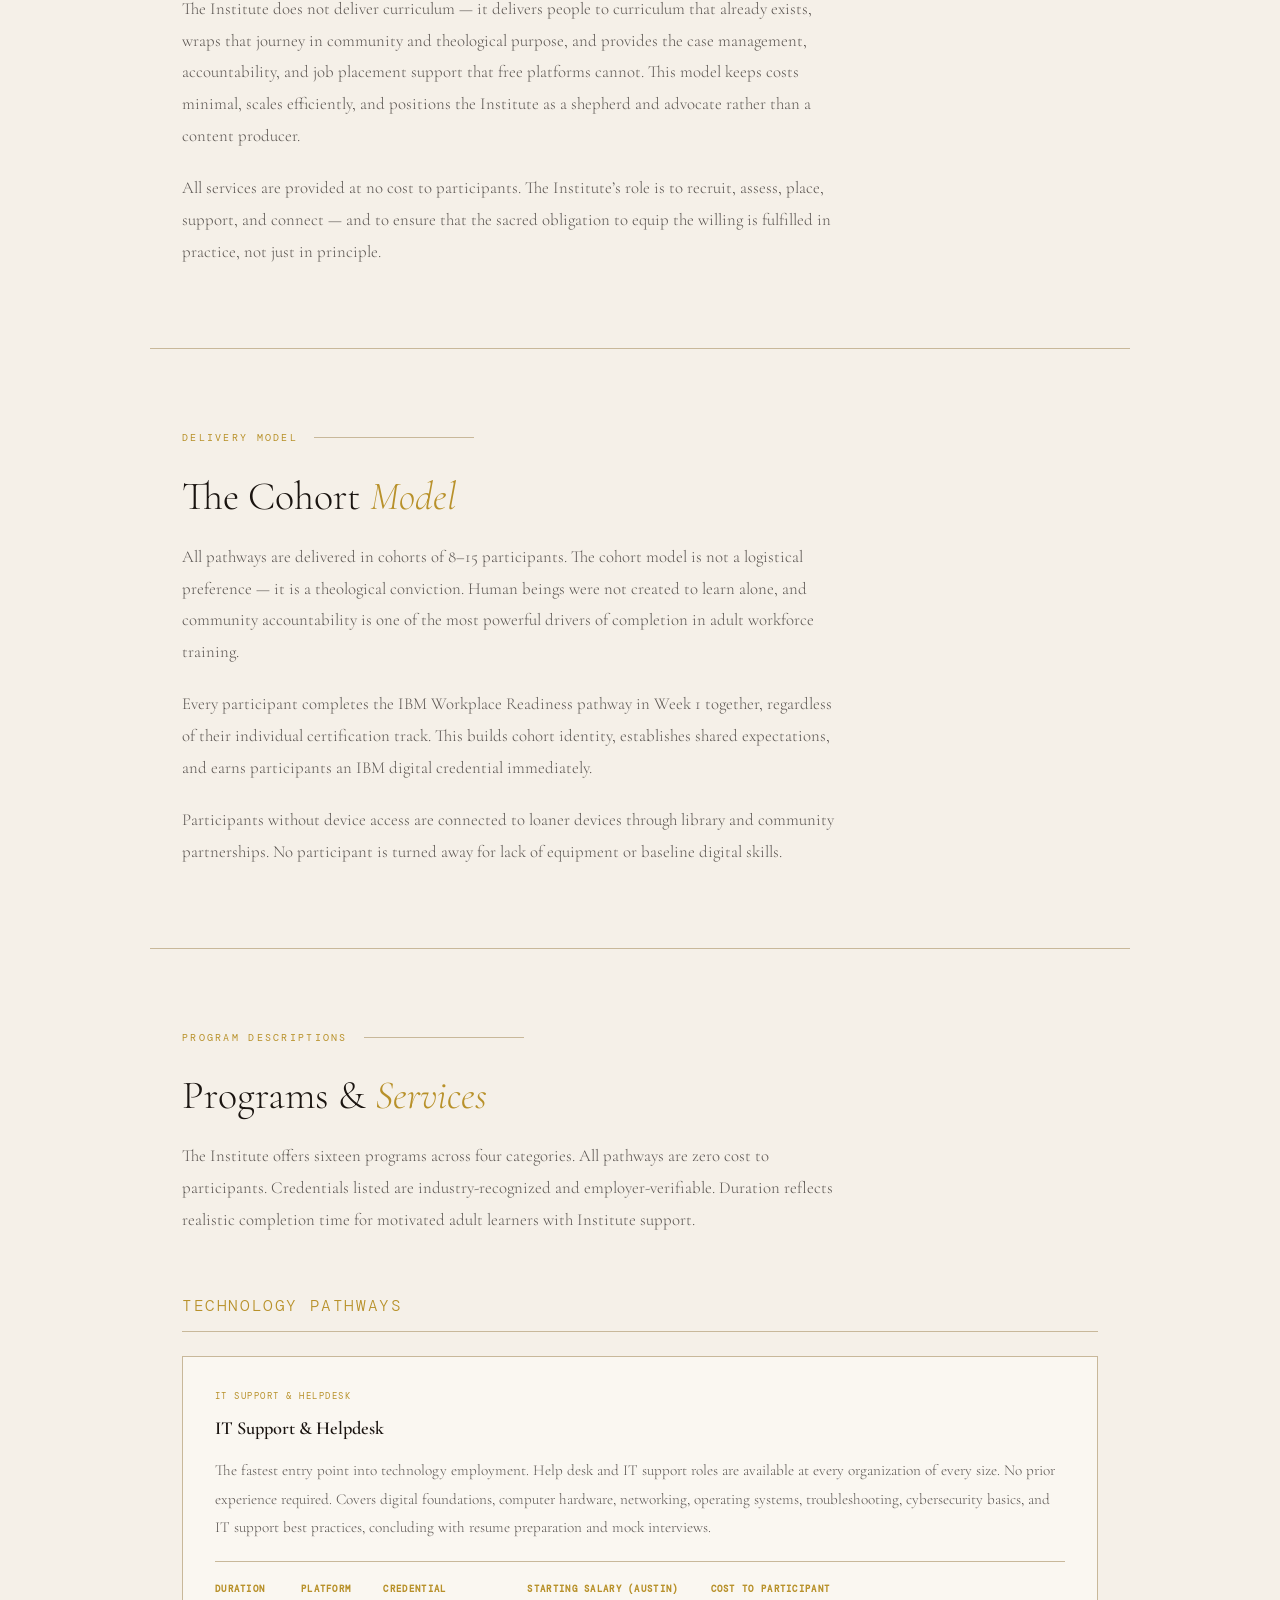
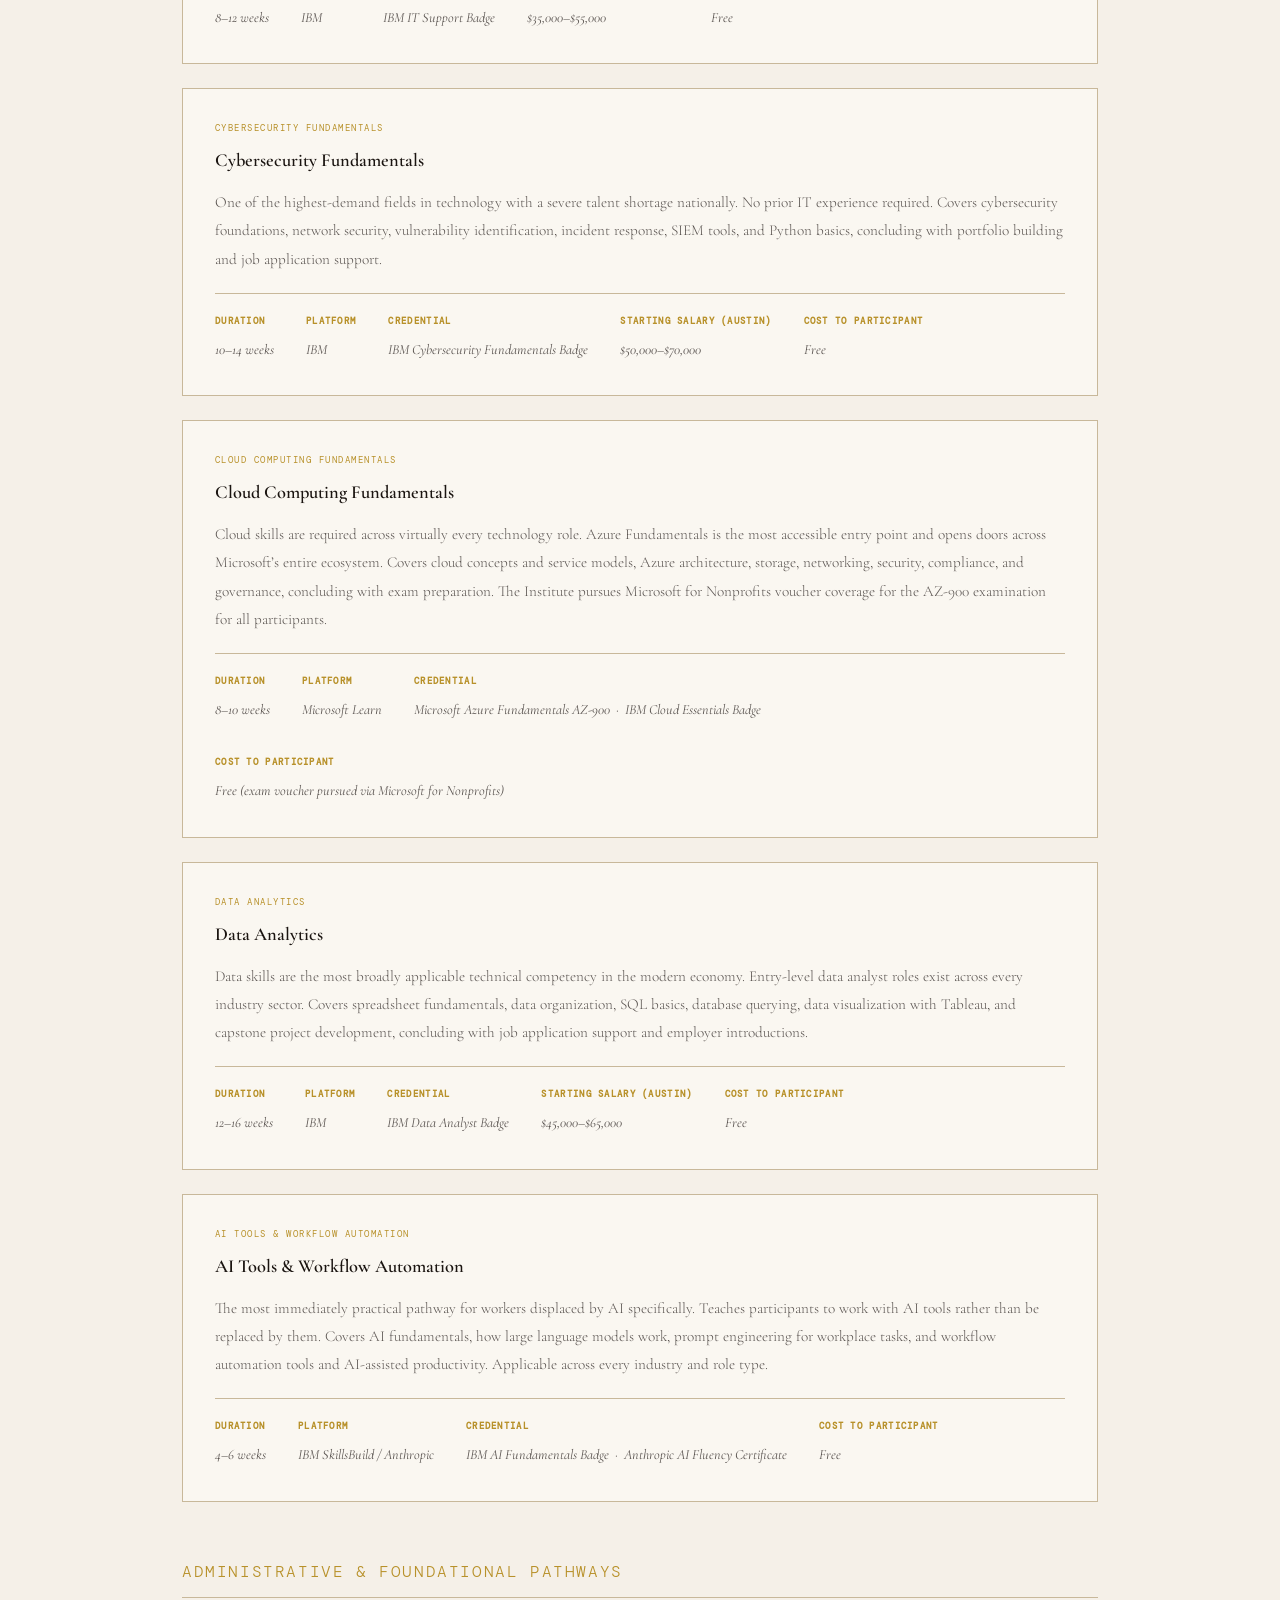
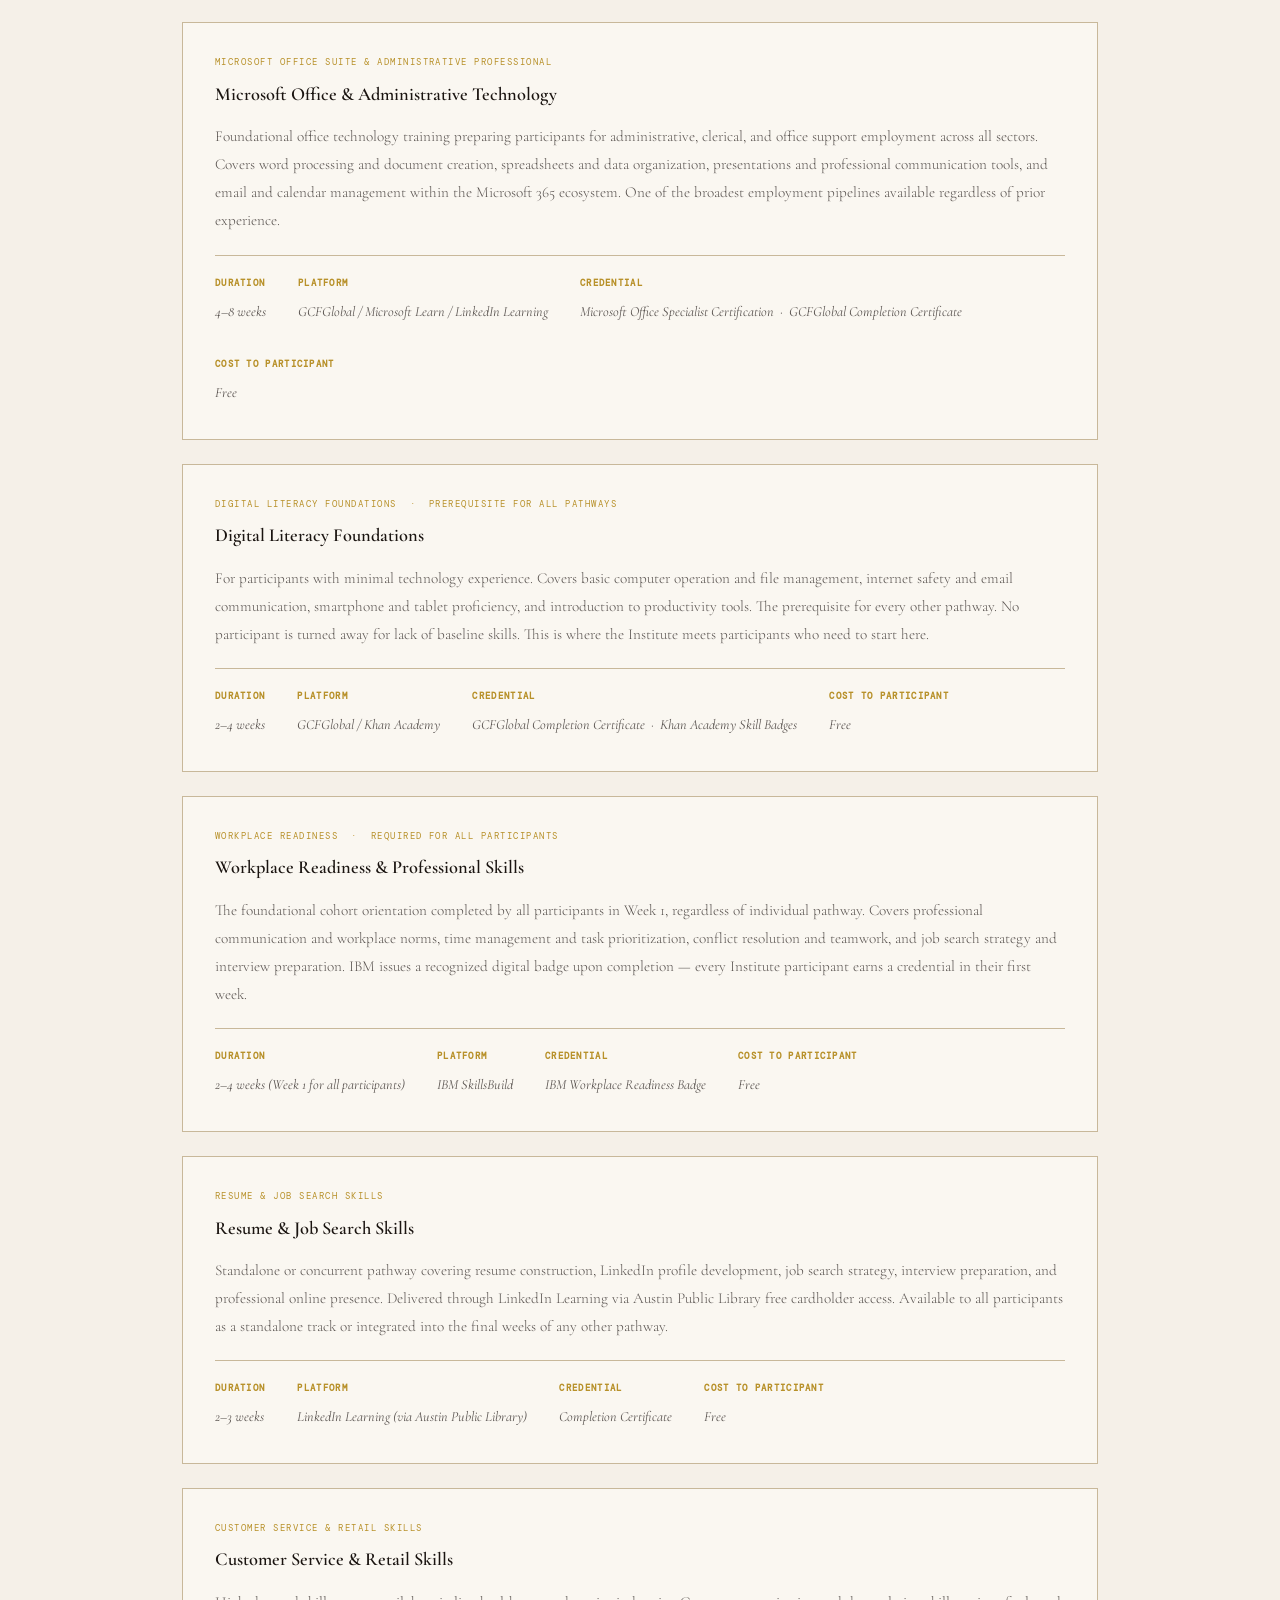
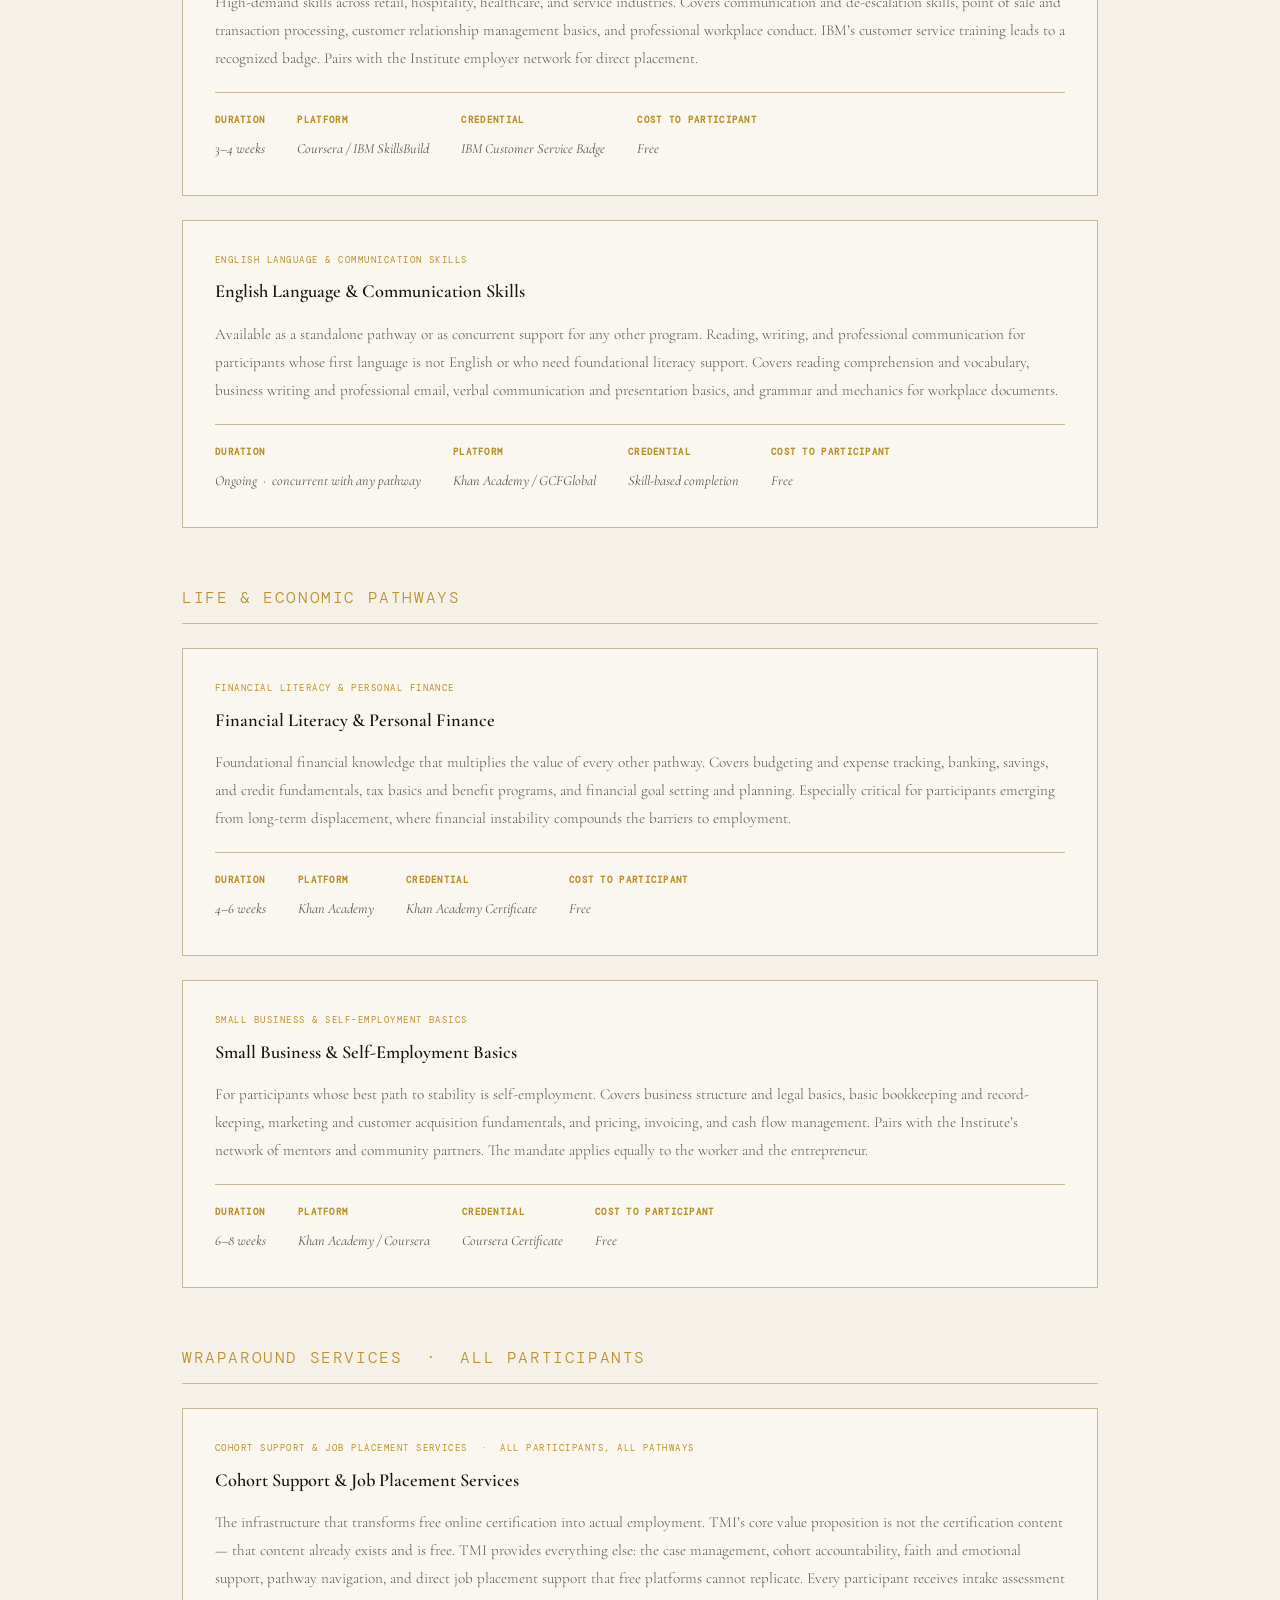
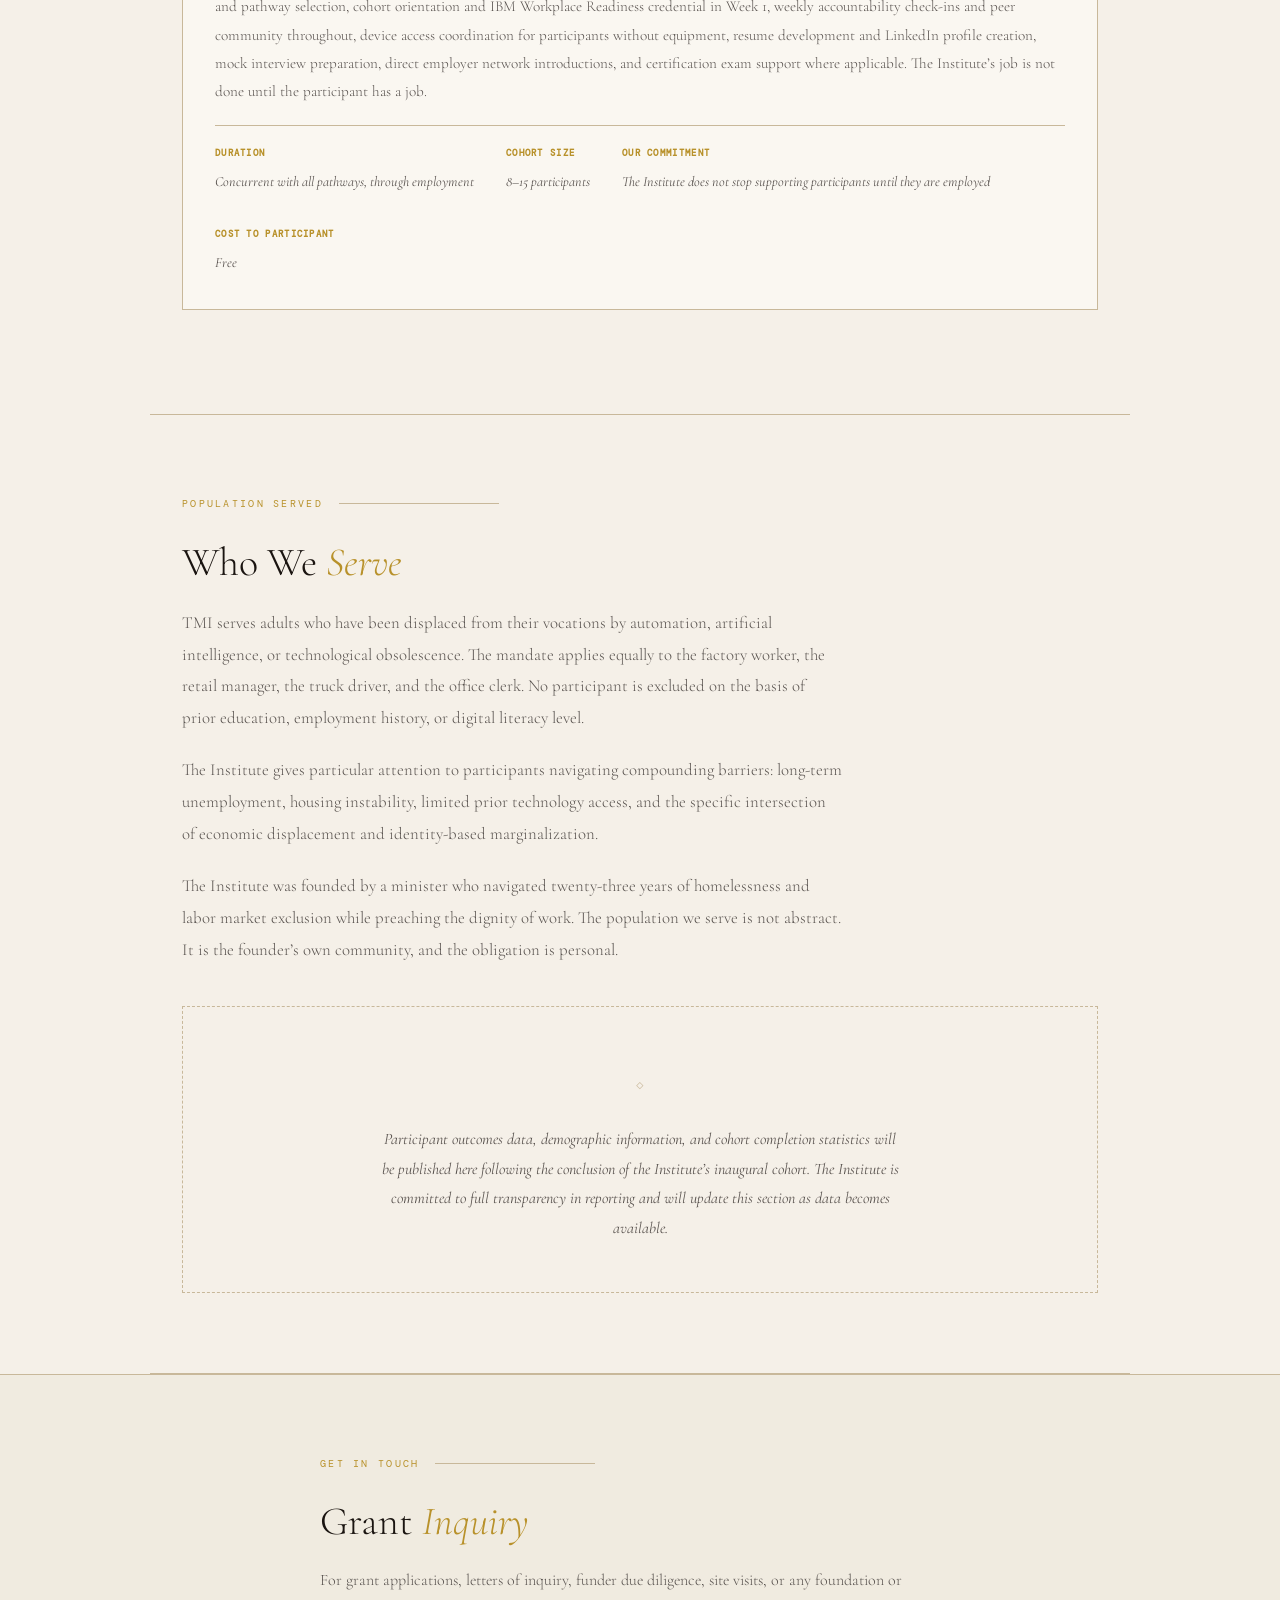
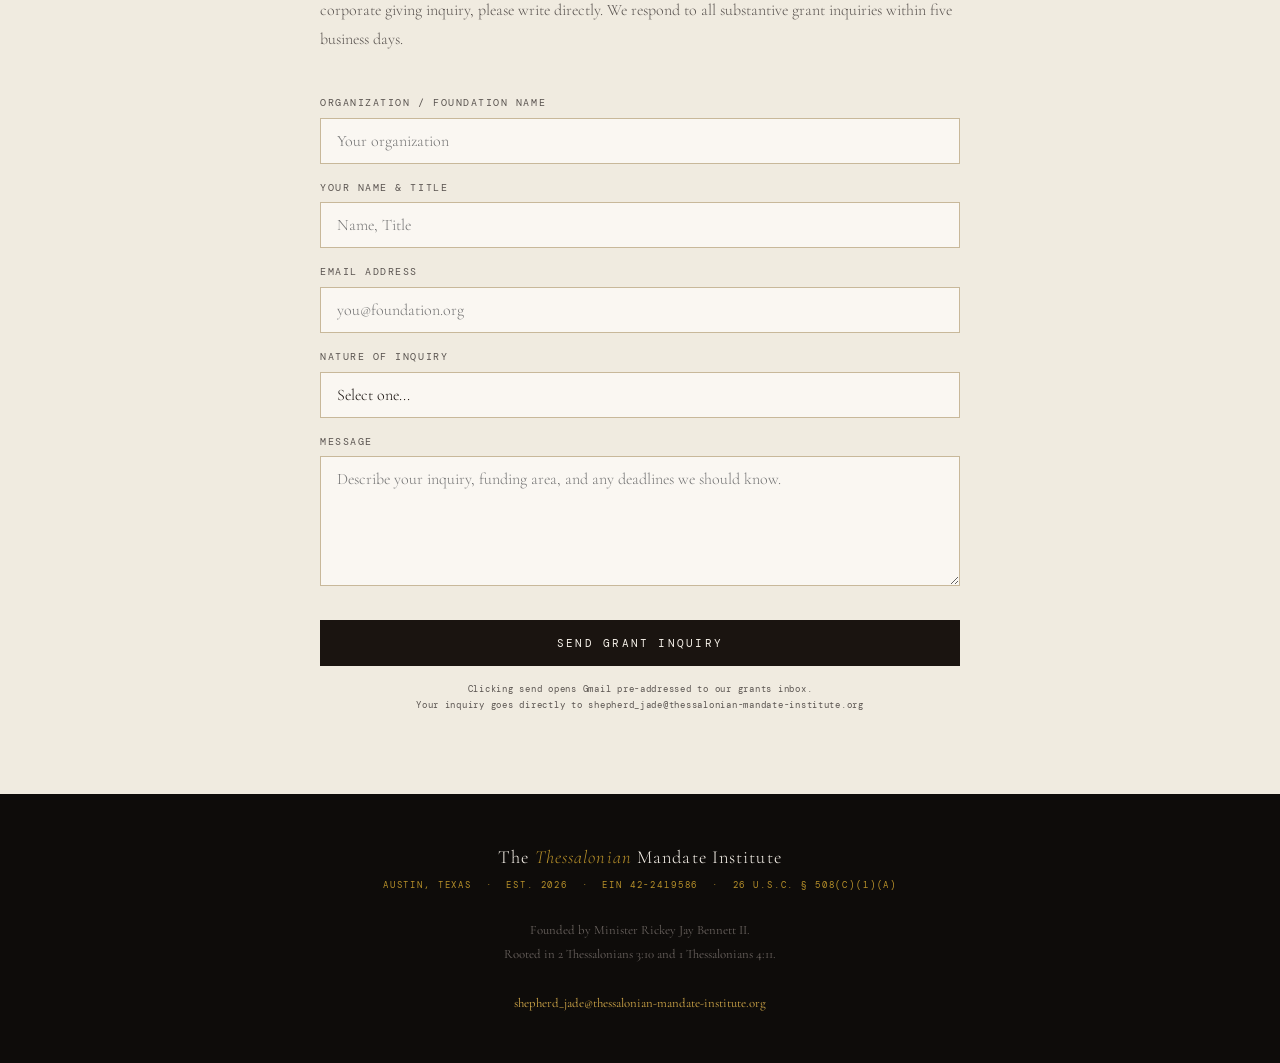
<file: grantors.html>
<!DOCTYPE html>
<html lang="en">
<head>
<meta charset="UTF-8">
<meta name="viewport" content="width=device-width, initial-scale=1.0">
<title>For Foundations &amp; Grantors &#8212; The Thessalonian Mandate Institute</title>
<link rel="preconnect" href="https://fonts.googleapis.com">
<link href="https://fonts.googleapis.com/css2?family=Cormorant+Garamond:ital,wght@0,300;0,400;0,600;1,300;1,400&family=DM+Mono:wght@300;400&display=swap" rel="stylesheet">
<link rel="stylesheet" href="style.css">
<link rel="canonical" href="https://thessalonian-mandate-institute.org/grantors.html">
</head>
<body class="bg-fixed">

<nav>
  <a href="index.html" class="nav-brand">The <em>Thessalonian</em> Mandate Institute</a>
  <div class="nav-links">
    <a href="index.html#mission">Mission</a>
    <a href="index.html#support">Support</a>
    <a href="index.html#pathways">Pathways</a>
    <a href="index.html#model">How It Works</a>
    <a href="index.html#feedback">Feedback</a>
    <a href="donors.html">Donate</a>
    <a href="grantors.html">For Grantors</a>
    <a href="index.html#apply" class="nav-apply">Apply Free</a>
  </div>
</nav>

<div class="page-header">
  <div class="hero-eyebrow">Foundations &nbsp;&#183;&nbsp; Corporations &nbsp;&#183;&nbsp; Government Grantors</div>
  <h1>For <em>Grantors</em></h1>
  <p>Organization profile, minister biography, program descriptions, and grant inquiry contact for foundations, corporate giving programs, and government funding sources.</p>
</div>

<!-- ORG PROFILE -->
<div class="section fade-up" id="profile">
  <div class="section-label">Organization Profile</div>
  <h2 class="section-title">Who We <em>Are</em></h2>
  <p class="body-text">
    The Thessalonian Mandate Institute is a faith-based workforce retraining organization serving adults displaced by automation and artificial intelligence in Austin, Texas. The Institute recruits, assesses, places, supports, and connects participants to free industry-recognized certification pathways, wrapping that journey in community, case management, and job placement support at no cost to participants.
  </p>

  <div class="org-profile">
    <div class="org-profile-grid">
      <div class="org-field">
        <strong>Legal Name</strong>
        <span>The Thessalonian Mandate Institute</span>
      </div>
      <div class="org-field">
        <strong>EIN</strong>
        <span>42&#8209;2419586</span>
      </div>
      <div class="org-field">
        <strong>Legal Status</strong>
        <span>Faith-Based Organization<br>26 U.S.C. &#167; 508(c)(1)(A)</span>
      </div>
      <div class="org-field">
        <strong>Year Founded</strong>
        <span>2026</span>
      </div>
      <div class="org-field">
        <strong>Location</strong>
        <span>Austin, Texas</span>
      </div>
      <div class="org-field">
        <strong>Founder &amp; Minister</strong>
        <span>Rickey Jay Bennett II</span>
      </div>
      <div class="org-field">
        <strong>Executive Roles</strong>
        <span>Minister, Chief Executive,<br>Secretary &amp; Treasurer</span>
      </div>
      <div class="org-field">
        <strong>Grant Contact</strong>
        <span>shepherd_jade@<br>thessalonian&#8209;mandate&#8209;institute.org</span>
      </div>
    </div>
  </div>
</div>

<!-- MINISTER BIOGRAPHY -->
<div class="section fade-up" id="biography">
  <div class="section-label">Minister Biography &nbsp;&#183;&nbsp; For Grant Applications</div>
  <h2 class="section-title">Rickey Jay <em>Bennett II</em></h2>

  <p class="body-text">
    Rickey Jay Bennett II is the Founder and Minister of The Thessalonian Mandate Institute, a Faith-Based Organization established in Austin, Texas, under 26 U.S.C. &#167; 508(c)(1)(A), dedicated to the workforce retraining of individuals displaced by automation and artificial intelligence.
  </p>
  <p class="body-text" style="margin-top:1.25rem;">
    Minister Bennett brings to this work a singular combination of lived experience, theological conviction, and organizational vision. An independent minister and street preacher for over eleven years, she proclaimed the scriptural mandate of dignified labor across the United States while navigating the very conditions of economic displacement that the Institute exists to address. Her ministry was conducted without institutional affiliation or denominational support &#8212; grounded entirely in scripture and sustained by sincere religious conviction.
  </p>
  <p class="body-text" style="margin-top:1.25rem;">
    Her theological framework centers on the work mandate of 2 Thessalonians 3:10, read within the broader biblical tradition of vocation that extends from the creation mandate of Genesis 2:15 through the wisdom tradition of Proverbs and the apostolic teaching of Paul. She understands technological displacement not as an economic phenomenon but as a spiritual crisis &#8212; a forcible removal of human beings from the vocation God assigned them at creation &#8212; and has constructed a comprehensive doctrinal response to that crisis in the founding documents of the Institute.
  </p>
  <p class="body-text" style="margin-top:1.25rem;">
    Minister Bennett is an independent researcher and writer whose work spans artificial intelligence, philosophy of mind, and the theology of human labor. She publishes under her legal name and has developed a body of theoretical work addressing the intersection of technology and human dignity. Her approach to the Institute&#8217;s mission reflects both the rigor of her intellectual formation and the urgency of her personal experience.
  </p>
  <p class="body-text" style="margin-top:1.25rem;">
    She serves as Minister, Chief Executive, Secretary, and Treasurer of the Institute, and as the sole initial member of its Board of Directors.
  </p>

  <div style="margin-top:2.5rem;padding:2rem;border:1px solid var(--rule);background:rgba(250,247,242,0.92);max-width:660px;">
    <div class="section-label" style="margin-bottom:1rem;">Note on Minister&#8217;s Identity</div>
    <p style="font-size:0.95rem;color:var(--ash);font-weight:300;line-height:1.9;">
      Minister Bennett is a transgender woman. This is stated plainly because plain statement is the only treatment consistent with the dignity her organization preaches. The Institute serves anyone willing to work. Its minister is someone who has spent a lifetime navigating a world that did not always make space for her &#8212; which is precisely why she understands what it means to be displaced from your vocation by forces beyond your control. Her identity is not incidental to the mission. It is evidence that the mandate applies without exception, that dignity in labor belongs to everyone the economy has left behind, and that the God who commands work does not first require conformity.
    </p>
    <p style="margin-top:1rem;font-size:0.9rem;color:var(--ash);font-style:italic;font-weight:300;">
      The work is real. The theology is sound. The minister is who she is.
    </p>
  </div>
</div>

<!-- MISSION STATEMENT -->
<div class="section fade-up" id="mission-statement">
  <div class="section-label">Mission Statement</div>
  <h2 class="section-title">The <em>Mandate</em></h2>
  <p class="body-text">
    The Thessalonian Mandate Institute exists to equip technologically displaced workers with the skills, credentials, community, and support necessary to return to dignified, sustainable employment.
  </p>
  <p class="body-text" style="margin-top:1.25rem;">
    The Institute was not born in a boardroom or a seminary or a nonprofit incubator. It was born in the understanding that the work mandate of 2 Thessalonians 3:10 is not a comfort. It is a command &#8212; and a command carries with it a corresponding obligation. If those who are willing to work must work, then the community of faith must ensure they have the capacity to do so. When technology displaces a worker from their vocation, the Church does not get to offer thoughts and prayers. The Church is obligated to equip.
  </p>
  <p class="body-text" style="margin-top:1.25rem;">
    The Institute does not deliver curriculum &#8212; it delivers people to curriculum that already exists, wraps that journey in community and theological purpose, and provides the case management, accountability, and job placement support that free platforms cannot. This model keeps costs minimal, scales efficiently, and positions the Institute as a shepherd and advocate rather than a content producer.
  </p>
  <p class="body-text" style="margin-top:1.25rem;">
    All services are provided at no cost to participants. The Institute&#8217;s role is to recruit, assess, place, support, and connect &#8212; and to ensure that the sacred obligation to equip the willing is fulfilled in practice, not just in principle.
  </p>
</div>

<!-- PROGRAM MODEL -->
<div class="section fade-up" id="model">
  <div class="section-label">Delivery Model</div>
  <h2 class="section-title">The Cohort <em>Model</em></h2>
  <p class="body-text">
    All pathways are delivered in cohorts of 8&#8211;15 participants. The cohort model is not a logistical preference &#8212; it is a theological conviction. Human beings were not created to learn alone, and community accountability is one of the most powerful drivers of completion in adult workforce training.
  </p>
  <p class="body-text" style="margin-top:1.25rem;">
    Every participant completes the IBM Workplace Readiness pathway in Week 1 together, regardless of their individual certification track. This builds cohort identity, establishes shared expectations, and earns participants an IBM digital credential immediately.
  </p>
  <p class="body-text" style="margin-top:1.25rem;">
    Participants without device access are connected to loaner devices through library and community partnerships. No participant is turned away for lack of equipment or baseline digital skills.
  </p>
</div>

<!-- PROGRAMS -->
<div class="section fade-up" id="programs">
  <div class="section-label">Program Descriptions</div>
  <h2 class="section-title">Programs &amp; <em>Services</em></h2>
  <p class="body-text">
    The Institute offers sixteen programs across four categories. All pathways are zero cost to participants. Credentials listed are industry-recognized and employer-verifiable. Duration reflects realistic completion time for motivated adult learners with Institute support.
  </p>

  <!-- TECHNOLOGY PATHWAYS -->
  <h3 style="font-size:1rem;font-weight:300;letter-spacing:0.1em;text-transform:uppercase;font-family:'DM Mono',monospace;color:var(--gold);margin-top:3.5rem;margin-bottom:1.5rem;padding-bottom:0.75rem;border-bottom:1px solid var(--rule);">Technology Pathways</h3>

  <div class="program-card">
    <div class="program-card-label">IT Support &amp; Helpdesk</div>
    <h3>IT Support &amp; Helpdesk</h3>
    <p>The fastest entry point into technology employment. Help desk and IT support roles are available at every organization of every size. No prior experience required. Covers digital foundations, computer hardware, networking, operating systems, troubleshooting, cybersecurity basics, and IT support best practices, concluding with resume preparation and mock interviews.</p>
    <div class="program-meta">
      <div class="program-meta-item"><strong>Duration</strong><span>8&#8211;12 weeks</span></div>
      <div class="program-meta-item"><strong>Platform</strong><span>IBM</span></div>
      <div class="program-meta-item"><strong>Credential</strong><span>IBM IT Support Badge</span></div>
      <div class="program-meta-item"><strong>Starting Salary (Austin)</strong><span>$35,000&#8211;$55,000</span></div>
      <div class="program-meta-item"><strong>Cost to Participant</strong><span>Free</span></div>
    </div>
  </div>

  <div class="program-card">
    <div class="program-card-label">Cybersecurity Fundamentals</div>
    <h3>Cybersecurity Fundamentals</h3>
    <p>One of the highest-demand fields in technology with a severe talent shortage nationally. No prior IT experience required. Covers cybersecurity foundations, network security, vulnerability identification, incident response, SIEM tools, and Python basics, concluding with portfolio building and job application support.</p>
    <div class="program-meta">
      <div class="program-meta-item"><strong>Duration</strong><span>10&#8211;14 weeks</span></div>
      <div class="program-meta-item"><strong>Platform</strong><span>IBM</span></div>
      <div class="program-meta-item"><strong>Credential</strong><span>IBM Cybersecurity Fundamentals Badge</span></div>
      <div class="program-meta-item"><strong>Starting Salary (Austin)</strong><span>$50,000&#8211;$70,000</span></div>
      <div class="program-meta-item"><strong>Cost to Participant</strong><span>Free</span></div>
    </div>
  </div>

  <div class="program-card">
    <div class="program-card-label">Cloud Computing Fundamentals</div>
    <h3>Cloud Computing Fundamentals</h3>
    <p>Cloud skills are required across virtually every technology role. Azure Fundamentals is the most accessible entry point and opens doors across Microsoft&#8217;s entire ecosystem. Covers cloud concepts and service models, Azure architecture, storage, networking, security, compliance, and governance, concluding with exam preparation. The Institute pursues Microsoft for Nonprofits voucher coverage for the AZ-900 examination for all participants.</p>
    <div class="program-meta">
      <div class="program-meta-item"><strong>Duration</strong><span>8&#8211;10 weeks</span></div>
      <div class="program-meta-item"><strong>Platform</strong><span>Microsoft Learn</span></div>
      <div class="program-meta-item"><strong>Credential</strong><span>Microsoft Azure Fundamentals AZ-900 &nbsp;&#183;&nbsp; IBM Cloud Essentials Badge</span></div>
      <div class="program-meta-item"><strong>Cost to Participant</strong><span>Free (exam voucher pursued via Microsoft for Nonprofits)</span></div>
    </div>
  </div>

  <div class="program-card">
    <div class="program-card-label">Data Analytics</div>
    <h3>Data Analytics</h3>
    <p>Data skills are the most broadly applicable technical competency in the modern economy. Entry-level data analyst roles exist across every industry sector. Covers spreadsheet fundamentals, data organization, SQL basics, database querying, data visualization with Tableau, and capstone project development, concluding with job application support and employer introductions.</p>
    <div class="program-meta">
      <div class="program-meta-item"><strong>Duration</strong><span>12&#8211;16 weeks</span></div>
      <div class="program-meta-item"><strong>Platform</strong><span>IBM</span></div>
      <div class="program-meta-item"><strong>Credential</strong><span>IBM Data Analyst Badge</span></div>
      <div class="program-meta-item"><strong>Starting Salary (Austin)</strong><span>$45,000&#8211;$65,000</span></div>
      <div class="program-meta-item"><strong>Cost to Participant</strong><span>Free</span></div>
    </div>
  </div>

  <div class="program-card">
    <div class="program-card-label">AI Tools &amp; Workflow Automation</div>
    <h3>AI Tools &amp; Workflow Automation</h3>
    <p>The most immediately practical pathway for workers displaced by AI specifically. Teaches participants to work with AI tools rather than be replaced by them. Covers AI fundamentals, how large language models work, prompt engineering for workplace tasks, and workflow automation tools and AI-assisted productivity. Applicable across every industry and role type.</p>
    <div class="program-meta">
      <div class="program-meta-item"><strong>Duration</strong><span>4&#8211;6 weeks</span></div>
      <div class="program-meta-item"><strong>Platform</strong><span>IBM SkillsBuild / Anthropic</span></div>
      <div class="program-meta-item"><strong>Credential</strong><span>IBM AI Fundamentals Badge &nbsp;&#183;&nbsp; Anthropic AI Fluency Certificate</span></div>
      <div class="program-meta-item"><strong>Cost to Participant</strong><span>Free</span></div>
    </div>
  </div>

  <!-- ADMINISTRATIVE & FOUNDATIONAL -->
  <h3 style="font-size:1rem;font-weight:300;letter-spacing:0.1em;text-transform:uppercase;font-family:'DM Mono',monospace;color:var(--gold);margin-top:3.5rem;margin-bottom:1.5rem;padding-bottom:0.75rem;border-bottom:1px solid var(--rule);">Administrative &amp; Foundational Pathways</h3>

  <div class="program-card">
    <div class="program-card-label">Microsoft Office Suite &amp; Administrative Professional</div>
    <h3>Microsoft Office &amp; Administrative Technology</h3>
    <p>Foundational office technology training preparing participants for administrative, clerical, and office support employment across all sectors. Covers word processing and document creation, spreadsheets and data organization, presentations and professional communication tools, and email and calendar management within the Microsoft 365 ecosystem. One of the broadest employment pipelines available regardless of prior experience.</p>
    <div class="program-meta">
      <div class="program-meta-item"><strong>Duration</strong><span>4&#8211;8 weeks</span></div>
      <div class="program-meta-item"><strong>Platform</strong><span>GCFGlobal / Microsoft Learn / LinkedIn Learning</span></div>
      <div class="program-meta-item"><strong>Credential</strong><span>Microsoft Office Specialist Certification &nbsp;&#183;&nbsp; GCFGlobal Completion Certificate</span></div>
      <div class="program-meta-item"><strong>Cost to Participant</strong><span>Free</span></div>
    </div>
  </div>

  <div class="program-card">
    <div class="program-card-label">Digital Literacy Foundations &nbsp;&#183;&nbsp; Prerequisite for All Pathways</div>
    <h3>Digital Literacy Foundations</h3>
    <p>For participants with minimal technology experience. Covers basic computer operation and file management, internet safety and email communication, smartphone and tablet proficiency, and introduction to productivity tools. The prerequisite for every other pathway. No participant is turned away for lack of baseline skills. This is where the Institute meets participants who need to start here.</p>
    <div class="program-meta">
      <div class="program-meta-item"><strong>Duration</strong><span>2&#8211;4 weeks</span></div>
      <div class="program-meta-item"><strong>Platform</strong><span>GCFGlobal / Khan Academy</span></div>
      <div class="program-meta-item"><strong>Credential</strong><span>GCFGlobal Completion Certificate &nbsp;&#183;&nbsp; Khan Academy Skill Badges</span></div>
      <div class="program-meta-item"><strong>Cost to Participant</strong><span>Free</span></div>
    </div>
  </div>

  <div class="program-card">
    <div class="program-card-label">Workplace Readiness &nbsp;&#183;&nbsp; Required for All Participants</div>
    <h3>Workplace Readiness &amp; Professional Skills</h3>
    <p>The foundational cohort orientation completed by all participants in Week 1, regardless of individual pathway. Covers professional communication and workplace norms, time management and task prioritization, conflict resolution and teamwork, and job search strategy and interview preparation. IBM issues a recognized digital badge upon completion &#8212; every Institute participant earns a credential in their first week.</p>
    <div class="program-meta">
      <div class="program-meta-item"><strong>Duration</strong><span>2&#8211;4 weeks (Week 1 for all participants)</span></div>
      <div class="program-meta-item"><strong>Platform</strong><span>IBM SkillsBuild</span></div>
      <div class="program-meta-item"><strong>Credential</strong><span>IBM Workplace Readiness Badge</span></div>
      <div class="program-meta-item"><strong>Cost to Participant</strong><span>Free</span></div>
    </div>
  </div>

  <div class="program-card">
    <div class="program-card-label">Resume &amp; Job Search Skills</div>
    <h3>Resume &amp; Job Search Skills</h3>
    <p>Standalone or concurrent pathway covering resume construction, LinkedIn profile development, job search strategy, interview preparation, and professional online presence. Delivered through LinkedIn Learning via Austin Public Library free cardholder access. Available to all participants as a standalone track or integrated into the final weeks of any other pathway.</p>
    <div class="program-meta">
      <div class="program-meta-item"><strong>Duration</strong><span>2&#8211;3 weeks</span></div>
      <div class="program-meta-item"><strong>Platform</strong><span>LinkedIn Learning (via Austin Public Library)</span></div>
      <div class="program-meta-item"><strong>Credential</strong><span>Completion Certificate</span></div>
      <div class="program-meta-item"><strong>Cost to Participant</strong><span>Free</span></div>
    </div>
  </div>

  <div class="program-card">
    <div class="program-card-label">Customer Service &amp; Retail Skills</div>
    <h3>Customer Service &amp; Retail Skills</h3>
    <p>High-demand skills across retail, hospitality, healthcare, and service industries. Covers communication and de-escalation skills, point of sale and transaction processing, customer relationship management basics, and professional workplace conduct. IBM&#8217;s customer service training leads to a recognized badge. Pairs with the Institute employer network for direct placement.</p>
    <div class="program-meta">
      <div class="program-meta-item"><strong>Duration</strong><span>3&#8211;4 weeks</span></div>
      <div class="program-meta-item"><strong>Platform</strong><span>Coursera / IBM SkillsBuild</span></div>
      <div class="program-meta-item"><strong>Credential</strong><span>IBM Customer Service Badge</span></div>
      <div class="program-meta-item"><strong>Cost to Participant</strong><span>Free</span></div>
    </div>
  </div>

  <div class="program-card">
    <div class="program-card-label">English Language &amp; Communication Skills</div>
    <h3>English Language &amp; Communication Skills</h3>
    <p>Available as a standalone pathway or as concurrent support for any other program. Reading, writing, and professional communication for participants whose first language is not English or who need foundational literacy support. Covers reading comprehension and vocabulary, business writing and professional email, verbal communication and presentation basics, and grammar and mechanics for workplace documents.</p>
    <div class="program-meta">
      <div class="program-meta-item"><strong>Duration</strong><span>Ongoing &nbsp;&#183;&nbsp; concurrent with any pathway</span></div>
      <div class="program-meta-item"><strong>Platform</strong><span>Khan Academy / GCFGlobal</span></div>
      <div class="program-meta-item"><strong>Credential</strong><span>Skill-based completion</span></div>
      <div class="program-meta-item"><strong>Cost to Participant</strong><span>Free</span></div>
    </div>
  </div>

  <!-- LIFE & ECONOMIC PATHWAYS -->
  <h3 style="font-size:1rem;font-weight:300;letter-spacing:0.1em;text-transform:uppercase;font-family:'DM Mono',monospace;color:var(--gold);margin-top:3.5rem;margin-bottom:1.5rem;padding-bottom:0.75rem;border-bottom:1px solid var(--rule);">Life &amp; Economic Pathways</h3>

  <div class="program-card">
    <div class="program-card-label">Financial Literacy &amp; Personal Finance</div>
    <h3>Financial Literacy &amp; Personal Finance</h3>
    <p>Foundational financial knowledge that multiplies the value of every other pathway. Covers budgeting and expense tracking, banking, savings, and credit fundamentals, tax basics and benefit programs, and financial goal setting and planning. Especially critical for participants emerging from long-term displacement, where financial instability compounds the barriers to employment.</p>
    <div class="program-meta">
      <div class="program-meta-item"><strong>Duration</strong><span>4&#8211;6 weeks</span></div>
      <div class="program-meta-item"><strong>Platform</strong><span>Khan Academy</span></div>
      <div class="program-meta-item"><strong>Credential</strong><span>Khan Academy Certificate</span></div>
      <div class="program-meta-item"><strong>Cost to Participant</strong><span>Free</span></div>
    </div>
  </div>

  <div class="program-card">
    <div class="program-card-label">Small Business &amp; Self-Employment Basics</div>
    <h3>Small Business &amp; Self-Employment Basics</h3>
    <p>For participants whose best path to stability is self-employment. Covers business structure and legal basics, basic bookkeeping and record-keeping, marketing and customer acquisition fundamentals, and pricing, invoicing, and cash flow management. Pairs with the Institute&#8217;s network of mentors and community partners. The mandate applies equally to the worker and the entrepreneur.</p>
    <div class="program-meta">
      <div class="program-meta-item"><strong>Duration</strong><span>6&#8211;8 weeks</span></div>
      <div class="program-meta-item"><strong>Platform</strong><span>Khan Academy / Coursera</span></div>
      <div class="program-meta-item"><strong>Credential</strong><span>Coursera Certificate</span></div>
      <div class="program-meta-item"><strong>Cost to Participant</strong><span>Free</span></div>
    </div>
  </div>

  <!-- WRAPAROUND SERVICES -->
  <h3 style="font-size:1rem;font-weight:300;letter-spacing:0.1em;text-transform:uppercase;font-family:'DM Mono',monospace;color:var(--gold);margin-top:3.5rem;margin-bottom:1.5rem;padding-bottom:0.75rem;border-bottom:1px solid var(--rule);">Wraparound Services &nbsp;&#183;&nbsp; All Participants</h3>

  <div class="program-card">
    <div class="program-card-label">Cohort Support &amp; Job Placement Services &nbsp;&#183;&nbsp; All Participants, All Pathways</div>
    <h3>Cohort Support &amp; Job Placement Services</h3>
    <p>The infrastructure that transforms free online certification into actual employment. TMI&#8217;s core value proposition is not the certification content &#8212; that content already exists and is free. TMI provides everything else: the case management, cohort accountability, faith and emotional support, pathway navigation, and direct job placement support that free platforms cannot replicate. Every participant receives intake assessment and pathway selection, cohort orientation and IBM Workplace Readiness credential in Week 1, weekly accountability check-ins and peer community throughout, device access coordination for participants without equipment, resume development and LinkedIn profile creation, mock interview preparation, direct employer network introductions, and certification exam support where applicable. The Institute&#8217;s job is not done until the participant has a job.</p>
    <div class="program-meta">
      <div class="program-meta-item"><strong>Duration</strong><span>Concurrent with all pathways, through employment</span></div>
      <div class="program-meta-item"><strong>Cohort Size</strong><span>8&#8211;15 participants</span></div>
      <div class="program-meta-item"><strong>Our Commitment</strong><span>The Institute does not stop supporting participants until they are employed</span></div>
      <div class="program-meta-item"><strong>Cost to Participant</strong><span>Free</span></div>
    </div>
  </div>

</div>

<!-- POPULATION SERVED -->
<div class="section fade-up" id="population">
  <div class="section-label">Population Served</div>
  <h2 class="section-title">Who We <em>Serve</em></h2>
  <p class="body-text">
    TMI serves adults who have been displaced from their vocations by automation, artificial intelligence, or technological obsolescence. The mandate applies equally to the factory worker, the retail manager, the truck driver, and the office clerk. No participant is excluded on the basis of prior education, employment history, or digital literacy level.
  </p>
  <p class="body-text" style="margin-top:1.25rem;">
    The Institute gives particular attention to participants navigating compounding barriers: long-term unemployment, housing instability, limited prior technology access, and the specific intersection of economic displacement and identity-based marginalization.
  </p>
  <p class="body-text" style="margin-top:1.25rem;">
    The Institute was founded by a minister who navigated twenty-three years of homelessness and labor market exclusion while preaching the dignity of work. The population we serve is not abstract. It is the founder&#8217;s own community, and the obligation is personal.
  </p>

  <div class="outcomes-placeholder">
    <span class="placeholder-icon">&#9671;</span>
    <p>
      Participant outcomes data, demographic information, and cohort completion statistics will be published here following the conclusion of the Institute&#8217;s inaugural cohort. The Institute is committed to full transparency in reporting and will update this section as data becomes available.
    </p>
  </div>
</div>

<!-- GRANT INQUIRY -->
<div class="grant-inquiry fade-up" id="contact">
  <div class="grant-inquiry-inner">
    <div class="section-label">Get in Touch</div>
    <h2 class="section-title">Grant <em>Inquiry</em></h2>
    <p style="color:var(--ash);font-size:1rem;font-weight:300;line-height:1.85;margin-bottom:2.5rem;">
      For grant applications, letters of inquiry, funder due diligence, site visits, or any foundation or corporate giving inquiry, please write directly. We respond to all substantive grant inquiries within five business days.
    </p>

    <div style="margin-bottom:1rem;">
      <label class="label-light" for="g-org">Organization / Foundation Name</label>
      <input class="field-light" type="text" id="g-org" placeholder="Your organization">
    </div>
    <div style="margin-bottom:1rem;">
      <label class="label-light" for="g-name">Your Name &amp; Title</label>
      <input class="field-light" type="text" id="g-name" placeholder="Name, Title">
    </div>
    <div style="margin-bottom:1rem;">
      <label class="label-light" for="g-email">Email Address</label>
      <input class="field-light" type="email" id="g-email" placeholder="you@foundation.org">
    </div>
    <div style="margin-bottom:1rem;">
      <label class="label-light" for="g-type">Nature of Inquiry</label>
      <select class="field-light" id="g-type">
        <option value="">Select one...</option>
        <option>Letter of Inquiry</option>
        <option>Grant Application</option>
        <option>Corporate Giving / Sponsorship</option>
        <option>Government / Workforce Development Funding</option>
        <option>Site Visit or Due Diligence</option>
        <option>General Funder Inquiry</option>
      </select>
    </div>
    <div style="margin-bottom:1rem;">
      <label class="label-light" for="g-message">Message</label>
      <textarea class="field-light" id="g-message" style="resize:vertical;min-height:130px;" placeholder="Describe your inquiry, funding area, and any deadlines we should know."></textarea>
    </div>

    <button class="form-submit" onclick="submitGrantInquiry()" style="background:var(--ink);color:var(--parchment);">Send Grant Inquiry</button>
    <p class="form-notice" style="color:var(--ash);">
      Clicking send opens Gmail pre-addressed to our grants inbox.<br>
      Your inquiry goes directly to shepherd_jade@thessalonian-mandate-institute.org
    </p>

    <!-- GIVING PORTAL OPT-IN — shown after inquiry is sent -->
    <div id="grantor-portal-optin" style="display:none;margin-top:2rem;padding:2rem;border:1px solid var(--gold);background:rgba(184,145,42,0.06);">
      <div style="font-family:'DM Mono',monospace;font-size:0.62rem;letter-spacing:0.2em;text-transform:uppercase;color:var(--gold);margin-bottom:0.75rem;">Giving Portal Access</div>
      <p style="font-size:1rem;font-weight:300;color:var(--ash);font-style:italic;margin-bottom:1.25rem;line-height:1.8;">
        Your inquiry has been sent. Grantors who create an account gain access to our private Giving Portal — live participant progress, pathway completions, and program outcomes for your reporting needs.
      </p>
      <div id="grantor-optin-btns" style="display:flex;gap:1rem;flex-wrap:wrap;align-items:center;">
        <span style="font-family:'DM Mono',monospace;font-size:0.6rem;letter-spacing:0.1em;color:var(--rule);">Loading…</span>
      </div>
    </div>
  </div>
</div>

<footer>
  <div class="footer-name">The <em>Thessalonian</em> Mandate Institute</div>
  <div class="footer-mono">Austin, Texas &nbsp;&#183;&nbsp; Est. 2026 &nbsp;&#183;&nbsp; EIN 42-2419586 &nbsp;&#183;&nbsp; 26 U.S.C. &#167; 508(c)(1)(A)</div>
  <p>
    Founded by Minister Rickey Jay Bennett II.<br>
    Rooted in 2 Thessalonians 3:10 and 1 Thessalonians 4:11.<br><br>
    <a href="mailto:shepherd_jade@thessalonian-mandate-institute.org">shepherd_jade@thessalonian-mandate-institute.org</a>
  </p>
</footer>

<script>
  function submitGrantInquiry() {
    var org     = document.getElementById('g-org').value.trim();
    var name    = document.getElementById('g-name').value.trim();
    var email   = document.getElementById('g-email').value.trim();
    var type    = document.getElementById('g-type').value;
    var message = document.getElementById('g-message').value.trim();

    if (!org || !name || !email) {
      alert('Please fill in your organization name, your name, and email address before sending.');
      return;
    }

    var body =
      'TMI GRANT INQUIRY\n' +
      '=================\n\n' +
      'Organization: ' + org + '\n' +
      'Contact: ' + name + '\n' +
      'Email: ' + email + '\n' +
      'Nature of Inquiry: ' + (type || 'Not specified') + '\n\n' +
      'Message:\n' + (message || 'None provided');

    var subject = 'Grant Inquiry — ' + org;
    var to = 'shepherd_jade@thessalonian-mandate-institute.org';

    var gmailUrl =
      'https://mail.google.com/mail/?view=cm&fs=1' +
      '&to=' + encodeURIComponent(to) +
      '&su=' + encodeURIComponent(subject) +
      '&body=' + encodeURIComponent(body);

    window.open(gmailUrl, '_blank');
    showGrantorOptIn();
  }

  function showGrantorOptIn() {
    document.getElementById('grantor-portal-optin').style.display = 'block';
    setTimeout(initGrantorPortalCTA, 400);
  }

  var observer = new IntersectionObserver(function(entries) {
    entries.forEach(function(e) { if (e.isIntersecting) e.target.classList.add('visible'); });
  }, { threshold: 0.08 });
  document.querySelectorAll('.fade-up').forEach(function(el) { observer.observe(el); });
</script>
<script src="https://cdn.auth0.com/js/auth0-spa-js/2.1/auth0-spa-js.production.js"></script>
<script src="js/auth0-config.js"></script>
<script src="js/auth.js"></script>
<script>
  var ROLES_CLAIM_G = 'https://thessalonian-mandate-institute.org/roles';
  var WORKER_G = 'https://tmi-admin-api.rickeybennett87.workers.dev';

  async function initGrantorPortalCTA() {
    if (!window.auth0Client) { setTimeout(initGrantorPortalCTA, 200); return; }
    var area = document.getElementById('grantor-optin-btns');
    var isAuth = await window.auth0Client.isAuthenticated();

    if (!isAuth) {
      area.innerHTML = '<a href="#" onclick="claimGrantorPortal();return false;" style="font-family:\'DM Mono\',monospace;font-size:0.65rem;letter-spacing:0.18em;text-transform:uppercase;background:var(--gold);color:var(--ink);padding:0.7rem 1.8rem;text-decoration:none;">Sign Up for Portal Access</a>';
      return;
    }

    var claims = await window.auth0Client.getIdTokenClaims();
    var roles = (claims && claims[ROLES_CLAIM_G]) || [];

    if (roles.includes('grantor')) {
      area.innerHTML = '<a href="/giving-portal.html" style="font-family:\'DM Mono\',monospace;font-size:0.65rem;letter-spacing:0.18em;text-transform:uppercase;background:var(--gold);color:var(--ink);padding:0.7rem 1.8rem;text-decoration:none;">Go to Giving Portal →</a>';
      return;
    }

    area.innerHTML = '<a href="#" onclick="claimGrantorPortal();return false;" style="font-family:\'DM Mono\',monospace;font-size:0.65rem;letter-spacing:0.18em;text-transform:uppercase;background:var(--gold);color:var(--ink);padding:0.7rem 1.8rem;text-decoration:none;">Claim Portal Access</a>';
  }

  async function claimGrantorPortal() {
    if (!window.auth0Client) return;
    var isAuth = await window.auth0Client.isAuthenticated();

    if (!isAuth) {
      await window.auth0Client.loginWithRedirect({ appState: { grantRole: 'grantor' } });
      return;
    }

    try {
      var token = await window.auth0Client.getTokenSilently();
      await fetch(WORKER_G + '/api/grant-role', {
        method: 'POST',
        headers: { 'Authorization': 'Bearer ' + token, 'Content-Type': 'application/json' },
        body: JSON.stringify({ role: 'grantor' })
      });
      await window.auth0Client.getTokenSilently({ cacheMode: 'off' });
    } catch(_) {}
    window.location.href = '/giving-portal.html';
  }
</script>

</body>
</html>
</file>
<file: style.css>
/* ============================================================
   TMI — Shared Stylesheet
   The Thessalonian Mandate Institute
   ============================================================ */

:root {
  --ink: #1a1410;
  --parchment: #f5f0e8;
  --gold: #b8912a;
  --gold-light: #d4aa4a;
  --ash: #5a5450;
  --rule: #c8b89a;
  --white: #faf7f2;
  --sky-blue: #2a5a8c;
}

/* RESET */
*, *::before, *::after { box-sizing: border-box; margin: 0; padding: 0; }
html { scroll-behavior: smooth; }

body {
  background: var(--parchment);
  color: var(--ink);
  font-family: 'Cormorant Garamond', Georgia, serif;
  font-size: 18px;
  line-height: 1.7;
  overflow-x: hidden;
}

/* BACKGROUND */
.bg-fixed { position: relative; }

.bg-fixed::before {
  content: '';
  position: fixed;
  inset: 0;
  background-image: url('sky.png');
  background-size: cover;
  background-position: center 30%;
  opacity: 0.21;
  z-index: 0;
  pointer-events: none;
}

nav, section, div, footer, header { position: relative; z-index: 1; }

/* SECTION BACKGROUNDS */
.section-shepherd {
  background-image: url('shepherd.png');
  background-attachment: fixed;
  background-size: 55%;
  background-position: right center;
  background-repeat: no-repeat;
}

.section-schoolhouse {
  background-image: url('schoolhouse.png');
  background-attachment: fixed;
  background-size: 50%;
  background-position: left center;
  background-repeat: no-repeat;
}

.section-shepherd::before,
.section-schoolhouse::before {
  content: '';
  position: absolute;
  inset: 0;
  background: rgba(245,240,232,0.64);
  z-index: 0;
}

.section-shepherd > *, .section-schoolhouse > * { position: relative; z-index: 1; }

/* NAV */
nav {
  position: sticky;
  top: 0;
  background: rgba(26,20,16,0.97);
  display: flex;
  align-items: center;
  justify-content: space-between;
  padding: 0.85rem 2rem;
  gap: 1rem;
  flex-wrap: wrap;
  border-bottom: 1px solid #2a2018;
}

.nav-brand {
  font-family: 'Cormorant Garamond', serif;
  font-size: 1rem;
  font-weight: 300;
  color: var(--parchment);
  letter-spacing: 0.04em;
  text-decoration: none;
}

.nav-brand em { color: var(--gold); font-style: italic; }

.nav-links { display: flex; gap: 1.5rem; flex-wrap: wrap; align-items: center; }

.nav-links a {
  font-family: 'DM Mono', monospace;
  font-size: 0.63rem;
  letter-spacing: 0.16em;
  text-transform: uppercase;
  color: #908878;
  text-decoration: none;
  transition: color 0.2s;
}

.nav-links a:hover { color: var(--gold); }

.nav-apply {
  font-family: 'DM Mono', monospace;
  font-size: 0.63rem;
  letter-spacing: 0.16em;
  text-transform: uppercase;
  background: var(--gold);
  color: var(--ink) !important;
  padding: 0.45rem 1.1rem;
  text-decoration: none;
  transition: background 0.2s;
}

.nav-apply:hover { background: var(--gold-light) !important; }

.nav-user-name {
  font-family: 'DM Mono', monospace;
  font-size: 0.6rem;
  letter-spacing: 0.1em;
  color: #908878;
}

.nav-sign-out {
  font-family: 'DM Mono', monospace;
  font-size: 0.6rem;
  letter-spacing: 0.14em;
  text-transform: uppercase;
  color: #6a5a4a;
  text-decoration: none;
  transition: color 0.2s;
}

.nav-sign-out:hover { color: var(--gold); }

/* PAGE HEADER (donors, grantors, interior pages) */
.page-header {
  background: var(--ink);
  padding: 5rem 2rem 4rem;
  text-align: center;
}

.page-header .hero-eyebrow { animation: none; margin-bottom: 1.5rem; }

.page-header h1 {
  font-size: clamp(2rem, 5vw, 3.5rem);
  font-weight: 300;
  color: var(--parchment);
  animation: none;
  line-height: 1.2;
}

.page-header h1 em { color: var(--gold); font-style: italic; }

.page-header p {
  font-size: 1.05rem;
  font-style: italic;
  font-weight: 300;
  color: #908878;
  max-width: 580px;
  margin: 1.5rem auto 0;
  line-height: 1.85;
  animation: none;
}

/* HERO (index only) */
.hero {
  min-height: 90vh;
  display: flex;
  flex-direction: column;
  align-items: center;
  justify-content: center;
  text-align: center;
  padding: 6rem 2rem;
  background: linear-gradient(to bottom, rgba(245,240,232,0.0) 0%, rgba(245,240,232,0.75) 70%, rgba(245,240,232,1) 100%);
}

.hero-eyebrow {
  font-family: 'DM Mono', monospace;
  font-size: 0.7rem;
  letter-spacing: 0.28em;
  text-transform: uppercase;
  color: var(--gold);
  margin-bottom: 2rem;
  animation: fadeUp 0.8s ease both;
}

.hero h1 {
  font-size: clamp(2.4rem, 6.5vw, 4.5rem);
  font-weight: 300;
  line-height: 1.15;
  color: var(--ink);
  animation: fadeUp 0.9s ease 0.1s both;
}

.hero h1 em { font-style: italic; color: var(--gold); }
.hero h1 .line2 { color: var(--sky-blue); display: block; }

.hero-rule { width: 44px; height: 1px; background: var(--gold); margin: 2rem auto; animation: fadeUp 1s ease 0.2s both; }

.hero p {
  font-size: clamp(1rem, 2vw, 1.2rem);
  font-style: italic;
  font-weight: 300;
  color: var(--ash);
  max-width: 560px;
  margin: 0 auto 2.5rem;
  line-height: 1.85;
  animation: fadeUp 1s ease 0.3s both;
}

.hero-cta {
  display: inline-block;
  font-family: 'DM Mono', monospace;
  font-size: 0.7rem;
  letter-spacing: 0.2em;
  text-transform: uppercase;
  background: var(--ink);
  color: var(--parchment);
  padding: 1rem 2.5rem;
  text-decoration: none;
  transition: background 0.2s;
  animation: fadeUp 1s ease 0.4s both;
}

.hero-cta:hover { background: var(--gold); color: var(--ink); }

/* SCRIPTURE BAND */
.scripture-band {
  background: var(--ink);
  color: var(--parchment);
  text-align: center;
  padding: 3.5rem 2rem;
}

.scripture-band blockquote {
  font-size: clamp(1rem, 2.5vw, 1.45rem);
  font-style: italic;
  font-weight: 300;
  max-width: 680px;
  margin: 0 auto;
  line-height: 1.75;
}

.scripture-band cite {
  display: block;
  margin-top: 1.25rem;
  font-family: 'DM Mono', monospace;
  font-size: 0.65rem;
  letter-spacing: 0.2em;
  text-transform: uppercase;
  font-style: normal;
  color: var(--gold);
}

/* SECTIONS */
.section {
  max-width: 980px;
  margin: 0 auto;
  padding: 5rem 2rem;
  border-bottom: 1px solid var(--rule);
}

.section:last-of-type { border-bottom: none; }

.section-label {
  font-family: 'DM Mono', monospace;
  font-size: 0.65rem;
  letter-spacing: 0.22em;
  text-transform: uppercase;
  color: var(--gold);
  margin-bottom: 1.5rem;
  display: flex;
  align-items: center;
  gap: 1rem;
}

.section-label::after { content: ''; flex: 1; height: 1px; background: var(--rule); max-width: 160px; }

.section-title {
  font-size: clamp(1.5rem, 3.5vw, 2.5rem);
  font-weight: 300;
  line-height: 1.25;
  margin-bottom: 1.25rem;
}

.section-title em { color: var(--gold); font-style: italic; }

.body-text { color: var(--ash); font-size: 1.05rem; line-height: 1.9; font-weight: 300; max-width: 660px; }

/* PILLARS */
.pillars {
  display: grid;
  grid-template-columns: repeat(auto-fit, minmax(200px, 1fr));
  gap: 1.5rem;
  margin-top: 3rem;
}

.pillar {
  padding: 2rem 1.5rem;
  border: 1px solid var(--rule);
  background: rgba(250,247,242,0.92);
  transition: border-color 0.2s, transform 0.2s;
}

.pillar:hover { border-color: var(--gold); transform: translateY(-3px); }
.pillar-icon { font-size: 1.4rem; color: var(--gold); display: block; margin-bottom: 1rem; }
.pillar h3 { font-size: 1.05rem; font-weight: 600; margin-bottom: 0.5rem; }
.pillar p { font-size: 0.9rem; color: var(--ash); font-weight: 300; line-height: 1.75; }

/* PATHWAY CARDS */
.pathway {
  border: 1px solid var(--rule);
  background: rgba(250,247,242,0.95);
  margin-bottom: 2rem;
  overflow: hidden;
}

.pathway-header {
  display: flex;
  align-items: flex-start;
  justify-content: space-between;
  padding: 1.5rem 2rem;
  border-bottom: 1px solid var(--rule);
  flex-wrap: wrap;
  gap: 1rem;
}

.pathway-provider {
  font-family: 'DM Mono', monospace;
  font-size: 0.63rem;
  letter-spacing: 0.18em;
  text-transform: uppercase;
  color: var(--gold);
  margin-bottom: 0.3rem;
}

.pathway-header h3 { font-size: 1.15rem; font-weight: 600; margin-bottom: 0.2rem; }

.pathway-meta-row { display: flex; gap: 2rem; flex-wrap: wrap; }

.pathway-meta { text-align: right; }

.pathway-meta strong {
  display: block;
  font-family: 'DM Mono', monospace;
  font-size: 0.6rem;
  letter-spacing: 0.12em;
  text-transform: uppercase;
  color: var(--ash);
  margin-bottom: 0.15rem;
}

.pathway-meta span { font-size: 0.9rem; color: var(--ink); font-style: italic; }

.pathway-body { padding: 1.5rem 2rem; }

.pathway-desc {
  font-size: 0.95rem;
  color: var(--ash);
  font-weight: 300;
  line-height: 1.8;
  margin-bottom: 1.25rem;
  max-width: 620px;
}

.certs-list { display: flex; flex-wrap: wrap; gap: 0.5rem; margin-bottom: 1.25rem; }

.cert-tag {
  font-family: 'DM Mono', monospace;
  font-size: 0.58rem;
  letter-spacing: 0.1em;
  text-transform: uppercase;
  background: var(--ink);
  color: var(--parchment);
  padding: 0.28rem 0.7rem;
}

.jobs-row { border-top: 1px solid var(--rule); padding-top: 1rem; margin-top: 0.25rem; }

.jobs-label {
  font-family: 'DM Mono', monospace;
  font-size: 0.58rem;
  letter-spacing: 0.16em;
  text-transform: uppercase;
  color: var(--gold);
  margin-bottom: 0.5rem;
}

.jobs-list { display: flex; flex-wrap: wrap; gap: 0.4rem 1.5rem; }
.jobs-list span { font-size: 0.88rem; color: var(--ash); font-style: italic; }

.pathway-link {
  display: inline-block;
  margin-top: 1.25rem;
  font-family: 'DM Mono', monospace;
  font-size: 0.63rem;
  letter-spacing: 0.14em;
  text-transform: uppercase;
  color: var(--gold);
  text-decoration: none;
  border-bottom: 1px solid var(--rule);
  padding-bottom: 1px;
  transition: color 0.2s, border-color 0.2s;
}

.pathway-link:hover { color: var(--ink); border-color: var(--ink); }

/* COHORT MODEL */
.cohort-steps {
  display: grid;
  grid-template-columns: repeat(auto-fit, minmax(180px, 1fr));
  gap: 1.5rem;
  margin-top: 2.5rem;
}

.cohort-step {
  padding: 1.5rem;
  border: 1px solid var(--rule);
  background: rgba(250,247,242,0.92);
}

.step-num {
  font-family: 'DM Mono', monospace;
  font-size: 0.65rem;
  letter-spacing: 0.14em;
  color: var(--gold);
  margin-bottom: 0.5rem;
}

.cohort-step h4 { font-size: 0.95rem; font-weight: 600; margin-bottom: 0.4rem; }
.cohort-step p { font-size: 0.85rem; color: var(--ash); font-weight: 300; line-height: 1.7; }

/* FEEDBACK */
.feedback-section { background: #f0ebe0; padding: 5rem 2rem; border-top: 1px solid var(--rule); }
.feedback-inner { max-width: 640px; margin: 0 auto; }

.feedback-rating {
  display: flex;
  gap: 0.75rem;
  flex-wrap: wrap;
  margin-bottom: 0.25rem;
}

.feedback-rating input[type="radio"] { display: none; }

.feedback-rating label {
  font-family: 'DM Mono', monospace;
  font-size: 0.63rem;
  letter-spacing: 0.12em;
  text-transform: uppercase;
  border: 1px solid var(--rule);
  padding: 0.45rem 1rem;
  cursor: pointer;
  color: var(--ash);
  background: rgba(250,247,242,0.8);
  transition: border-color 0.2s, color 0.2s, background 0.2s;
}

.feedback-rating input[type="radio"]:checked + label {
  border-color: var(--gold);
  color: var(--ink);
  background: var(--parchment);
}

.feedback-rating label:hover { border-color: var(--gold-light); color: var(--ink); }

/* CONTACT / APPLY */
.contact-section { background: var(--ink); padding: 5rem 2rem; }
.contact-inner { max-width: 640px; margin: 0 auto; }
.contact-inner .section-label { color: var(--gold); }
.contact-inner .section-label::after { background: #2a2018; }
.contact-inner .section-title { color: var(--parchment); }

.contact-intro {
  color: #908878;
  font-size: 1rem;
  font-weight: 300;
  line-height: 1.85;
  margin-bottom: 2.5rem;
}

.form-row { display: grid; grid-template-columns: 1fr 1fr; gap: 1rem; }

.form-group { display: flex; flex-direction: column; margin-bottom: 1rem; }

.form-group label {
  font-family: 'DM Mono', monospace;
  font-size: 0.6rem;
  letter-spacing: 0.16em;
  text-transform: uppercase;
  color: #908878;
  margin-bottom: 0.4rem;
}

.form-group input,
.form-group select,
.form-group textarea {
  background: #241c14;
  border: 1px solid #3a3028;
  color: var(--parchment);
  font-family: 'Cormorant Garamond', serif;
  font-size: 1rem;
  font-weight: 300;
  padding: 0.75rem 1rem;
  outline: none;
  transition: border-color 0.2s;
  -webkit-appearance: none;
  border-radius: 0;
}

.form-group input:focus,
.form-group select:focus,
.form-group textarea:focus { border-color: var(--gold); }

.form-group select option { background: #241c14; }
.form-group textarea { resize: vertical; min-height: 110px; }

.form-submit {
  font-family: 'DM Mono', monospace;
  font-size: 0.7rem;
  letter-spacing: 0.2em;
  text-transform: uppercase;
  background: var(--gold);
  color: var(--ink);
  border: none;
  padding: 1rem 2.5rem;
  cursor: pointer;
  transition: background 0.2s;
  margin-top: 0.5rem;
  border-radius: 0;
  width: 100%;
}

.form-submit:hover { background: var(--gold-light); }

.form-notice {
  font-family: 'DM Mono', monospace;
  font-size: 0.58rem;
  letter-spacing: 0.08em;
  color: #605850;
  margin-top: 1rem;
  line-height: 1.7;
  text-align: center;
}

/* DONOR PAGE */
.give-cards {
  display: grid;
  grid-template-columns: repeat(auto-fit, minmax(220px, 1fr));
  gap: 1.5rem;
  margin-top: 2.5rem;
}

.give-card {
  padding: 2rem 1.5rem;
  border: 1px solid var(--rule);
  background: rgba(250,247,242,0.92);
}

.give-card-icon { font-size: 1.4rem; color: var(--gold); display: block; margin-bottom: 1rem; }
.give-card h3 { font-size: 1.05rem; font-weight: 600; margin-bottom: 0.5rem; }
.give-card p { font-size: 0.9rem; color: var(--ash); font-weight: 300; line-height: 1.75; }

.legal-band {
  background: var(--ink);
  color: var(--parchment);
  padding: 4rem 2rem;
}

.legal-band-inner { max-width: 860px; margin: 0 auto; }
.legal-band .section-label { color: var(--gold); }
.legal-band .section-label::after { background: #2a2018; }
.legal-band .section-title { color: var(--parchment); }

.legal-grid {
  display: grid;
  grid-template-columns: repeat(auto-fit, minmax(190px, 1fr));
  gap: 2rem;
  margin-top: 2rem;
}

.legal-item strong {
  display: block;
  font-family: 'DM Mono', monospace;
  font-size: 0.6rem;
  letter-spacing: 0.16em;
  text-transform: uppercase;
  color: var(--gold);
  margin-bottom: 0.4rem;
}

.legal-item span {
  font-size: 0.95rem;
  font-style: italic;
  color: #c8b89a;
  line-height: 1.7;
}

.legal-note {
  margin-top: 2rem;
  padding-top: 2rem;
  border-top: 1px solid #2a2018;
  font-size: 0.88rem;
  color: #605850;
  line-height: 1.85;
  font-style: italic;
  max-width: 660px;
}

/* GRANTOR PAGE */
.org-profile {
  background: rgba(250,247,242,0.95);
  border: 1px solid var(--rule);
  padding: 2.5rem;
  margin-top: 3rem;
}

.org-profile-grid {
  display: grid;
  grid-template-columns: repeat(auto-fit, minmax(200px, 1fr));
  gap: 1.75rem;
}

.org-field strong {
  display: block;
  font-family: 'DM Mono', monospace;
  font-size: 0.6rem;
  letter-spacing: 0.16em;
  text-transform: uppercase;
  color: var(--gold);
  margin-bottom: 0.35rem;
}

.org-field span { font-size: 0.95rem; color: var(--ink); line-height: 1.7; }

.program-card {
  border: 1px solid var(--rule);
  background: rgba(250,247,242,0.95);
  margin-bottom: 1.5rem;
  padding: 2rem;
}

.program-card-label {
  font-family: 'DM Mono', monospace;
  font-size: 0.58rem;
  letter-spacing: 0.16em;
  text-transform: uppercase;
  color: var(--gold);
  margin-bottom: 0.5rem;
}

.program-card h3 { font-size: 1.15rem; font-weight: 600; margin-bottom: 0.75rem; }

.program-card p {
  font-size: 0.95rem;
  color: var(--ash);
  font-weight: 300;
  line-height: 1.85;
}

.program-meta {
  display: flex;
  gap: 2rem;
  flex-wrap: wrap;
  margin-top: 1.25rem;
  padding-top: 1.25rem;
  border-top: 1px solid var(--rule);
}

.program-meta-item strong {
  display: block;
  font-family: 'DM Mono', monospace;
  font-size: 0.58rem;
  letter-spacing: 0.14em;
  text-transform: uppercase;
  color: var(--gold);
  margin-bottom: 0.2rem;
}

.program-meta-item span { font-size: 0.88rem; color: var(--ash); font-style: italic; }

.outcomes-placeholder {
  background: rgba(245,240,232,0.5);
  border: 1px dashed var(--rule);
  padding: 3rem 2rem;
  text-align: center;
  margin-top: 2.5rem;
}

.outcomes-placeholder .placeholder-icon {
  font-size: 2rem;
  color: var(--rule);
  display: block;
  margin-bottom: 1rem;
}

.outcomes-placeholder p {
  font-style: italic;
  color: var(--ash);
  font-size: 1rem;
  line-height: 1.85;
  max-width: 520px;
  margin: 0 auto;
}

.grant-inquiry { background: #f0ebe0; padding: 5rem 2rem; border-top: 1px solid var(--rule); }
.grant-inquiry-inner { max-width: 640px; margin: 0 auto; }

/* light-background form fields (donors, grantors, feedback) */
.field-light {
  background: var(--white);
  border: 1px solid var(--rule);
  color: var(--ink);
  font-family: 'Cormorant Garamond', serif;
  font-size: 1rem;
  font-weight: 300;
  padding: 0.75rem 1rem;
  outline: none;
  width: 100%;
  border-radius: 0;
  -webkit-appearance: none;
  transition: border-color 0.2s;
}

.field-light:focus { border-color: var(--gold); }

.label-light {
  font-family: 'DM Mono', monospace;
  font-size: 0.6rem;
  letter-spacing: 0.16em;
  text-transform: uppercase;
  color: var(--ash);
  margin-bottom: 0.4rem;
  display: block;
}

/* FOOTER */
footer { background: #0e0c0a; color: #6b6460; text-align: center; padding: 3rem 2rem; }

.footer-name {
  font-family: 'Cormorant Garamond', serif;
  font-size: 1.15rem;
  font-weight: 300;
  letter-spacing: 0.06em;
  color: var(--parchment);
  margin-bottom: 0.35rem;
}

.footer-name em { color: var(--gold); font-style: italic; }

.footer-mono {
  font-family: 'DM Mono', monospace;
  font-size: 0.58rem;
  letter-spacing: 0.2em;
  text-transform: uppercase;
  color: var(--gold);
  margin-bottom: 1.5rem;
}

footer p { font-size: 0.8rem; line-height: 1.9; }
footer a { color: var(--gold-light); text-decoration: none; }
footer a:hover { color: var(--parchment); }

/* ANIMATIONS */
@keyframes fadeUp {
  from { opacity: 0; transform: translateY(20px); }
  to   { opacity: 1; transform: translateY(0); }
}

.fade-up { opacity: 0; transform: translateY(18px); transition: opacity 0.7s ease, transform 0.7s ease; }
.fade-up.visible { opacity: 1; transform: translateY(0); }

/* SHARED SCROLL OBSERVER SCRIPT TRIGGER */

/* RESPONSIVE */
@media (max-width: 680px) {
  .form-row { grid-template-columns: 1fr; }
  .pillars { grid-template-columns: 1fr 1fr; }
  .pathway-header { flex-direction: column; }
  .pathway-meta { text-align: left; }
  .cohort-steps { grid-template-columns: 1fr 1fr; }
}

@media (max-width: 440px) {
  .pillars { grid-template-columns: 1fr; }
  .cohort-steps { grid-template-columns: 1fr; }
}
</file>
